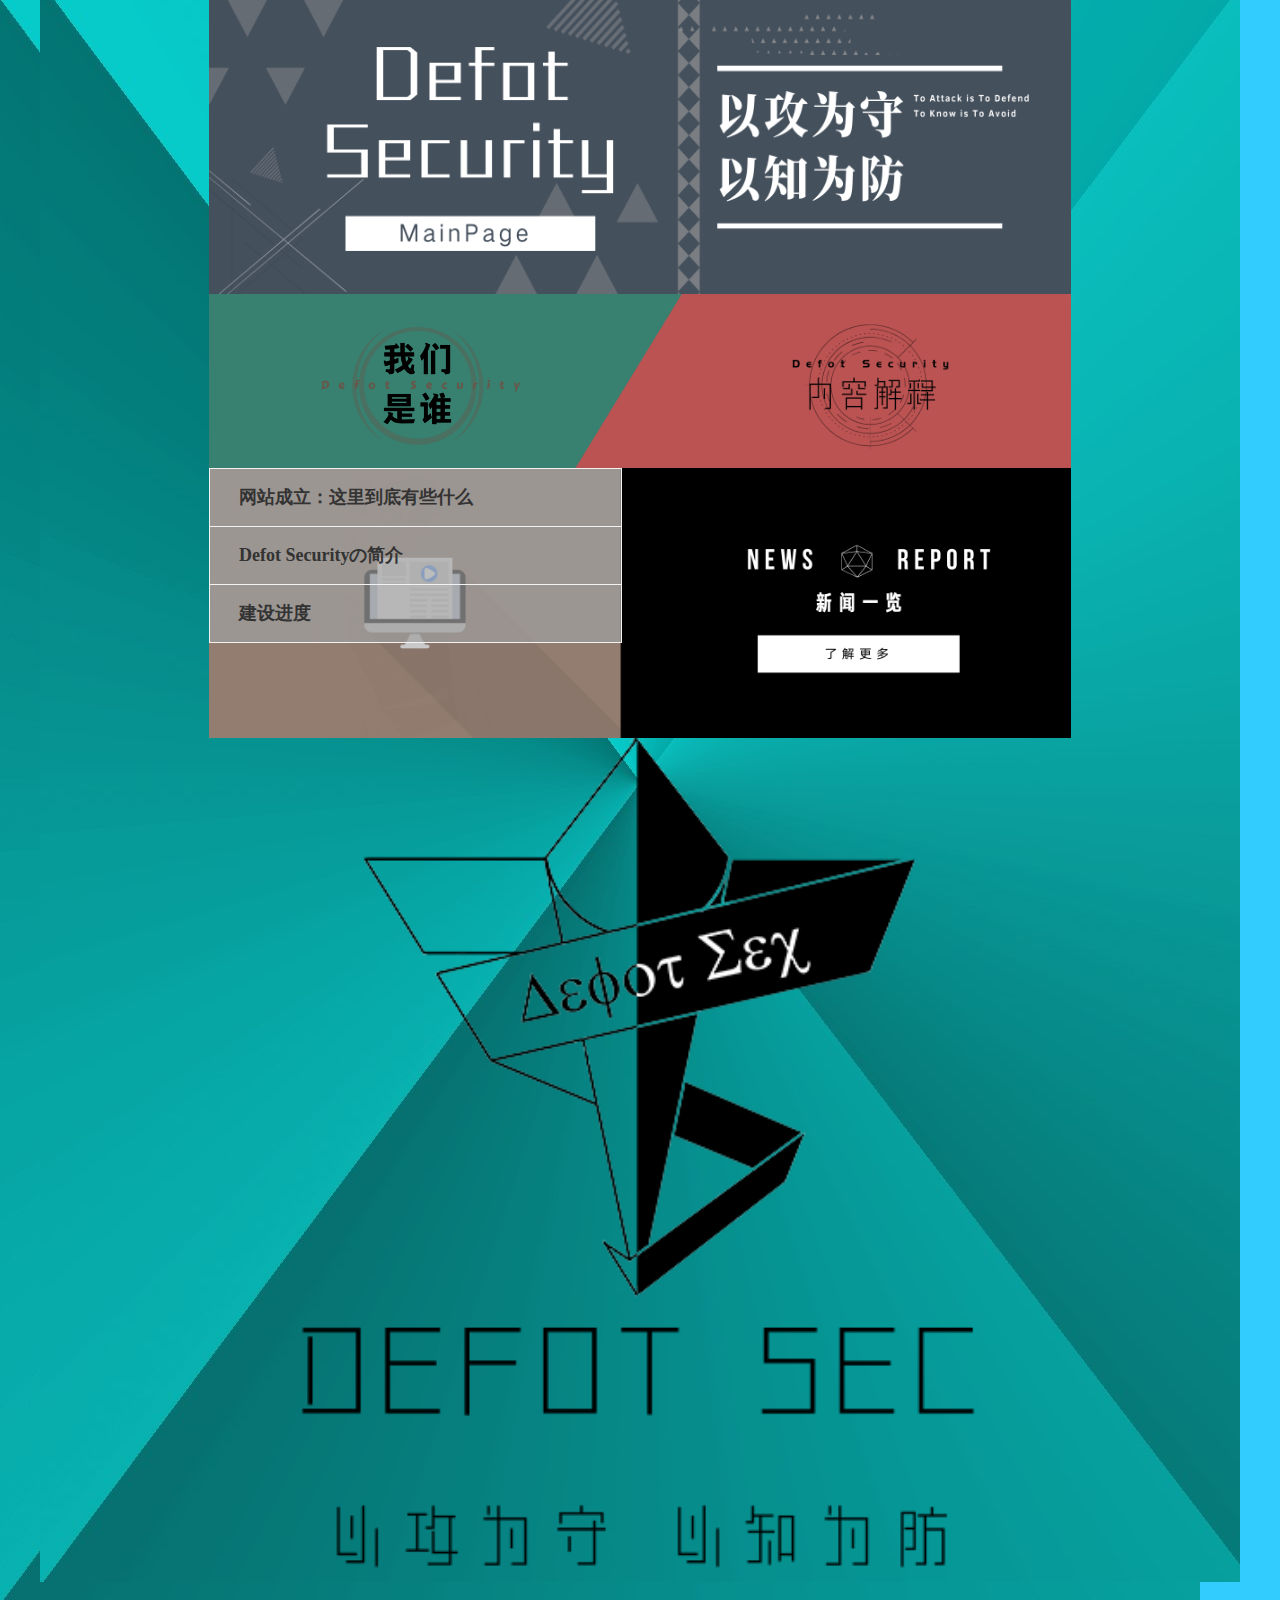
<file: index.html>
﻿<!DOCTYPE html>
<html>
  <head>
    <title>index</title>
    <meta http-equiv="X-UA-Compatible" content="IE=edge"/>
    <meta http-equiv="content-type" content="text/html; charset=utf-8"/>
    <meta name="apple-mobile-web-app-capable" content="yes"/>
    <link href="resources/css/jquery-ui-themes.css" type="text/css" rel="stylesheet"/>
    <link href="resources/css/axure_rp_page.css" type="text/css" rel="stylesheet"/>
    <link href="data/styles.css" type="text/css" rel="stylesheet"/>
    <link href="files/index/styles.css" type="text/css" rel="stylesheet"/>
    <script src="resources/scripts/jquery-1.7.1.min.js"></script>
    <script src="resources/scripts/jquery-ui-1.8.10.custom.min.js"></script>
    <script src="resources/scripts/prototypePre.js"></script>
    <script src="data/document.js"></script>
    <script src="resources/scripts/prototypePost.js"></script>
    <script src="files/index/data.js"></script>
    <script type="text/javascript">
      $axure.utils.getTransparentGifPath = function() { return 'resources/images/transparent.gif'; };
      $axure.utils.getOtherPath = function() { return 'resources/Other.html'; };
      $axure.utils.getReloadPath = function() { return 'resources/reload.html'; };
    </script>
  </head>
  <body>
    <div id="base" class="">

      <!-- Unnamed (图像) -->
      <div id="u0" class="ax_default image">
        <img id="u0_img" class="img " src="images/index/bg.jpg"/>
      </div>

      <!-- Banner (图像) -->
      <div id="u1" class="ax_default image" data-label="Banner">
        <img id="u1_img" class="img " src="images/index/banner_u1.png"/>
      </div>

      <!-- Unnamed (图像) -->
      <div id="u2" class="ax_default image">
        <img id="u2_img" class="img " src="images/index/u2.png"/>
      </div>

      <!-- Unnamed (图像) -->
      <div id="u3" class="ax_default image">
        <img id="u3_img" class="img " src="images/index/u3.png"/>
      </div>

      <!-- Unnamed (图像) -->
      <div id="u4" class="ax_default image">
        <img id="u4_img" class="img " src="images/index/u4.png"/>
      </div>

      <!-- 我们是谁热区 (图像热区) -->
      <div id="u5" class="ax_default" data-label="我们是谁热区">
      </div>

      <!-- Explain (图像热区) -->
      <div id="u6" class="ax_default" data-label="Explain">
      </div>

      <!-- 我们 (组合) -->
      <div id="u7" class="ax_default ax_default_hidden" data-label="我们" style="display:none; visibility: hidden" data-left="0" data-top="0" data-width="1" data-height="1">

        <!-- Unnamed (矩形) -->
        <div id="u8" class="ax_default box_3">
          <img id="u8_img" class="img " src="images/index/u8.png"/>
        </div>

        <!-- Unnamed (矩形) -->
        <div id="u9" class="ax_default _默认样式">
          <img id="u9_img" class="img " src="images/index/u9.png"/>
          <div id="u9_text" class="text ">
            <p style="font-size:16px;line-height:28px;"><span style="font-family:'微软雅黑 Bold', '微软雅黑';font-weight:700;">Defot Security</span></p><p style="font-size:14px;line-height:24px;"><span style="font-family:'微软雅黑';font-weight:400;">非营利性的网络安全组织，旨在普及网络安全知识与技能。</span></p><p style="font-size:14px;line-height:24px;"><span style="font-family:'微软雅黑';font-weight:400;"><br></span></p>
          </div>
        </div>

        <!-- Unnamed (矩形) -->
        <div id="u10" class="ax_default link_button">
          <img id="u10_img" class="img " src="images/index/u10.png"/>
          <div id="u10_text" class="text ">
            <p><span>了解更多</span></p>
          </div>
        </div>
      </div>

      <!-- 内容 (组合) -->
      <div id="u11" class="ax_default ax_default_hidden" data-label="内容" style="display:none; visibility: hidden" data-left="0" data-top="0" data-width="1" data-height="1">

        <!-- Unnamed (矩形) -->
        <div id="u12" class="ax_default box_3">
          <img id="u12_img" class="img " src="images/index/u12.png"/>
        </div>

        <!-- Unnamed (矩形) -->
        <div id="u13" class="ax_default _默认样式">
          <img id="u13_img" class="img " src="images/index/u13.png"/>
          <div id="u13_text" class="text ">
            <p style="font-size:16px;line-height:28px;"><span style="font-family:'微软雅黑 Bold', '微软雅黑';font-weight:700;">Defot Security Main Page</span></p><p style="font-size:14px;line-height:24px;"><span style="font-family:'微软雅黑';font-weight:400;">更通俗的网络安全知识、更易懂的网络安全小技能，以及一些鲜为人知的真相和数据。</span></p><p style="font-size:14px;line-height:24px;"><span style="font-family:'微软雅黑';font-weight:400;"><br></span></p>
          </div>
        </div>

        <!-- Unnamed (矩形) -->
        <div id="u14" class="ax_default link_button">
          <img id="u14_img" class="img " src="images/index/u10.png"/>
          <div id="u14_text" class="text ">
            <p><span>了解更多</span></p>
          </div>
        </div>
      </div>

      <!-- Unnamed (图像) -->
      <div id="u15" class="ax_default image">
        <img id="u15_img" class="img " src="images/index/u15.png"/>
      </div>

      <!-- bg (矩形) -->
      <div id="u16" class="ax_default _默认样式" data-label="bg">
        <img id="u16_img" class="img " src="images/index/bg_u16.png"/>
        <div id="u16_text" class="text ">
          <p><span>网站成立：这里到底有些什么</span></p>
        </div>
      </div>

      <!-- bg (矩形) -->
      <div id="u17" class="ax_default _默认样式" data-label="bg">
        <img id="u17_img" class="img " src="images/index/bg_u16.png"/>
        <div id="u17_text" class="text ">
          <p><span>Defot Securityの简介</span></p>
        </div>
      </div>

      <!-- bg (矩形) -->
      <div id="u18" class="ax_default _默认样式" data-label="bg">
        <img id="u18_img" class="img " src="images/index/bg_u16.png"/>
        <div id="u18_text" class="text ">
          <p><span>建设进度</span></p>
        </div>
      </div>

      <!-- LOGO (图像) -->
      <div id="u19" class="ax_default image" data-label="LOGO">
        <img id="u19_img" class="img " src="images/index/logo_u19.png"/>
      </div>

      <!-- NewLearnMore (图像热区) -->
      <div id="u20" class="ax_default" data-label="NewLearnMore">
      </div>
    </div>
  </body>
</html>
</file>
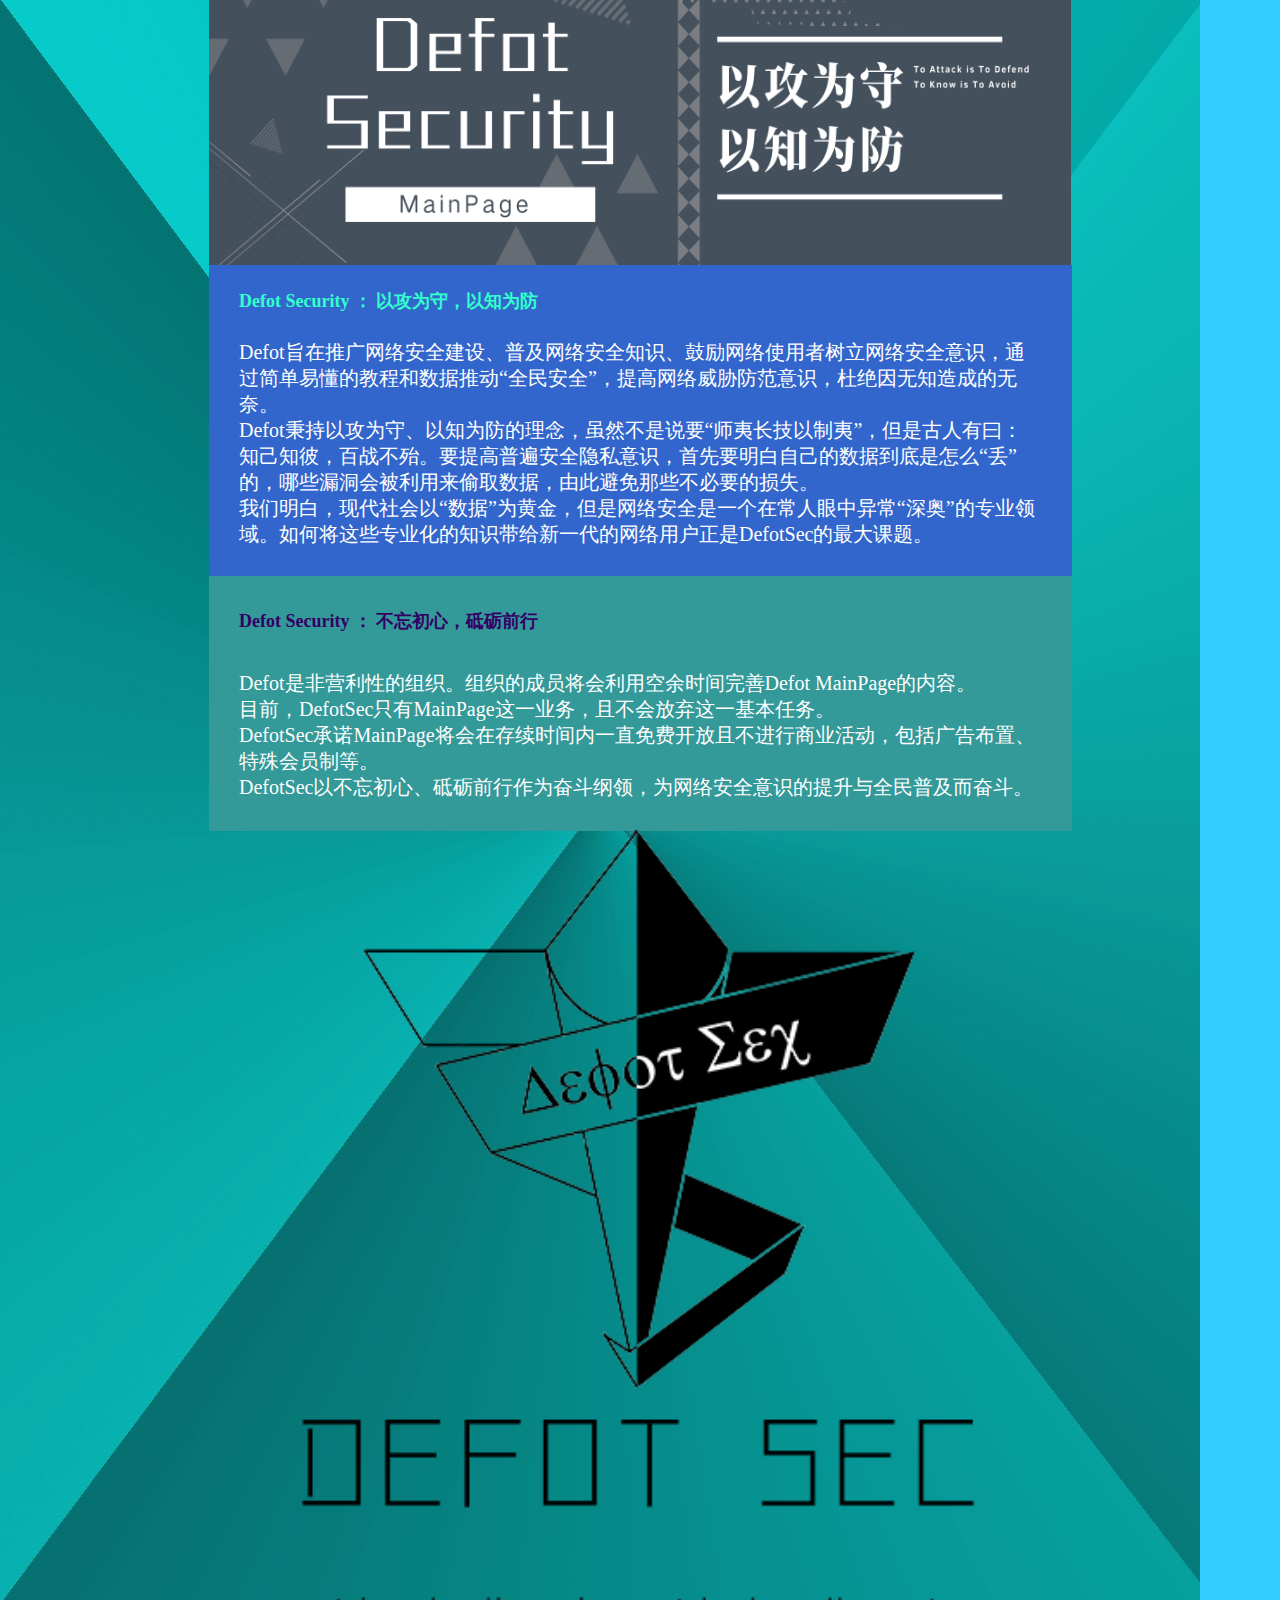
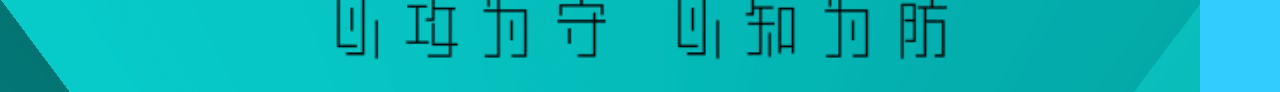
<file: about.html>
﻿<!DOCTYPE html>
<html>
  <head>
    <title>About</title>
    <meta http-equiv="X-UA-Compatible" content="IE=edge"/>
    <meta http-equiv="content-type" content="text/html; charset=utf-8"/>
    <meta name="apple-mobile-web-app-capable" content="yes"/>
    <link href="resources/css/jquery-ui-themes.css" type="text/css" rel="stylesheet"/>
    <link href="resources/css/axure_rp_page.css" type="text/css" rel="stylesheet"/>
    <link href="data/styles.css" type="text/css" rel="stylesheet"/>
    <link href="files/about/styles.css" type="text/css" rel="stylesheet"/>
    <script src="resources/scripts/jquery-1.7.1.min.js"></script>
    <script src="resources/scripts/jquery-ui-1.8.10.custom.min.js"></script>
    <script src="resources/scripts/prototypePre.js"></script>
    <script src="data/document.js"></script>
    <script src="resources/scripts/prototypePost.js"></script>
    <script src="files/about/data.js"></script>
    <script type="text/javascript">
      $axure.utils.getTransparentGifPath = function() { return 'resources/images/transparent.gif'; };
      $axure.utils.getOtherPath = function() { return 'resources/Other.html'; };
      $axure.utils.getReloadPath = function() { return 'resources/reload.html'; };
    </script>
  </head>
  <body>
    <div id="base" class="">

      <!-- About2 (组合) -->
      <div id="u38" class="ax_default" data-label="About2" data-left="169" data-top="575" data-width="863" data-height="256">

        <!-- Unnamed (矩形) -->
        <div id="u39" class="ax_default box_3">
          <img id="u39_img" class="img " src="images/about/u39.png"/>
        </div>

        <!-- bg (矩形) -->
        <div id="u40" class="ax_default _默认样式" data-label="bg">
          <img id="u40_img" class="img " src="images/about/bg_u40.png"/>
          <div id="u40_text" class="text ">
            <p><span>Defot Security ： 不忘初心，砥砺前行</span></p>
          </div>
        </div>

        <!-- text (矩形) -->
        <div id="u41" class="ax_default _默认样式" data-label="text">
          <img id="u41_img" class="img " src="images/about/text_u41.png"/>
          <div id="u41_text" class="text ">
            <p><span>Defot是非营利性的组织。组织的成员将会利用空余时间完善Defot MainPage的内容。</span></p><p><span>目前，DefotSec只有MainPage这一业务，且不会放弃这一基本任务。</span></p><p><span>DefotSec承诺MainPage将会在存续时间内一直免费开放且不进行商业活动，包括广告布置、特殊会员制等。</span></p><p><span>DefotSec以不忘初心、砥砺前行作为奋斗纲领，为网络安全意识的提升与全民普及而奋斗。</span></p>
          </div>
        </div>
      </div>

      <!-- About (组合) -->
      <div id="u42" class="ax_default" data-label="About" data-left="169" data-top="265" data-width="863" data-height="311">

        <!-- Unnamed (矩形) -->
        <div id="u43" class="ax_default box_3">
          <img id="u43_img" class="img " src="images/about/u43.png"/>
        </div>

        <!-- bg (矩形) -->
        <div id="u44" class="ax_default _默认样式" data-label="bg">
          <img id="u44_img" class="img " src="images/about/bg_u44.png"/>
          <div id="u44_text" class="text ">
            <p><span>Defot Security ： 以攻为守，以知为防</span></p>
          </div>
        </div>

        <!-- text (矩形) -->
        <div id="u45" class="ax_default _默认样式" data-label="text">
          <img id="u45_img" class="img " src="images/about/text_u45.png"/>
          <div id="u45_text" class="text ">
            <p><span>Defot旨在推广网络安全建设、普及网络安全知识、鼓励网络使用者树立网络安全意识，通过简单易懂的教程和数据推动“全民安全”，提高网络威胁防范意识，杜绝因无知造成的无奈。</span></p><p><span>Defot秉持以攻为守、以知为防的理念，虽然不是说要“师夷长技以制夷”，但是古人有曰：知己知彼，百战不殆。要提高普遍安全隐私意识，首先要明白自己的数据到底是怎么“丢”的，哪些漏洞会被利用来偷取数据，由此避免那些不必要的损失。</span></p><p><span>我们明白，现代社会以“数据”为黄金，但是网络安全是一个在常人眼中异常“深奥”的专业领域。如何将这些专业化的知识带给新一代的网络用户正是DefotSec的最大课题。</span></p>
          </div>
        </div>
      </div>

      <!-- Banner (图像) -->
      <div id="u46" class="ax_default image" data-label="Banner">
        <img id="u46_img" class="img " src="images/index/banner_u1.png"/>
      </div>

      <!-- LOGO (图像) -->
      <div id="u47" class="ax_default image" data-label="LOGO">
        <img id="u47_img" class="img " src="images/index/logo_u19.png"/>
      </div>
    </div>
  </body>
</html>
</file>
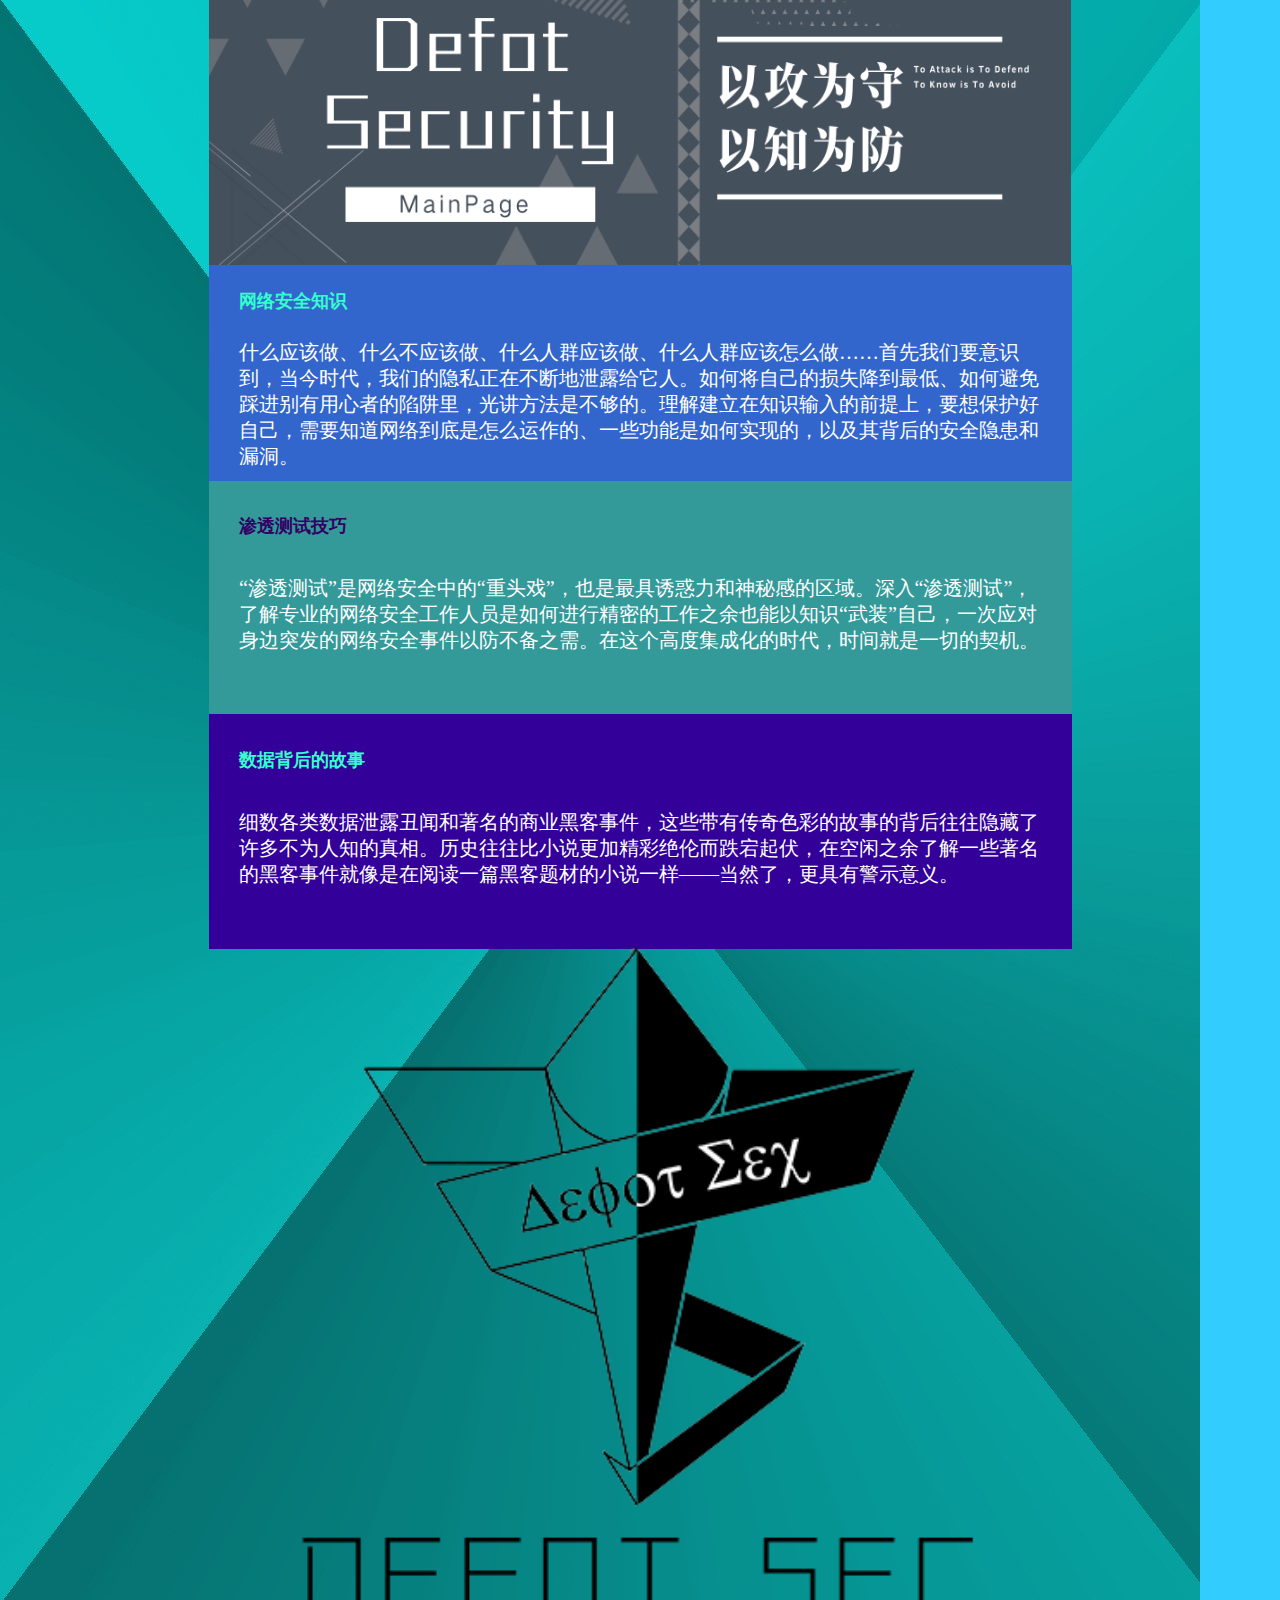
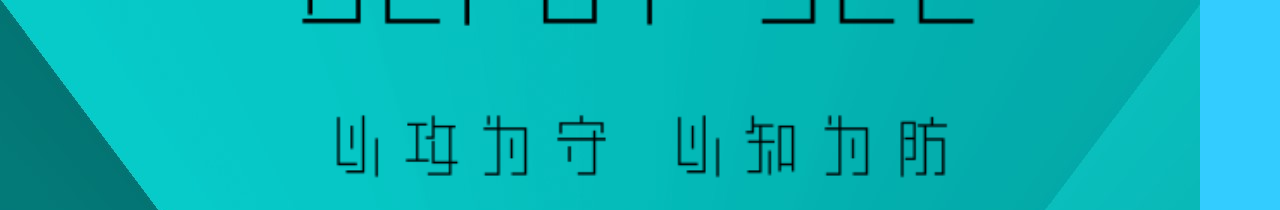
<file: explain.html>
﻿<!DOCTYPE html>
<html>
  <head>
    <title>Explain</title>
    <meta http-equiv="X-UA-Compatible" content="IE=edge"/>
    <meta http-equiv="content-type" content="text/html; charset=utf-8"/>
    <meta name="apple-mobile-web-app-capable" content="yes"/>
    <link href="resources/css/jquery-ui-themes.css" type="text/css" rel="stylesheet"/>
    <link href="resources/css/axure_rp_page.css" type="text/css" rel="stylesheet"/>
    <link href="data/styles.css" type="text/css" rel="stylesheet"/>
    <link href="files/explain/styles.css" type="text/css" rel="stylesheet"/>
    <script src="resources/scripts/jquery-1.7.1.min.js"></script>
    <script src="resources/scripts/jquery-ui-1.8.10.custom.min.js"></script>
    <script src="resources/scripts/prototypePre.js"></script>
    <script src="data/document.js"></script>
    <script src="resources/scripts/prototypePost.js"></script>
    <script src="files/explain/data.js"></script>
    <script type="text/javascript">
      $axure.utils.getTransparentGifPath = function() { return 'resources/images/transparent.gif'; };
      $axure.utils.getOtherPath = function() { return 'resources/Other.html'; };
      $axure.utils.getReloadPath = function() { return 'resources/reload.html'; };
    </script>
  </head>
  <body>
    <div id="base" class="">

      <!-- Banner (图像) -->
      <div id="u48" class="ax_default image" data-label="Banner">
        <img id="u48_img" class="img " src="images/index/banner_u1.png"/>
      </div>

      <!-- About2 (组合) -->
      <div id="u49" class="ax_default" data-label="About2" data-left="169" data-top="480" data-width="863" data-height="235">

        <!-- Unnamed (矩形) -->
        <div id="u50" class="ax_default box_3">
          <img id="u50_img" class="img " src="images/explain/u50.png"/>
        </div>

        <!-- bg (矩形) -->
        <div id="u51" class="ax_default _默认样式" data-label="bg">
          <img id="u51_img" class="img " src="images/about/bg_u40.png"/>
          <div id="u51_text" class="text ">
            <p><span>渗透测试技巧</span></p>
          </div>
        </div>

        <!-- text (矩形) -->
        <div id="u52" class="ax_default _默认样式" data-label="text">
          <img id="u52_img" class="img " src="images/explain/text_u52.png"/>
          <div id="u52_text" class="text ">
            <p><span>“渗透测试”是网络安全中的“重头戏”，也是最具诱惑力和神秘感的区域。深入“渗透测试”，了解专业的网络安全工作人员是如何进行精密的工作之余也能以知识“武装”自己，一次应对身边突发的网络安全事件以防不备之需。在这个高度集成化的时代，时间就是一切的契机。</span></p>
          </div>
        </div>
      </div>

      <!-- About (组合) -->
      <div id="u53" class="ax_default" data-label="About" data-left="169" data-top="265" data-width="863" data-height="216">

        <!-- Unnamed (矩形) -->
        <div id="u54" class="ax_default box_3">
          <img id="u54_img" class="img " src="images/explain/u54.png"/>
        </div>

        <!-- bg (矩形) -->
        <div id="u55" class="ax_default _默认样式" data-label="bg">
          <img id="u55_img" class="img " src="images/about/bg_u44.png"/>
          <div id="u55_text" class="text ">
            <p><span>网络安全知识</span></p>
          </div>
        </div>

        <!-- text (矩形) -->
        <div id="u56" class="ax_default _默认样式" data-label="text">
          <img id="u56_img" class="img " src="images/explain/text_u56.png"/>
          <div id="u56_text" class="text ">
            <p><span>什么应该做、什么不应该做、什么人群应该做、什么人群应该怎么做……首先我们要意识到，当今时代，我们的隐私正在不断地泄露给它人。如何将自己的损失降到最低、如何避免踩进别有用心者的陷阱里，光讲方法是不够的。理解建立在知识输入的前提上，要想保护好自己，需要知道网络到底是怎么运作的、一些功能是如何实现的，以及其背后的安全隐患和漏洞。</span></p>
          </div>
        </div>
      </div>

      <!-- About3 (组合) -->
      <div id="u57" class="ax_default" data-label="About3" data-left="169" data-top="714" data-width="863" data-height="235">

        <!-- Unnamed (矩形) -->
        <div id="u58" class="ax_default box_3">
          <img id="u58_img" class="img " src="images/explain/u58.png"/>
        </div>

        <!-- bg (矩形) -->
        <div id="u59" class="ax_default _默认样式" data-label="bg">
          <img id="u59_img" class="img " src="images/explain/bg_u59.png"/>
          <div id="u59_text" class="text ">
            <p><span>数据背后的故事</span></p>
          </div>
        </div>

        <!-- text (矩形) -->
        <div id="u60" class="ax_default _默认样式" data-label="text">
          <img id="u60_img" class="img " src="images/explain/text_u60.png"/>
          <div id="u60_text" class="text ">
            <p><span>细数各类数据泄露丑闻和著名的商业黑客事件，这些带有传奇色彩的故事的背后往往隐藏了许多不为人知的真相。历史往往比小说更加精彩绝伦而跌宕起伏，在空闲之余了解一些著名的黑客事件就像是在阅读一篇黑客题材的小说一样——当然了，更具有警示意义。</span></p>
          </div>
        </div>
      </div>

      <!-- LOGO (图像) -->
      <div id="u61" class="ax_default image" data-label="LOGO">
        <img id="u61_img" class="img " src="images/index/logo_u19.png"/>
      </div>
    </div>
  </body>
</html>
</file>
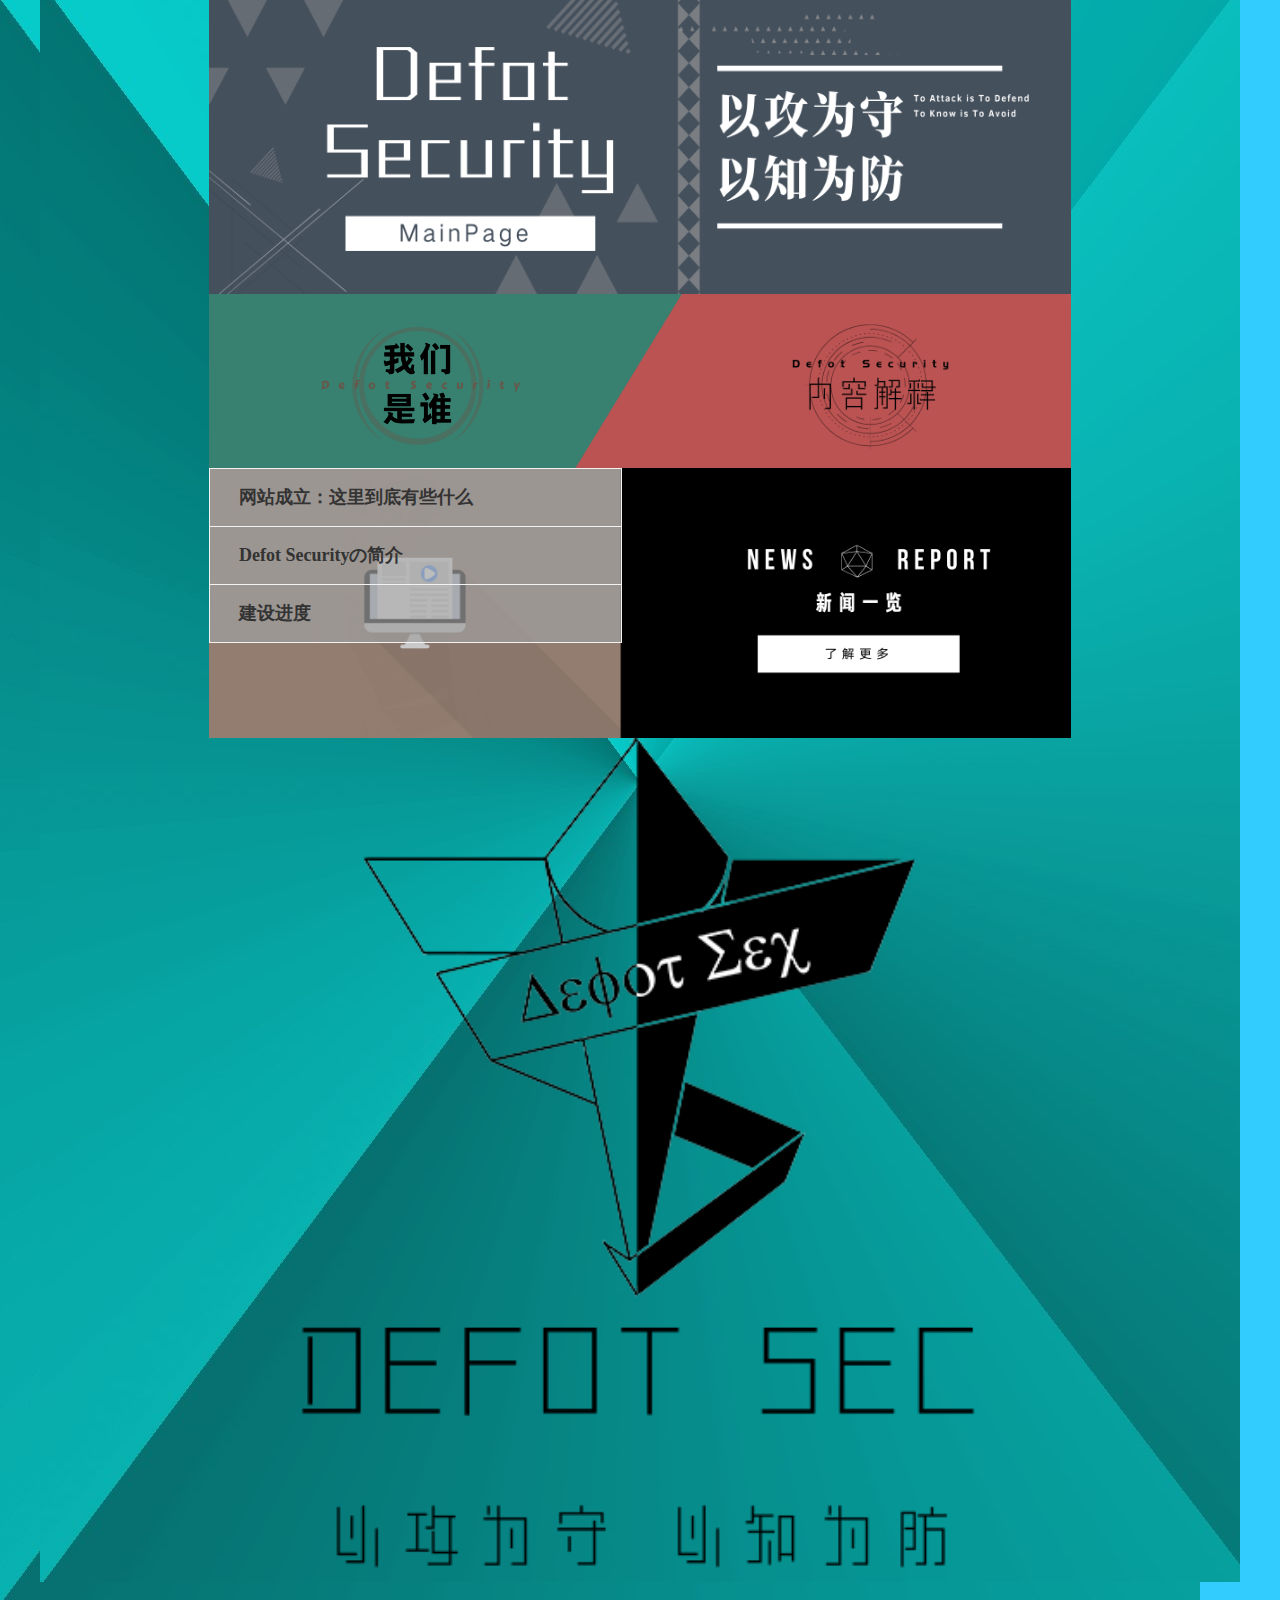
<file: home.html>
﻿<!DOCTYPE html>
<html>
  <head>
    <title>Home</title>
    <meta http-equiv="X-UA-Compatible" content="IE=edge"/>
    <meta http-equiv="content-type" content="text/html; charset=utf-8"/>
    <meta name="apple-mobile-web-app-capable" content="yes"/>
    <link href="resources/css/jquery-ui-themes.css" type="text/css" rel="stylesheet"/>
    <link href="resources/css/axure_rp_page.css" type="text/css" rel="stylesheet"/>
    <link href="data/styles.css" type="text/css" rel="stylesheet"/>
    <link href="files/home/styles.css" type="text/css" rel="stylesheet"/>
    <script src="resources/scripts/jquery-1.7.1.min.js"></script>
    <script src="resources/scripts/jquery-ui-1.8.10.custom.min.js"></script>
    <script src="resources/scripts/prototypePre.js"></script>
    <script src="data/document.js"></script>
    <script src="resources/scripts/prototypePost.js"></script>
    <script src="files/home/data.js"></script>
    <script type="text/javascript">
      $axure.utils.getTransparentGifPath = function() { return 'resources/images/transparent.gif'; };
      $axure.utils.getOtherPath = function() { return 'resources/Other.html'; };
      $axure.utils.getReloadPath = function() { return 'resources/reload.html'; };
    </script>
  </head>
  <body>
    <div id="base" class="">

      <!-- Unnamed (图像) -->
      <div id="u0" class="ax_default image">
        <img id="u0_img" class="img " src="images/home/bg.jpg"/>
      </div>

      <!-- 第一Banner (图像) -->
      <div id="u1" class="ax_default image" data-label="第一Banner">
        <img id="u1_img" class="img " src="images/home/__banner_u1.png"/>
      </div>

      <!-- Unnamed (图像) -->
      <div id="u2" class="ax_default image">
        <img id="u2_img" class="img " src="images/home/u2.png"/>
      </div>

      <!-- Unnamed (图像) -->
      <div id="u3" class="ax_default image">
        <img id="u3_img" class="img " src="images/home/u3.png"/>
      </div>

      <!-- Unnamed (图像) -->
      <div id="u4" class="ax_default image">
        <img id="u4_img" class="img " src="images/home/u4.png"/>
      </div>

      <!-- 我们是谁热区 (图像热区) -->
      <div id="u5" class="ax_default" data-label="我们是谁热区">
      </div>

      <!-- Explain (图像热区) -->
      <div id="u6" class="ax_default" data-label="Explain">
      </div>

      <!-- 我们 (组合) -->
      <div id="u7" class="ax_default ax_default_hidden" data-label="我们" style="display:none; visibility: hidden" data-left="0" data-top="0" data-width="1" data-height="1">

        <!-- Unnamed (矩形) -->
        <div id="u8" class="ax_default box_3">
          <img id="u8_img" class="img " src="images/home/u8.png"/>
        </div>

        <!-- Unnamed (矩形) -->
        <div id="u9" class="ax_default _默认样式">
          <img id="u9_img" class="img " src="images/home/u9.png"/>
          <div id="u9_text" class="text ">
            <p style="font-size:16px;line-height:28px;"><span style="font-family:'微软雅黑 Bold', '微软雅黑 Regular', '微软雅黑';font-weight:700;">Defot Security</span></p><p style="font-size:14px;line-height:24px;"><span style="font-family:'微软雅黑';font-weight:400;">非营利性的网络安全组织，旨在普及网络安全知识与技能。</span></p><p style="font-size:14px;line-height:24px;"><span style="font-family:'微软雅黑';font-weight:400;"><br></span></p>
          </div>
        </div>

        <!-- Unnamed (矩形) -->
        <div id="u10" class="ax_default link_button">
          <img id="u10_img" class="img " src="images/home/u10.png"/>
          <div id="u10_text" class="text ">
            <p><span>了解更多</span></p>
          </div>
        </div>
      </div>

      <!-- 内容 (组合) -->
      <div id="u11" class="ax_default ax_default_hidden" data-label="内容" style="display:none; visibility: hidden" data-left="0" data-top="0" data-width="1" data-height="1">

        <!-- Unnamed (矩形) -->
        <div id="u12" class="ax_default box_3">
          <img id="u12_img" class="img " src="images/home/u12.png"/>
        </div>

        <!-- Unnamed (矩形) -->
        <div id="u13" class="ax_default _默认样式">
          <img id="u13_img" class="img " src="images/home/u13.png"/>
          <div id="u13_text" class="text ">
            <p style="font-size:16px;line-height:28px;"><span style="font-family:'微软雅黑 Bold', '微软雅黑 Regular', '微软雅黑';font-weight:700;">Defot Security Main Page</span></p><p style="font-size:14px;line-height:24px;"><span style="font-family:'微软雅黑';font-weight:400;">更通俗的网络安全知识、更易懂的网络安全小技能，以及一些鲜为人知的真相和数据。</span></p><p style="font-size:14px;line-height:24px;"><span style="font-family:'微软雅黑';font-weight:400;"><br></span></p>
          </div>
        </div>

        <!-- Unnamed (矩形) -->
        <div id="u14" class="ax_default link_button">
          <img id="u14_img" class="img " src="images/home/u10.png"/>
          <div id="u14_text" class="text ">
            <p><span>了解更多</span></p>
          </div>
        </div>
      </div>

      <!-- Unnamed (图像) -->
      <div id="u15" class="ax_default image">
        <img id="u15_img" class="img " src="images/home/u15.png"/>
      </div>

      <!-- bg (矩形) -->
      <div id="u16" class="ax_default _默认样式" data-label="bg">
        <img id="u16_img" class="img " src="images/home/bg_u16.png"/>
        <div id="u16_text" class="text ">
          <p><span>网站成立：这里到底有些什么</span></p>
        </div>
      </div>

      <!-- bg (矩形) -->
      <div id="u17" class="ax_default _默认样式" data-label="bg">
        <img id="u17_img" class="img " src="images/home/bg_u16.png"/>
        <div id="u17_text" class="text ">
          <p><span>Defot Securityの简介</span></p>
        </div>
      </div>

      <!-- bg (矩形) -->
      <div id="u18" class="ax_default _默认样式" data-label="bg">
        <img id="u18_img" class="img " src="images/home/bg_u16.png"/>
        <div id="u18_text" class="text ">
          <p><span>建设进度</span></p>
        </div>
      </div>

      <!-- LOGO (图像) -->
      <div id="u19" class="ax_default image" data-label="LOGO">
        <img id="u19_img" class="img " src="images/home/logo_u19.png"/>
      </div>

      <!-- NewLearnMore (图像热区) -->
      <div id="u20" class="ax_default" data-label="NewLearnMore">
      </div>
    </div>
  </body>
</html>
</file>
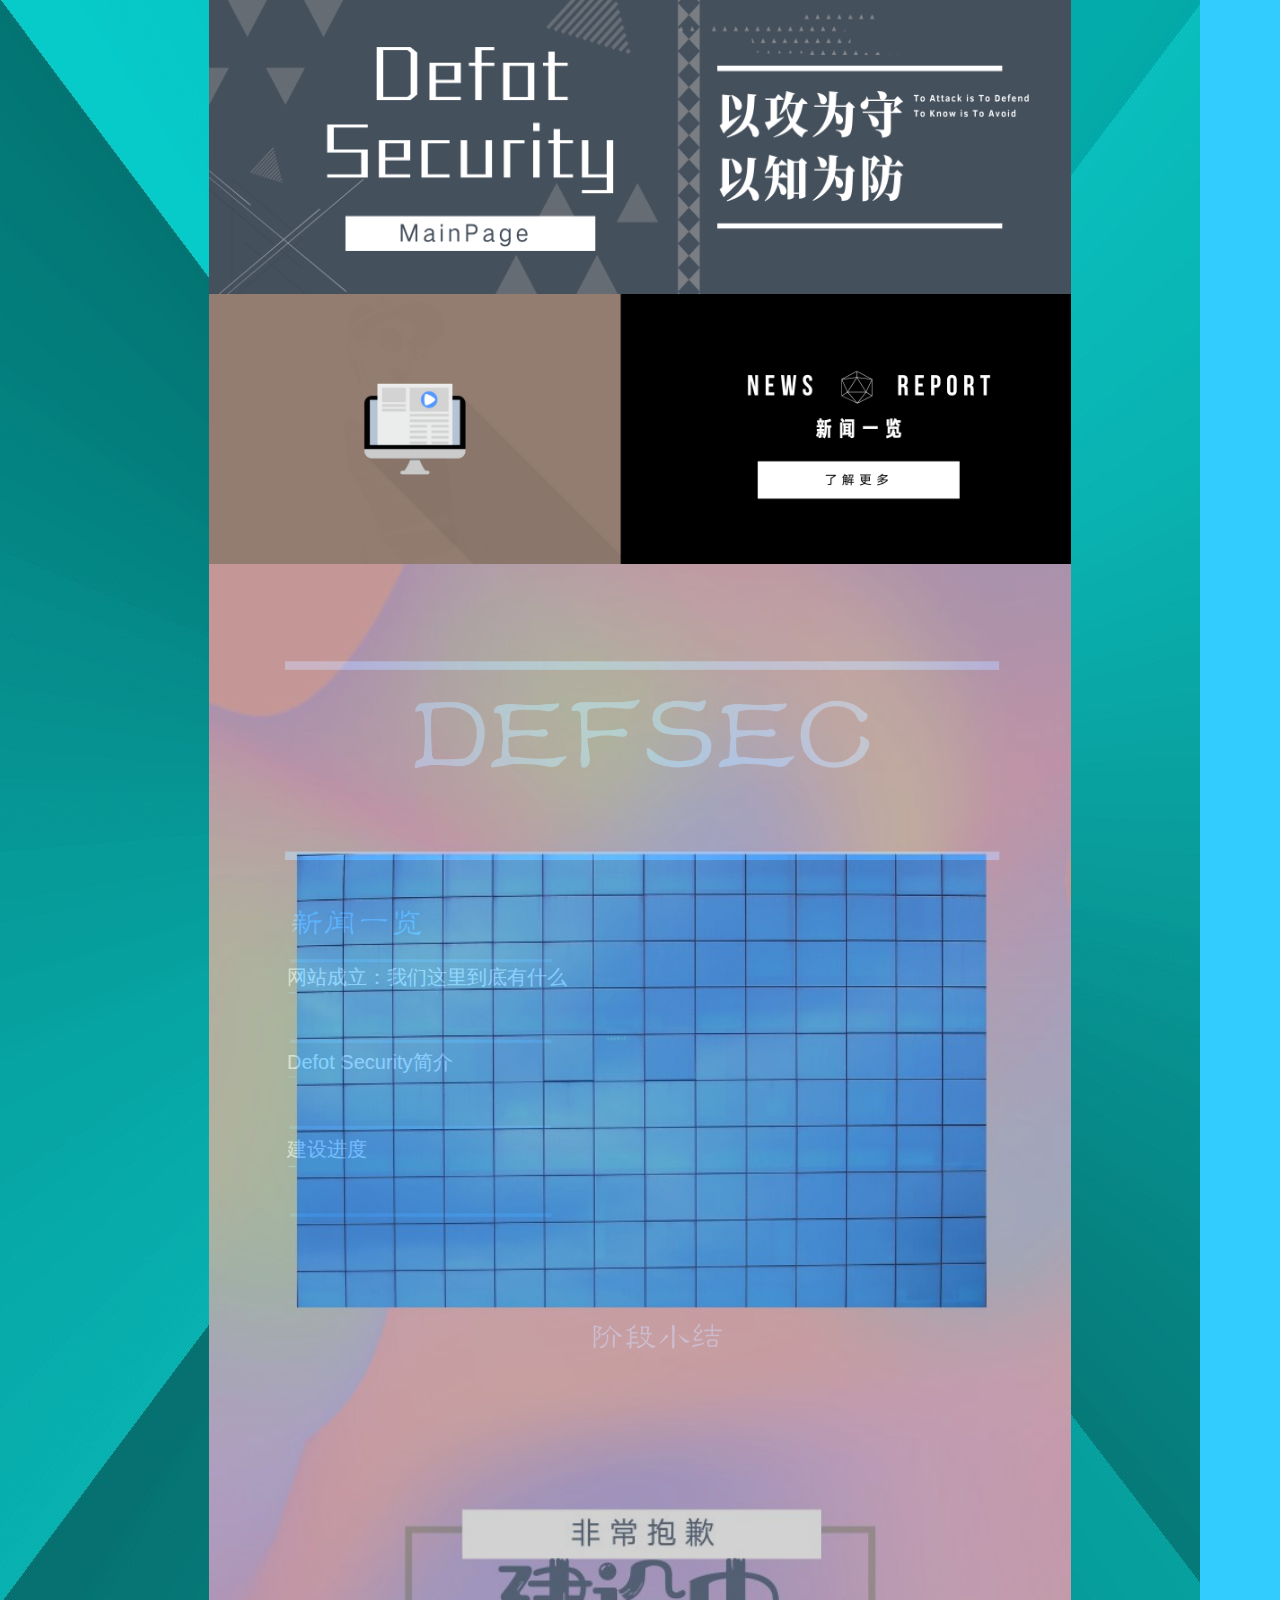
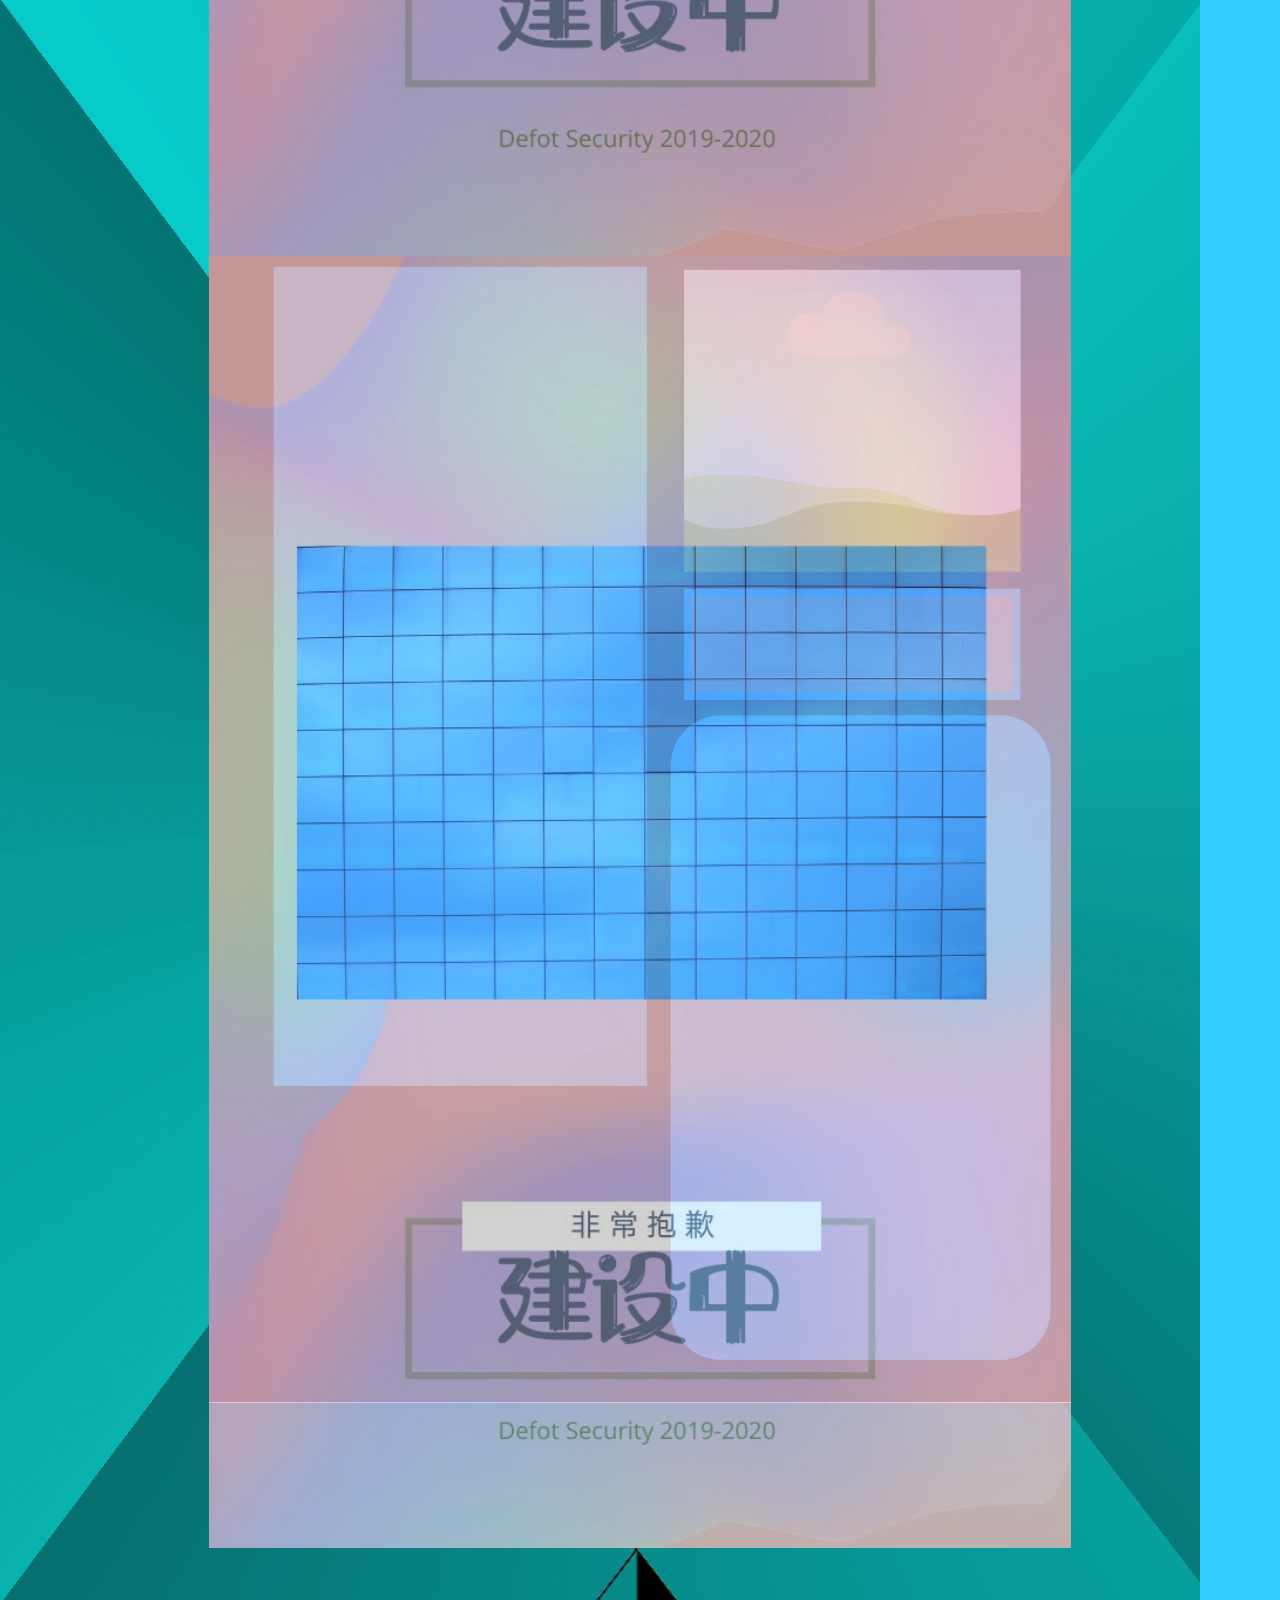
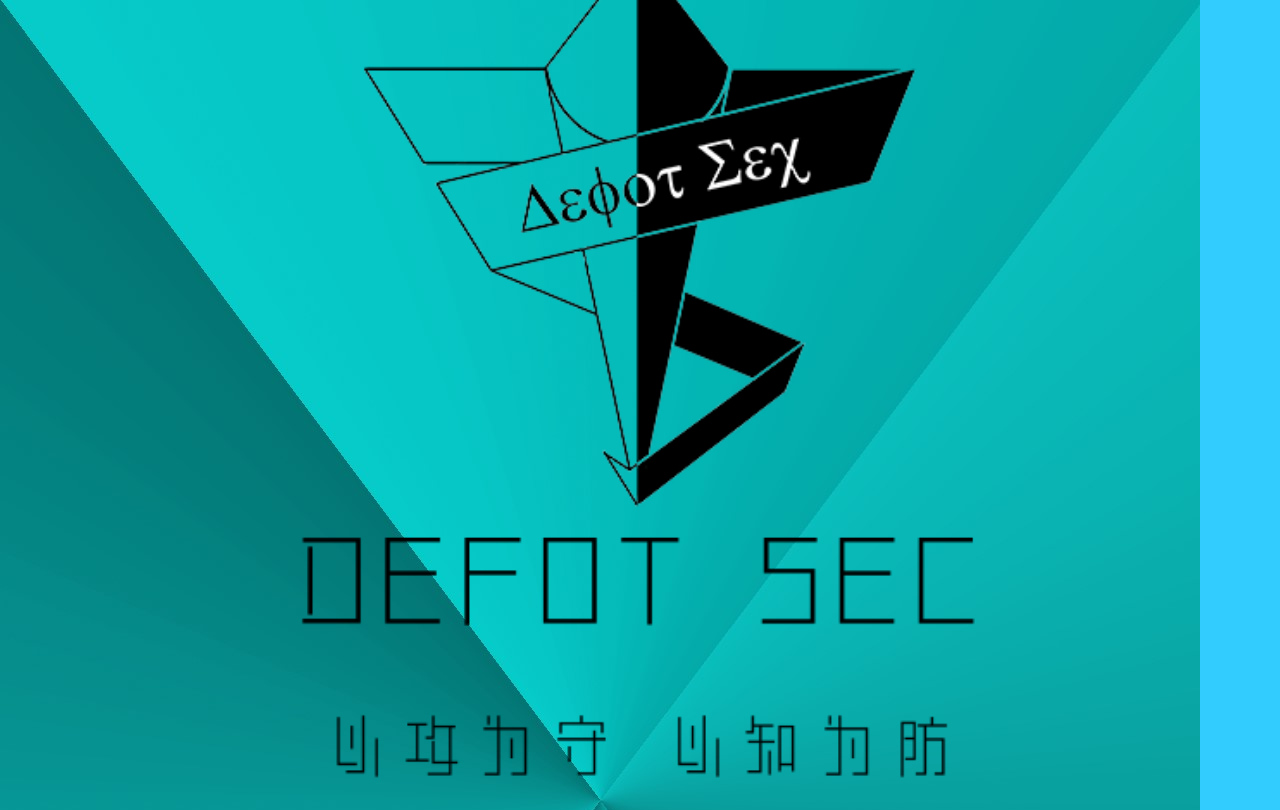
<file: news.html>
﻿<!DOCTYPE html>
<html>
  <head>
    <title>News</title>
    <meta http-equiv="X-UA-Compatible" content="IE=edge"/>
    <meta http-equiv="content-type" content="text/html; charset=utf-8"/>
    <meta name="apple-mobile-web-app-capable" content="yes"/>
    <link href="resources/css/jquery-ui-themes.css" type="text/css" rel="stylesheet"/>
    <link href="resources/css/axure_rp_page.css" type="text/css" rel="stylesheet"/>
    <link href="data/styles.css" type="text/css" rel="stylesheet"/>
    <link href="files/news/styles.css" type="text/css" rel="stylesheet"/>
    <script src="resources/scripts/jquery-1.7.1.min.js"></script>
    <script src="resources/scripts/jquery-ui-1.8.10.custom.min.js"></script>
    <script src="resources/scripts/prototypePre.js"></script>
    <script src="data/document.js"></script>
    <script src="resources/scripts/prototypePost.js"></script>
    <script src="files/news/data.js"></script>
    <script type="text/javascript">
      $axure.utils.getTransparentGifPath = function() { return 'resources/images/transparent.gif'; };
      $axure.utils.getOtherPath = function() { return 'resources/Other.html'; };
      $axure.utils.getReloadPath = function() { return 'resources/reload.html'; };
    </script>
  </head>
  <body>
    <div id="base" class="">

      <!-- 新闻一览 (组合) -->
      <div id="u21" class="ax_default" data-label="新闻一览" data-left="169" data-top="294" data-width="863" data-height="271">

        <!-- Unnamed (图像) -->
        <div id="u22" class="ax_default image">
          <img id="u22_img" class="img " src="images/index/u15.png"/>
        </div>
      </div>

      <!-- Banner (图像) -->
      <div id="u23" class="ax_default image" data-label="Banner">
        <img id="u23_img" class="img " src="images/index/banner_u1.png"/>
      </div>

      <!-- Unnamed (图像) -->
      <div id="u24" class="ax_default image">
        <img id="u24_img" class="img " src="images/news/u24.png"/>
      </div>

      <!-- Unnamed (图像) -->
      <div id="u25" class="ax_default image">
        <img id="u25_img" class="img " src="images/news/u25.png"/>
      </div>

      <!-- Unnamed (矩形) -->
      <div id="u26" class="ax_default _文本">
        <img id="u26_img" class="img " src="images/news/u26.png"/>
        <div id="u26_text" class="text ">
          <p><span>网站成立：我们这里到底有什么</span></p>
        </div>
      </div>

      <!-- Unnamed (矩形) -->
      <div id="u27" class="ax_default _文本">
        <img id="u27_img" class="img " src="images/news/u26.png"/>
        <div id="u27_text" class="text ">
          <p><span>Defot Security简介</span></p>
        </div>
      </div>

      <!-- Unnamed (矩形) -->
      <div id="u28" class="ax_default _文本">
        <img id="u28_img" class="img " src="images/news/u26.png"/>
        <div id="u28_text" class="text ">
          <p><span>建设进度</span></p>
        </div>
      </div>

      <!-- Unnamed (图像) -->
      <div id="u29" class="ax_default image">
        <img id="u29_img" class="img " src="images/news/u29.jpg"/>
      </div>

      <!-- Unnamed (图像) -->
      <div id="u30" class="ax_default image">
        <img id="u30_img" class="img " src="images/news/u29.jpg"/>
      </div>

      <!-- 注意 (组合) -->
      <div id="u31" class="ax_default ax_default_hidden" data-label="注意" style="display:none; visibility: hidden" data-left="0" data-top="0" data-width="1" data-height="1">

        <!-- 注意1 (组合) -->
        <div id="u32" class="ax_default" data-label="注意1" data-left="0" data-top="0" data-width="1" data-height="1">

          <!-- Unnamed (矩形) -->
          <div id="u33" class="ax_default _形状2">
            <img id="u33_img" class="img " src="images/news/u33.png"/>
            <div id="u33_text" class="text ">
              <p><span>&nbsp;&nbsp; &nbsp; &nbsp; &nbsp;&nbsp; 注意</span></p>
            </div>
          </div>

          <!-- Unnamed (图像) -->
          <div id="u34" class="ax_default _图像">
            <img id="u34_img" class="img " src="images/news/u34.png"/>
          </div>
        </div>

        <!-- Unnamed (矩形) -->
        <div id="u35" class="ax_default _文本2">
          <img id="u35_img" class="img " src="images/news/u35.png"/>
          <div id="u35_text" class="text ">
            <p><span>本页面仍在建设中</span></p>
          </div>
        </div>

        <!-- Unnamed (图像) -->
        <div id="u36" class="ax_default _图像">
          <img id="u36_img" class="img " src="images/news/u36.png"/>
        </div>
      </div>

      <!-- LOGO (图像) -->
      <div id="u37" class="ax_default image" data-label="LOGO">
        <img id="u37_img" class="img " src="images/index/logo_u19.png"/>
      </div>
    </div>
  </body>
</html>
</file>
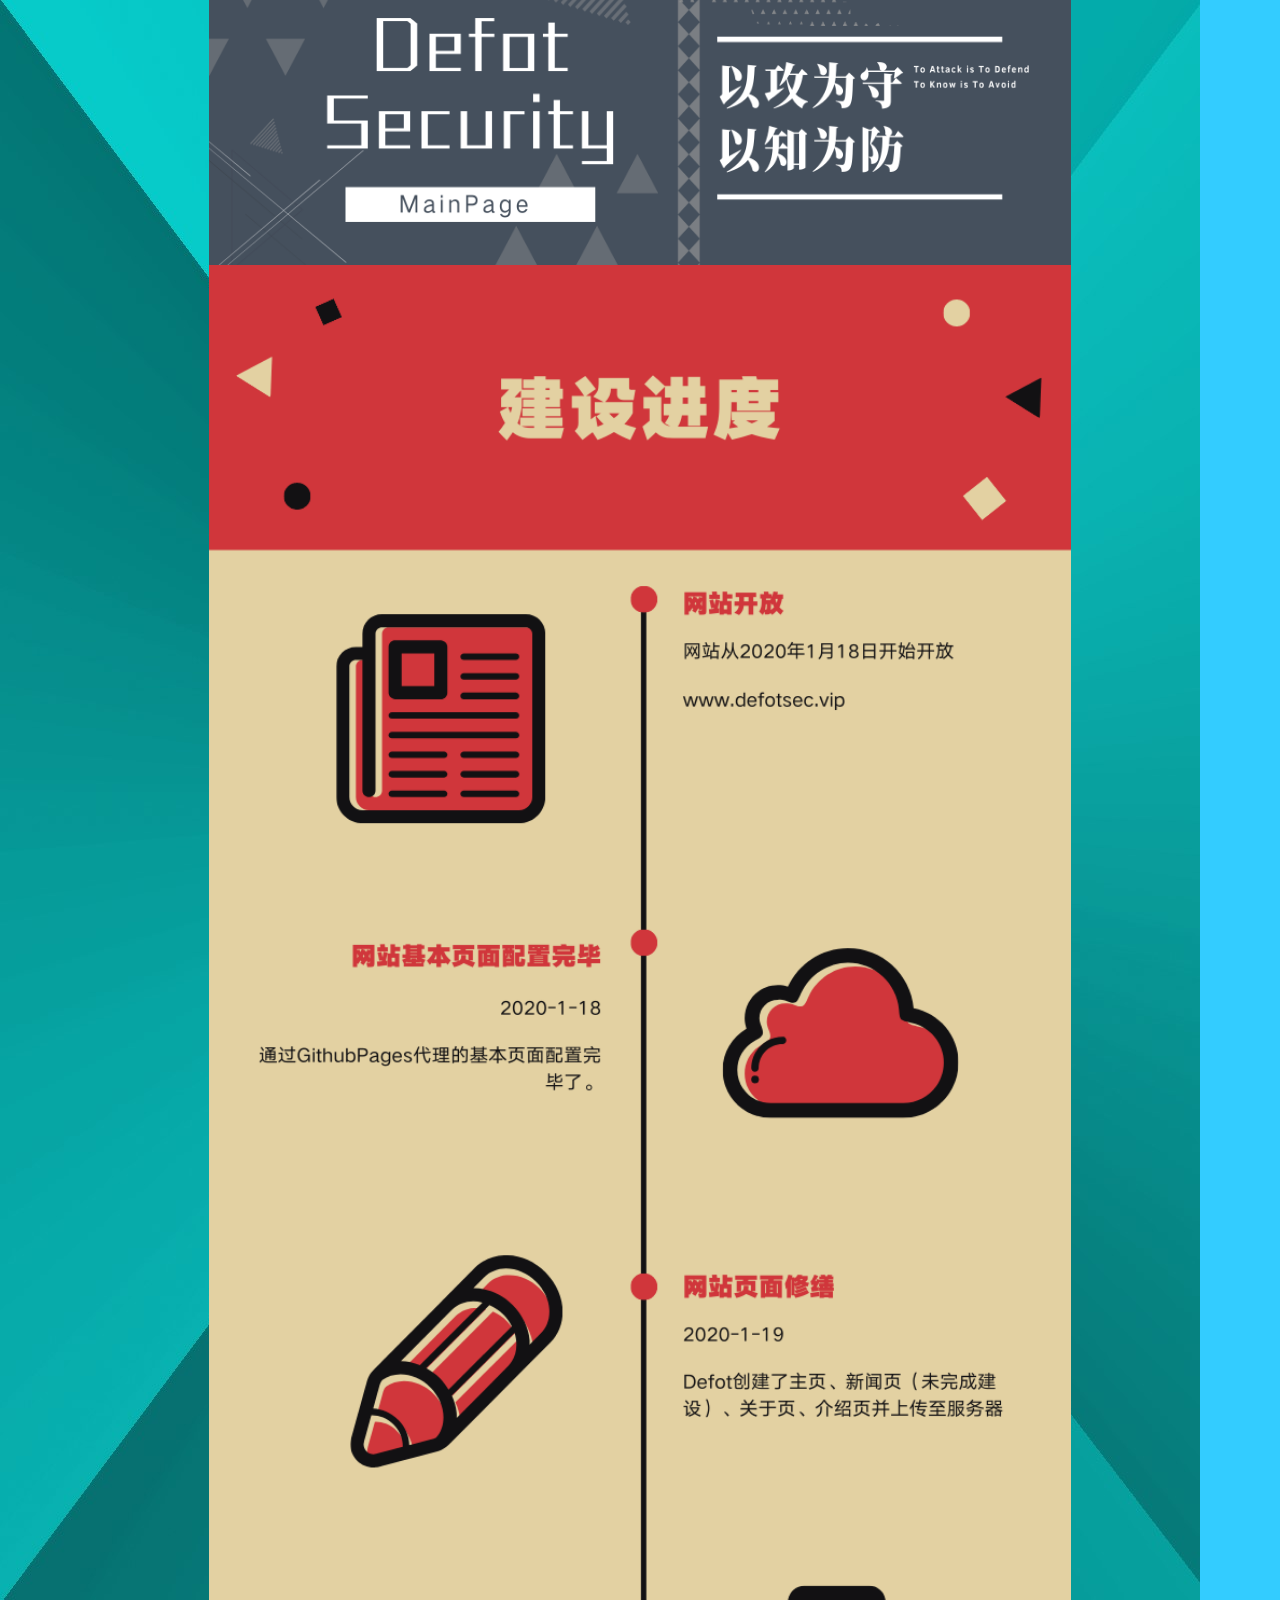
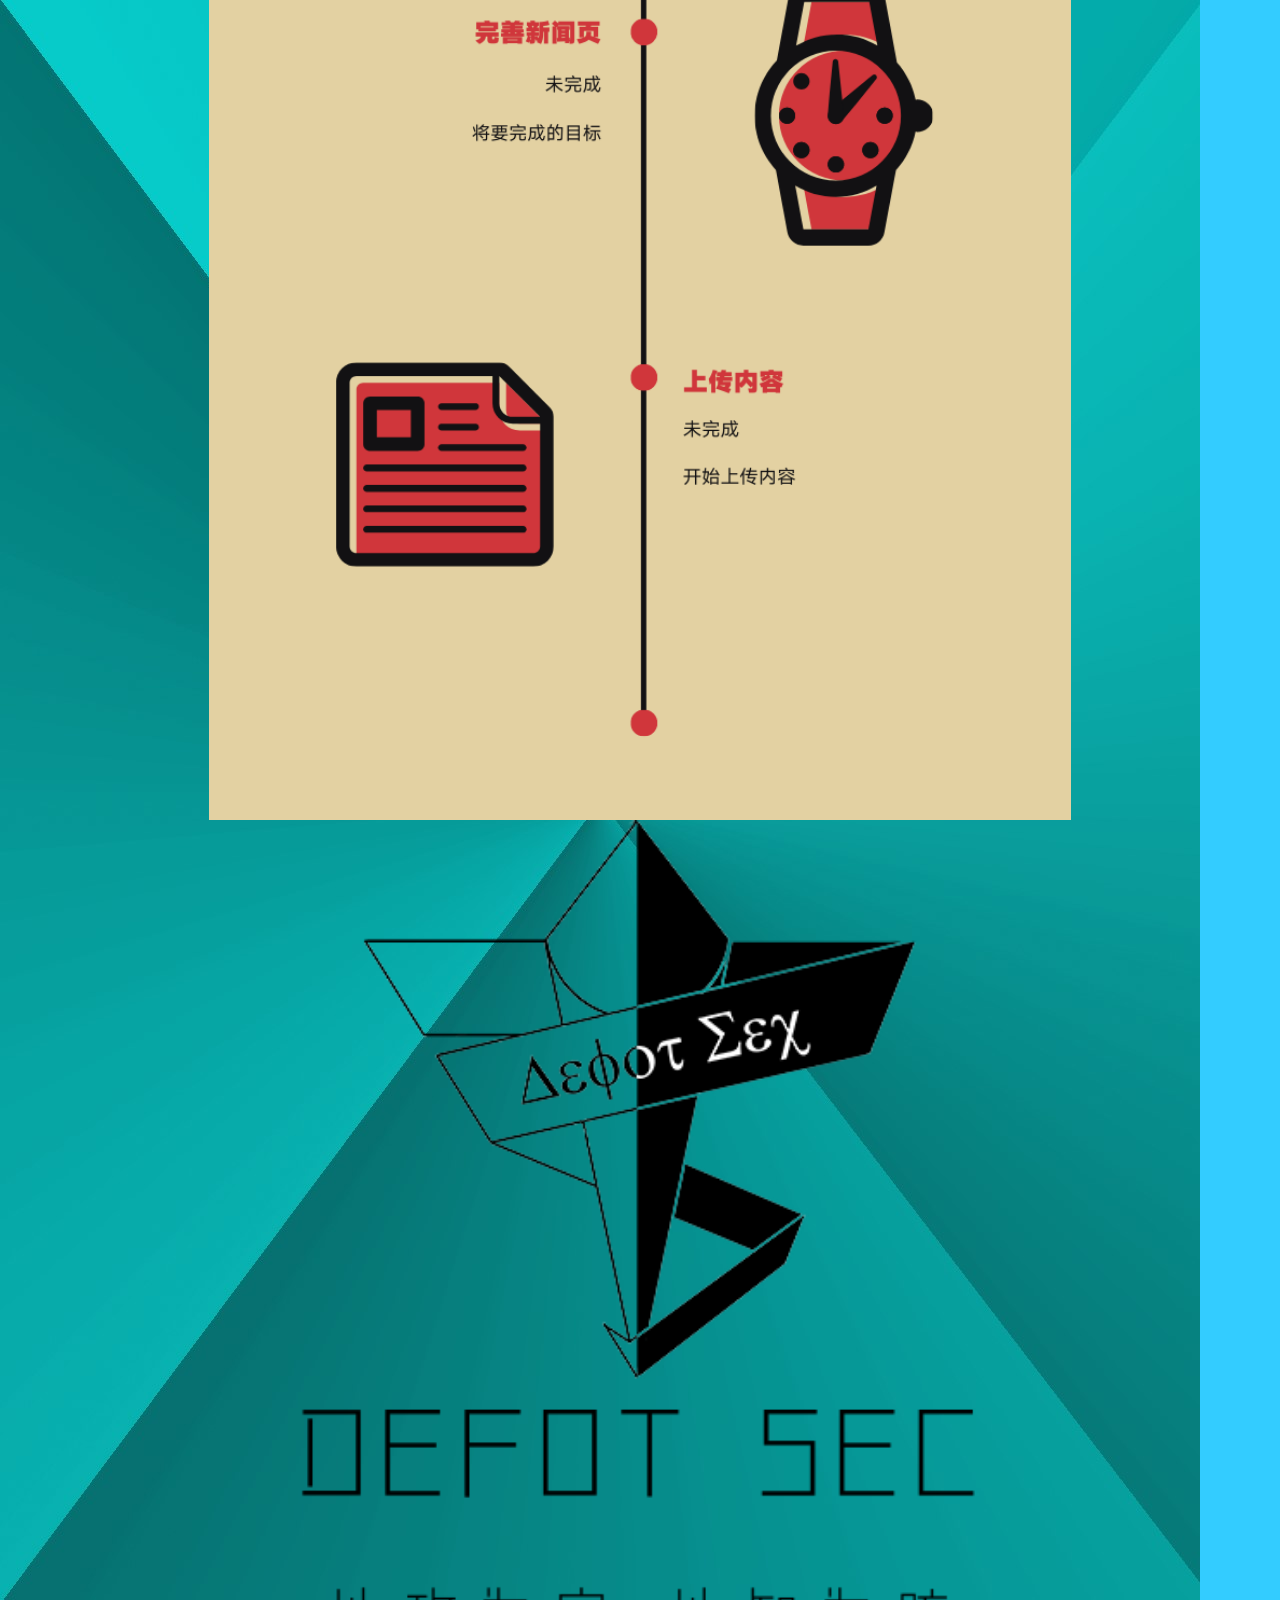
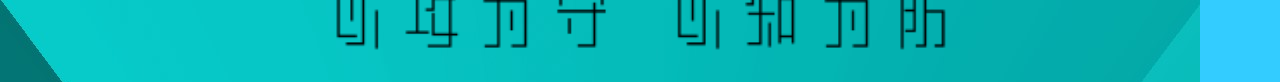
<file: progress.html>
﻿<!DOCTYPE html>
<html>
  <head>
    <title>progress</title>
    <meta http-equiv="X-UA-Compatible" content="IE=edge"/>
    <meta http-equiv="content-type" content="text/html; charset=utf-8"/>
    <meta name="apple-mobile-web-app-capable" content="yes"/>
    <link href="resources/css/jquery-ui-themes.css" type="text/css" rel="stylesheet"/>
    <link href="resources/css/axure_rp_page.css" type="text/css" rel="stylesheet"/>
    <link href="data/styles.css" type="text/css" rel="stylesheet"/>
    <link href="files/progress/styles.css" type="text/css" rel="stylesheet"/>
    <script src="resources/scripts/jquery-1.7.1.min.js"></script>
    <script src="resources/scripts/jquery-ui-1.8.10.custom.min.js"></script>
    <script src="resources/scripts/prototypePre.js"></script>
    <script src="data/document.js"></script>
    <script src="resources/scripts/prototypePost.js"></script>
    <script src="files/progress/data.js"></script>
    <script type="text/javascript">
      $axure.utils.getTransparentGifPath = function() { return 'resources/images/transparent.gif'; };
      $axure.utils.getOtherPath = function() { return 'resources/Other.html'; };
      $axure.utils.getReloadPath = function() { return 'resources/reload.html'; };
    </script>
  </head>
  <body>
    <div id="base" class="">

      <!-- Banner (图像) -->
      <div id="u62" class="ax_default image" data-label="Banner">
        <img id="u62_img" class="img " src="images/index/banner_u1.png"/>
      </div>

      <!-- Unnamed (图像) -->
      <div id="u63" class="ax_default image">
        <img id="u63_img" class="img " src="images/progress/u63.png"/>
      </div>

      <!-- LOGO (图像) -->
      <div id="u64" class="ax_default image" data-label="LOGO">
        <img id="u64_img" class="img " src="images/index/logo_u19.png"/>
      </div>
    </div>
  </body>
</html>
</file>
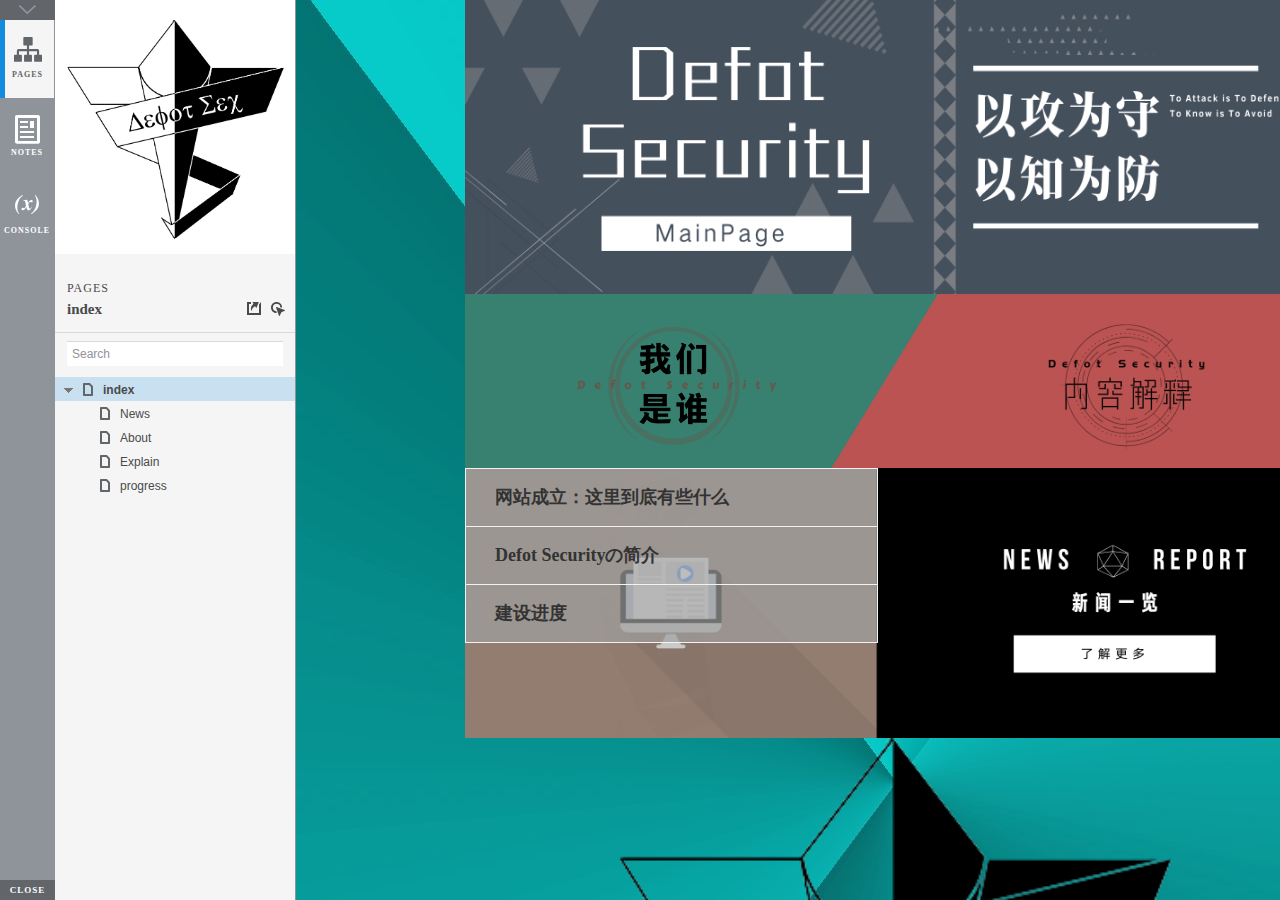
<file: start.html>
<!DOCTYPE html>
<html xmlns="http://www.w3.org/1999/xhtml" xml:lang="en" lang="en">
<head>
    <title>Untitled Document</title>
    <meta http-equiv="X-UA-Compatible" content="IE=edge"/>
    <meta http-equiv="content-type" content="text/html; charset=utf-8" />
    <meta name="viewport" content="width=device-width, initial-scale=1.0" />
    <meta name="apple-mobile-web-app-capable" content="yes" />
    <link type="text/css" href="resources/css/reset.css" rel="Stylesheet" />
    <link type="text/css" href="resources/css/default.css" rel="Stylesheet" />
    <!--<link href='https://fonts.googleapis.com/css?family=Nunito:300' rel='stylesheet' type='text/css'>-->

    <script type="text/javascript">
        if (location.href.toString().indexOf('file://localhost/') == 0) {
            location.href = location.href.toString().replace('file://localhost/', 'file:///');
        }
    </script>

    <!-- 8.0.0.3382 -->
<script src="resources/scripts/jquery-1.7.1.min.js"></script>
<script src="resources/scripts/startPre.js"></script>
<script src="data/document.js"></script>

    <style type="text/css">

#outerContainer {
	width:1000px;
	height:1500px;
}

.vsplitbar {
    width: 3px;
    /*background: #B9B9B9;*/
    border-right: 1px solid #8f949a;
}

.vsplitbar:hover, .vsplitbar.active {
    background: #8f949a;
}

#rightPanel {
    background-color: White;
}

/*#leftPanel {
    min-width: 120px;
}*/

.splitterMask {
   position:absolute;
   top: 0;
   left: 0;
   width: 100%;
   height: 100%;
   overflow: hidden;
   background-image: url(resources/images/transparent.gif);
   z-index: 20000;
}

    </style>
    <script type="text/javascript" language="JavaScript"><!--
        var SITEMAP_COLLAPSE_VAR_NAME = 'c';
        var PLUGIN_VAR_NAME = 'g';
        var FOOTNOTES_VAR_NAME = 'fn';
        var ADAPTIVE_VIEW_VAR_NAME = 'view';
        var lastLeftPanelWidth = 295;
        var toolBarOnly = true;

        // isolate scope
        (function() {
            setUpController();
            
            var configuration = $axure.document.configuration;
            var _settings = {};
            _settings.projectId = configuration.prototypeId;
            _settings.isAxshare = configuration.isAxshare;
            _settings.loadFeedbackPlugin = configuration.loadFeedbackPlugin;
            var cHash = getHashStringVar(SITEMAP_COLLAPSE_VAR_NAME);
            _settings.startCollapsed = cHash == "1";
            if(cHash == "2") closePlayer();
            var gHash = getHashStringVar(PLUGIN_VAR_NAME);
            if(gHash == "") gHash = 1;
            _settings.startPluginGid = gHash;

            $axure.player.settings = _settings;

            $(window).bind('load', function() {
                if(CHROME_5_LOCAL && !$('body').attr('pluginDetected')) {
                    window.location = 'resources/chrome/chrome.html';
                }
            });

            $(document).ready(function() {
                $axure.page.bind('load.start', mainFrame_onload);
                $axure.messageCenter.addMessageListener(messageCenter_message);

                $(document).on('pluginShown', function (event, data) {
                    setVarInCurrentUrlHash('g', data ? data : '');
                });

                $(document).on('pluginCreated', function(event, data) {
                    if($axure.player.settings.startPluginGid == data) {
                        $axure.player.showPlugin(data);
                    }
                });

                if($axure.player.settings.loadFeedbackPlugin) {
                    if($axure.player.settings.isAxshare) {
                        $axure.utils.loadJS('/Scripts/plugins/feedback/feedback8.js');
                    } else {
                        $axure.utils.loadJS('http://share.axure.com/Scripts/plugins/feedback/feedback8.js');
                    }
                }

                if(navigator.userAgent.indexOf("MSIE") >= 0) $('#outerContainer').width('100%');
                initialize();
                if($axure.player.settings.startCollapsed) $('#outerContainer').splitter({ sizeLeft: 0 });
                else $('#outerContainer').splitter({ sizeLeft: lastLeftPanelWidth });
                $('#leftPanel').width(lastLeftPanelWidth);
                
                $(window).resize(function() { resizeContent(); });

                $('#maximizePanelContainer').hide();

                initializeLogo();

                $(window).resize();
                resizeContent();
                
                $axure.player.collapseToBar();

                if($axure.player.settings.startCollapsed) {
                    collapse();
                    $('#leftPanel').width(0);
                }

                if(MOBILE_DEVICE) {
                    $('#interfaceControlFrameMinimizeContainer').height('45px');
                    $('#interfaceControlFrameMinimizeContainer a').height('45px');
                    $('#interfaceControlFrameHeaderContainer').css('margin-top','45px');
                    $('#interfaceControlFrameCloseContainer a').css('padding','10px 0px');
                    $('#maximizePanelContainer').height('45px');//.css('top','inherit').css('bottom','0px');

                    $('body').removeClass('hashover');

                    if(IOS) {
                        $('#rightPanel').css('overflow', 'auto').css('-webkit-overflow-scrolling', 'touch').css('-ms-overflow-x', 'hidden');

                        window.addEventListener("orientationchange", function() {
                            var viewport = document.querySelector("meta[name=viewport]");
                            //so iOS doesn't zoom when switching back to portrait
                            viewport.setAttribute('content', 'width=device-width, initial-scale=1.0, maximum-scale=1.0');
                            viewport.setAttribute('content', 'width=device-width, initial-scale=1.0');
                            resizeContent();
                        }, false);

                        $axure.page.bind('load.start', function() {
                            resizeContent();
                        });
                    }
                }

            });

            function initialize() {
                var legacyQString = getQueryString("Page");
                if (legacyQString.length > 0) {
                    location.href = location.href.substring(0, location.href.indexOf("?")) + "#p=" + legacyQString;
                    return;
                }

                var mainFrame = document.getElementById("mainFrame");
                //if it's local file on safari, test if we can access mainframe after its loaded
                if(SAFARI && document.location.href.indexOf('file://') >= 0) {
                    $(mainFrame).load(function () {
                        var canAccess;
                        try {
                            var mainFrameWindow = mainFrame.contentWindow || mainFrame.contentDocument;
                            mainFrameWindow['safari_file_CORS'] = 'Y';
                            canAccess = mainFrameWindow['safari_file_CORS'] === 'Y';
                        } catch(err) {
                            canAccess = false;
                        }

                        if(!canAccess) window.location = 'resources/chrome/safari.html';
                    });
                }

                mainFrame.contentWindow.location.href = getInitialUrl();
            }

            function initializeLogo() {
                if($axure.document.configuration.logoImagePath) {
                    var image = new Image();
                    image.onload = function() {
                        $('#logoImage').css('max-width', this.width + 'px');
                        $axure.player.resizeContent();
                    };
                    image.src = $axure.document.configuration.logoImagePath;
                
                    $('#interfaceControlFrameLogoImageContainer').html('<img id="logoImage" src="" />');
                    $('#logoImage').attr('src', $axure.document.configuration.logoImagePath).load(function() { resizeContent(); });
                } else $('#interfaceControlFrameLogoImageContainer').hide();

                if ($axure.document.configuration.logoImageCaption) {
                    $('#interfaceControlFrameLogoCaptionContainer').html($axure.document.configuration.logoImageCaption);
                } else $('#interfaceControlFrameLogoCaptionContainer').hide();

                if(!$('#interfaceControlFrameLogoImageContainer').is(':visible') && !$('#interfaceControlFrameLogoCaptionContainer').is(':visible')) {
                    $('#interfaceControlFrameLogoContainer').hide();
                }
            }

            var resizeContent = $axure.player.resizeContent = function() {
                var newHeight = $(window).height();
                var newWidth = $(window).width();

                var controlContainerHeight = newHeight;// - 30;
                if($('#interfaceControlFrameLogoContainer').is(':visible')) controlContainerHeight -= $('#interfaceControlFrameLogoContainer').outerHeight();// + 16;

                $('#outerContainer').height(newHeight).width(newWidth);
                $('.vsplitbar').height(newHeight);
                $('#leftPanel').height(newHeight);
                $('#interfaceControlFrame').height(newHeight);
                $('#interfaceControlFrameContainer').height(newHeight);
                $('#interfaceControlFrameHostContainer').height(controlContainerHeight);

                $('#rightPanel').height(newHeight);
                $('#mainFrame').height(newHeight);

                if($('#leftPanel').is(':visible')) $('#rightPanel').width($(window).width() - $('#leftPanel').width() - 1);// $('.vsplitbar').width());
                else $('#rightPanel').width($(window).width());

                $(document).trigger('ContainerHeightChange',[controlContainerHeight]);

                if(MOBILE_DEVICE) {
                    if(!(getHashStringVar(ADAPTIVE_VIEW_VAR_NAME).length > 0)) $axure.messageCenter.postMessage('setAdaptiveViewForSize', {'width':newWidth, 'height':$('#rightPanel').height()});
                }
            }

            var collapseToBar = $axure.player.collapseToBar = function() {
                lastLeftPanelWidth = $('#leftPanel').width();
                $('#leftPanel').width('55px');
                $('.vsplitbar').hide();
                $('#rightPanel').width($(window).width() - $('#leftPanel').width());
                $(window).resize();
                $('#outerContainer').trigger('resize');
                toolBarOnly = true;
            }

            var expandFromBar = $axure.player.expandFromBar = function() {
                if($('.vsplitbar').is(':visible')) return;

                $('#leftPanel').width(lastLeftPanelWidth);
                $('.vsplitbar').show();
                $('#rightPanel').width($(window).width() - $('#leftPanel').width() - 1);// $('.vsplitbar').width());
                $(window).resize();
                $('#outerContainer').trigger('resize');
                toolBarOnly = false;
            }

        })();

        function messageCenter_message(message, data) {
            if(message == 'expandFrame') expand();
            else if(message == 'getCollapseFrameOnLoad' && $axure.player.settings.startCollapsed && !MOBILE_DEVICE) $axure.messageCenter.postMessage('collapseFrameOnLoad');
        }

        
        function getInitialUrl() {
            var pageName = getHashStringVar("p");
            if(pageName.length > 0) return pageName + ".html";
            else {
                var url = getFirstPageUrl($axure.document.sitemap.rootNodes);
                return (url ? url : "about:blank");
            }
        }

        function getFirstPageUrl(nodes) {
            for (var i = 0; i < nodes.length; i++) {
                var node = nodes[i];
                if (node.url) return node.url;
                else {
                    var hasChildren = (node.children && node.children.length > 0);
                    if (hasChildren) {
                        var url = getFirstPageUrl(node.children);
                        if (url) return url;
                    }
                }
            }
            return null;
        }

        function closePlayer() {
            if($axure.page.location) window.location.href = $axure.page.location;
            else {
                var pageFile = getInitialUrl();
                var currentLocation = window.location.toString();
                window.location.href = currentLocation.substr(0, currentLocation.lastIndexOf("/") + 1) + pageFile;
            }
        }

        function replaceHash(newHash) {
            var currentLocWithoutHash = window.location.toString().split('#')[0];

            //We use replace so that every hash change doesn't get appended to the history stack.
            //We use replaceState in browsers that support it, else replace the location
            if(typeof window.history.replaceState != 'undefined') {
                try {
                    //Chrome 45 (Version 45.0.2454.85 m) started throwing an error here when generated locally (this only happens with sitemap open) which broke all interactions.
                    //try catch breaks the url adjusting nicely when the sitemap is open, but all interactions and forward and back buttons work.
                    //Uncaught SecurityError: Failed to execute 'replaceState' on 'History': A history state object with URL 'file:///C:/Users/Ian/Documents/Axure/HTML/Untitled/start.html#p=home' cannot be created in a document with origin 'null'.
                    window.history.replaceState(null, null, currentLocWithoutHash + newHash);
                } catch(ex) {}
            } else {
                window.location.replace(currentLocWithoutHash + newHash);
            }
        }

        function collapse() {
            setVarInCurrentUrlHash('c', 1);
            if(!toolBarOnly) lastLeftPanelWidth = $('#leftPanel').width();

            $('#maximizePanelContainer').show();
            $('#leftPanel').hide();
            $('.vsplitbar').hide();
            $('#rightPanel').width($(window).width());
            $(window).resize();
            $('#outerContainer').trigger('resize');

            $(document).trigger('sidebarCollapse');

            if(MOBILE_DEVICE) {
                $('#maximizePanelContainer').animate({
                    top:$('#rightPanel').height() - $('#maximizePanelContainer').height()
                }, 300, 'swing', function() {
                    $('#maximizePanelContainer').css('top', 'inherit').css('bottom', '0px');
                });
            }
        }

        function expand() {
            if(MOBILE_DEVICE) {
                $('#maximizePanelContainer').css('top', '0px').css('bottom', 'inherit');
            }

            deleteVarFromCurrentUrlHash('c');
            $('#maximizePanelContainer').hide();
            $('#leftPanel').width(lastLeftPanelWidth);
            $('#leftPanel').show();
            if(!toolBarOnly) {
                $('.vsplitbar').show();
                $('#rightPanel').width($(window).width() - $('#leftPanel').width() - 1);
            } else {
                $axure.player.collapseToBar();
            }
            $(window).resize();
            $('#outerContainer').trigger('resize');

            $(document).trigger('sidebarExpanded');
        }


        function mainFrame_onload() {
            if($axure.page.pageName) document.title = $axure.page.pageName;
        }

        function getQueryString(query) {
            var qstring = self.location.href.split("?");
            if(qstring.length < 2) return "";
            return GetParameter(qstring, query);
        }
        
        function GetParameter(qstring, query) {
            var prms = qstring[1].split("&");
            var frmelements = new Array();
            var currprmeter, querystr = "";

            for(var i = 0; i < prms.length; i++) {
                currprmeter = prms[i].split("=");
                frmelements[i] = new Array();
                frmelements[i][0] = currprmeter[0];
                frmelements[i][1] = currprmeter[1];
            }

            for(j = 0; j < frmelements.length; j++) {
                if(frmelements[j][0].toLowerCase() == query.toLowerCase()) {
                    querystr = frmelements[j][1];
                    break;
                }
            }
            return querystr;
        }
        
        function getHashStringVar(query) {
            var qstring = self.location.href.split("#");
            if(qstring.length < 2) return "";
            return GetParameter(qstring, query);
        }

        function setHashStringVar(currentHash, varName, varVal) {
            var varWithEqual = varName + '=';
            var poundVarWithEqual = varVal === '' ? '' :  '#' + varName + '=' + varVal;
            var ampVarWithEqual = varVal === '' ? '' :  '&' + varName + '=' + varVal;
            var hashToSet = '';

            var pageIndex = currentHash.indexOf('#' + varWithEqual);
            if(pageIndex == -1) pageIndex = currentHash.indexOf('&' + varWithEqual);
            if(pageIndex != -1) {
                var newHash = currentHash.substring(0, pageIndex);

                newHash = newHash == '' ? poundVarWithEqual : newHash + ampVarWithEqual;

                var ampIndex = currentHash.indexOf('&', pageIndex + 1);
                if(ampIndex != -1) {
                    newHash = newHash == '' ? '#' + currentHash.substring(ampIndex + 1) : newHash + currentHash.substring(ampIndex);
                }
                hashToSet = newHash;
            } else if(currentHash.indexOf('#') != -1) {
                hashToSet = currentHash + ampVarWithEqual;
            } else {
                hashToSet = poundVarWithEqual;
            }

            if(hashToSet != '' || varVal == '') {
                return hashToSet;
            }

            return null;
        }

        function setVarInCurrentUrlHash(varName, varVal) {
            var newHash = setHashStringVar(window.location.hash, varName, varVal);

            if(newHash != null) {
                replaceHash(newHash);
            }
        }

        function deleteHashStringVar(currentHash, varName) {
            var varWithEqual = varName + '=';

            var pageIndex = currentHash.indexOf('#' + varWithEqual);
            if(pageIndex == -1) pageIndex = currentHash.indexOf('&' + varWithEqual);
            if(pageIndex != -1) {
                var newHash = currentHash.substring(0, pageIndex);

                var ampIndex = currentHash.indexOf('&', pageIndex + 1);

                //IF begin of string....if none blank, ELSE # instead of & and rest
                //IF in string....prefix + if none blank, ELSE &-rest
                if(newHash == '') { //beginning of string
                    newHash = ampIndex != -1 ? '#' + currentHash.substring(ampIndex + 1) : '';
                } else { //somewhere in the middle
                    newHash = newHash + (ampIndex != -1 ? currentHash.substring(ampIndex) : '');
                }

                return newHash;
            }

            return null;
        }

        function deleteVarFromCurrentUrlHash(varName) {
            var newHash = deleteHashStringVar(window.location.hash, varName);

            if(newHash != null) {
                replaceHash(newHash);
            }
        }
    --></script>
    
    <link type="text/css" rel="Stylesheet" href="plugins/sitemap/styles/sitemap.css" />
    <link type="text/css" rel="Stylesheet" href="plugins/page_notes/styles/page_notes.css" />
    <link type="text/css" rel="Stylesheet" href="plugins/debug/styles/debug.css" />
    <script src="resources/scripts/startPost.js"></script>


    <!--<link type="text/css" rel="Stylesheet" href="plugins/recordplay/styles/recordplay.css" />
    <script type="text/javascript" src="plugins/recordplay/recordplay.js"></script>-->
    

</head>
<body scroll="no" class="hashover">
    <div id="outerContainer">

        <div id="leftPanel">
            <div id="interfaceControlFrame">
                <div id="interfaceControlFrameMinimizeContainer">
                    <a title="Collapse" id="interfaceControlFrameMinimizeButton" onclick="collapse();">&nbsp;</a>
                </div>
                <div id="interfaceControlFrameHeaderContainer">
                    <ul id="interfaceControlFrameHeader"></ul>
                </div>
                <div id="interfaceControlFrameContainer">
                    <div id="interfaceControlFrameLogoContainer">
                        <div id="interfaceControlFrameLogoImageContainer"></div>
                        <div id="interfaceControlFrameLogoCaptionContainer"></div>
                    </div>
                    <div id="interfaceControlFrameHostContainer">
                    </div>
                </div>
                <div id="interfaceControlFrameCloseContainer">
                    <a title="Close" id="interfaceControlFrameCloseButton" onclick="closePlayer();">CLOSE</a>
                </div>
            </div>
        </div>
        <div id="rightPanel">
            <iframe id="mainFrame" name="mainFrame" width="100%" height="100%" src="" frameborder="0" style="display: block;" webkitallowfullscreen mozallowfullscreen allowfullscreen></iframe>
        </div>

    </div>

    <div id="maximizePanelContainer">
        <iframe id="expandFrame" src="resources/expand.html" width="100%" height="100%" scrolling="no" allowtransparency="true" frameborder="0"></iframe>
    </div>

</body>
</html>
</file>
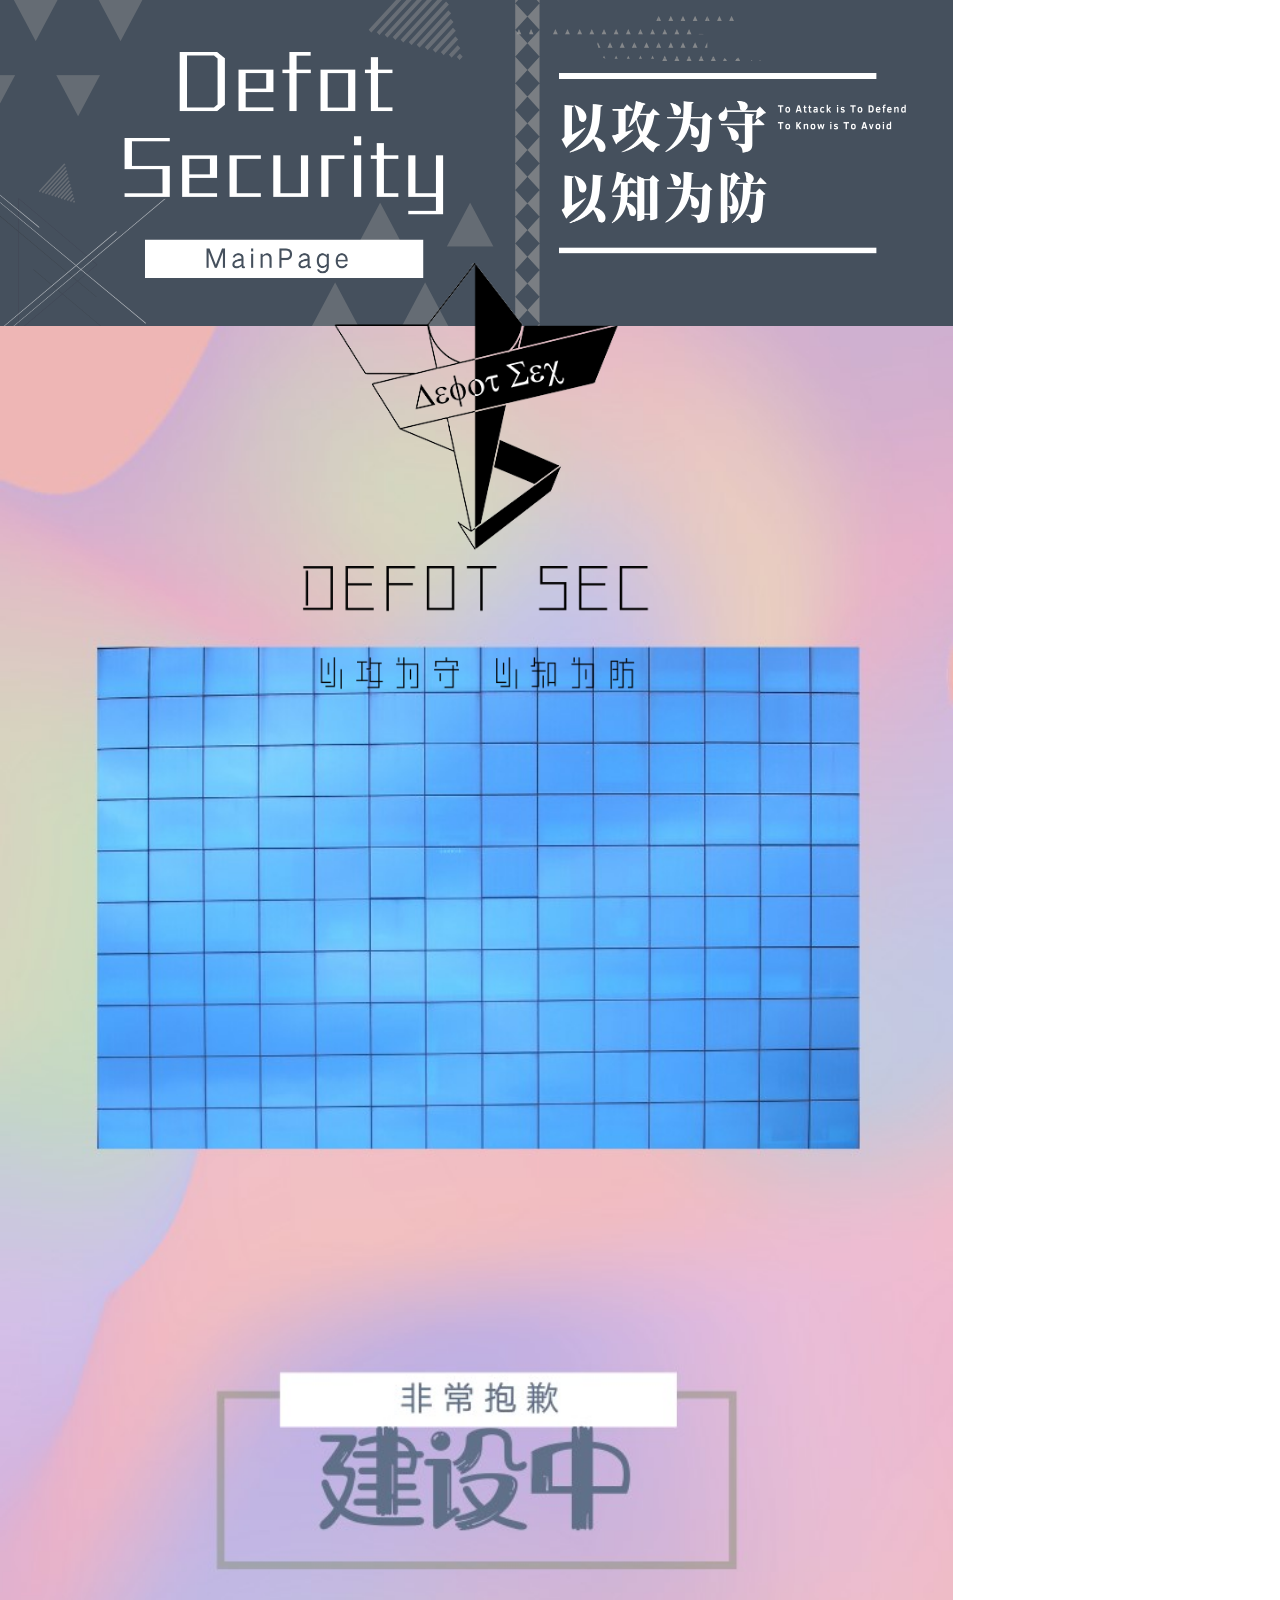
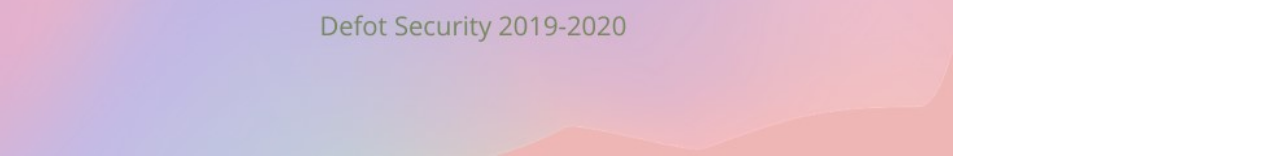
<file: 网站新闻.html>
﻿<!DOCTYPE html>
<html>
  <head>
    <title>网站新闻</title>
    <meta http-equiv="X-UA-Compatible" content="IE=edge"/>
    <meta http-equiv="content-type" content="text/html; charset=utf-8"/>
    <meta name="apple-mobile-web-app-capable" content="yes"/>
    <link href="resources/css/jquery-ui-themes.css" type="text/css" rel="stylesheet"/>
    <link href="resources/css/axure_rp_page.css" type="text/css" rel="stylesheet"/>
    <link href="data/styles.css" type="text/css" rel="stylesheet"/>
    <link href="files/网站新闻/styles.css" type="text/css" rel="stylesheet"/>
    <script src="resources/scripts/jquery-1.7.1.min.js"></script>
    <script src="resources/scripts/jquery-ui-1.8.10.custom.min.js"></script>
    <script src="resources/scripts/prototypePre.js"></script>
    <script src="data/document.js"></script>
    <script src="resources/scripts/prototypePost.js"></script>
    <script src="files/网站新闻/data.js"></script>
    <script type="text/javascript">
      $axure.utils.getTransparentGifPath = function() { return 'resources/images/transparent.gif'; };
      $axure.utils.getOtherPath = function() { return 'resources/Other.html'; };
      $axure.utils.getReloadPath = function() { return 'resources/reload.html'; };
    </script>
  </head>
  <body>
    <div id="base" class="">

      <!-- 第一Banner (图像) -->
      <div id="u15" class="ax_default image" data-label="第一Banner">
        <img id="u15_img" class="img " src="images/home/__banner_u0.png"/>
      </div>

      <!-- Unnamed (图像) -->
      <div id="u16" class="ax_default image">
        <img id="u16_img" class="img " src="images/网站新闻/u16.jpg"/>
      </div>

      <!-- LOGO (图像) -->
      <div id="u17" class="ax_default image" data-label="LOGO">
        <img id="u17_img" class="img " src="images/home/logo_u2.png"/>
      </div>
    </div>
  </body>
</html>
</file>
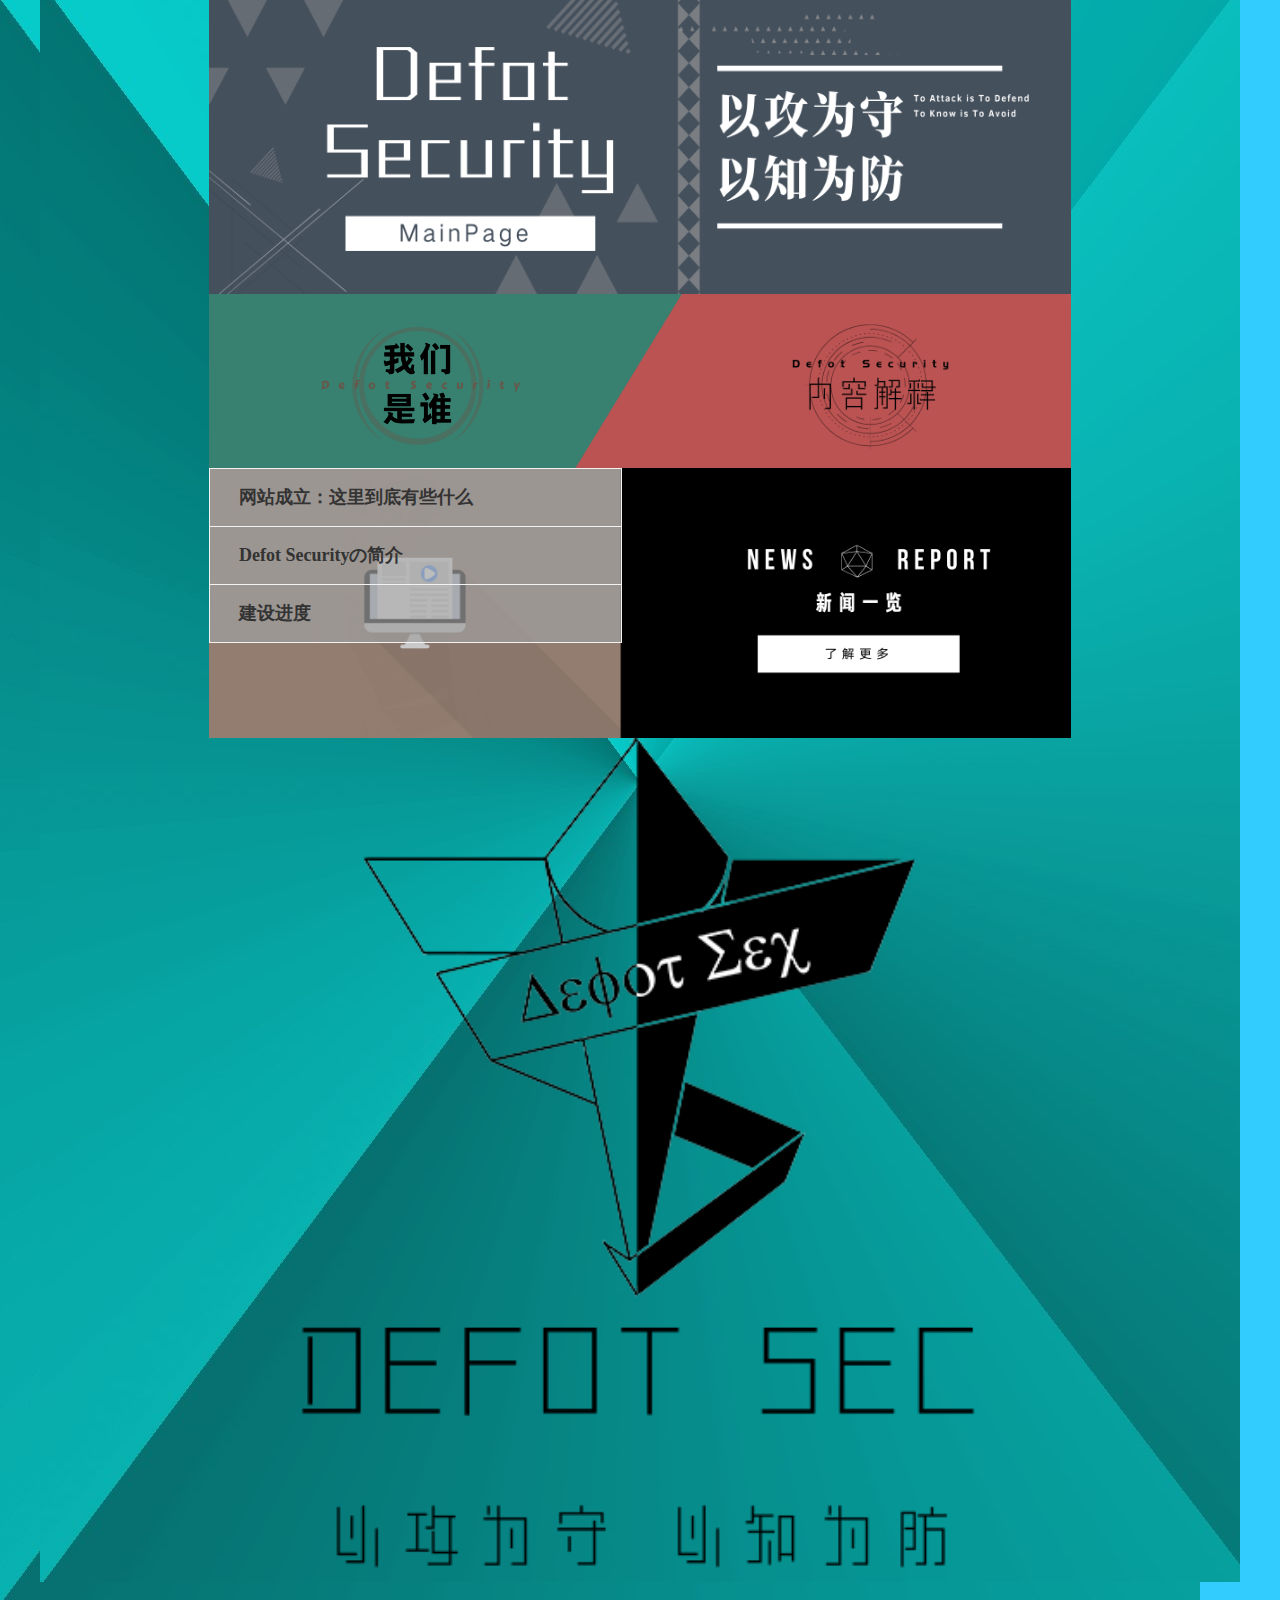
<file: resources/reload.html>
﻿<html>
	<head>
		<title></title>
	</head>
	<body>
	
	<script language="javascript">
	function getUrl() {
      var query = window.location.hash.substring(1);
      var vars = query.split("&&&");
      for (var i=0;i<vars.length;i++) {
        var url = vars[i];
        return decodeURI(url).replace("html%23","html#");
      } 
    }

    var rel = '../';
    var url = getUrl();
    if (url.indexOf(":") > 0 && url.indexOf(":") < 10) rel = '';
	self.location.href = rel + url;
	</script>
	
	</body>
</html>
</file>
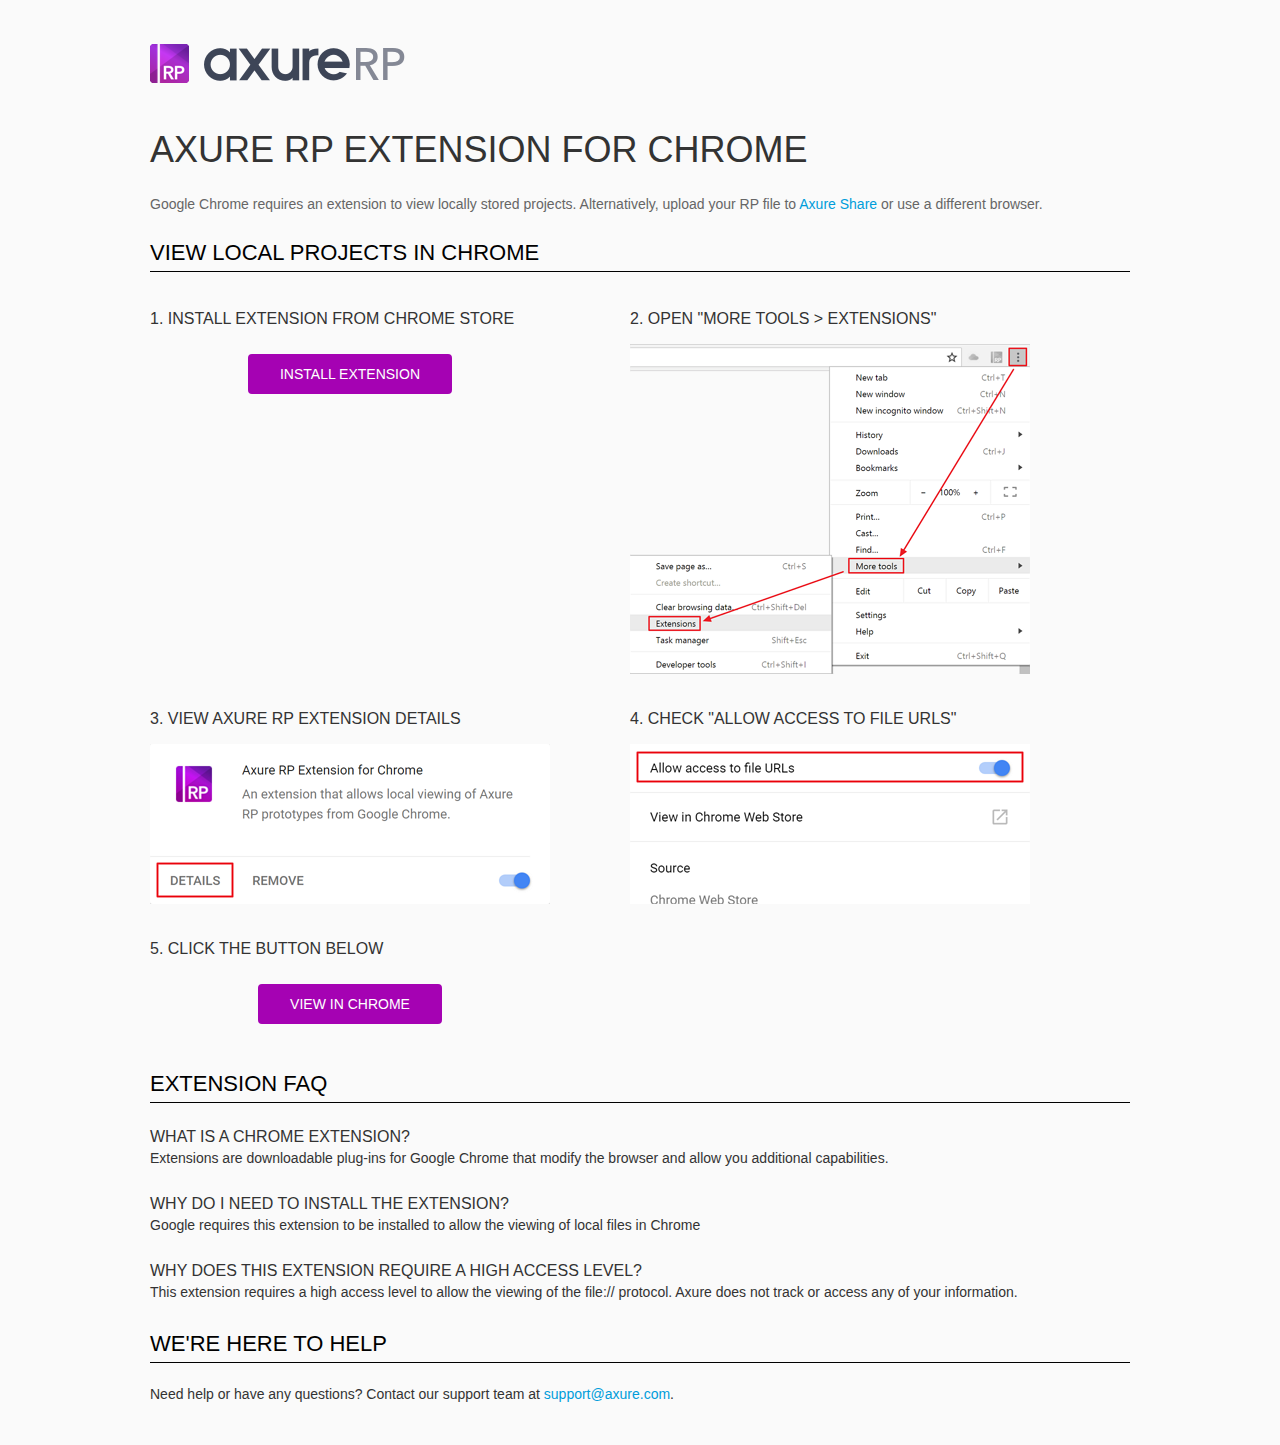
<file: resources/chrome/chrome.html>
<html>
<head>
    <title>Install the Axure RP Chrome Extension</title>
    <style type="text/css">
        *
        {
            font-family: Helvetica, Arial, sans-serif;
        }
        body
        {
            text-align: center;
            background-color: #fafafa;
        }
        p
        {
            font-size: 14px;
            line-height: 18px;
            color: #333333;
        }
        div.container
        {
            width: 980px;
            margin-left: auto;
            margin-right: auto;
            text-align: left;
        }
        a
        {
            text-decoration: none;
            color: #009dda;
        }
        .button
        {
            background: #A502B3;
            font: normal 16px Arial, sans-serif;
            color: #FFFFFF;
            padding: 10px 30px 10px 30px;
            border: 2px solid #A502B3;
            display: inline-block;
            margin-top: 10px;
            text-transform: uppercase;
            font-size: 14px;
	    border-radius: 4px;
        }
        a:hover.button
        {
            border: 2px solid #A502B3;
	    color: #A502B3;
	    background-color: #FFFFFF;
        }
        div.left
        {
            width: 400px;
            float: left;
            margin-right: 80px;
        }
        div.right
        {
            width: 400px;
            float: left;
        }
        div.buttonContainer
        {
            text-align: center;
        }
        h1
        {
            font-size: 36px;
            color: #333333;
            line-height: 50px;
            margin-bottom: 20px;
            font-weight: normal;
        }
        h2
        {
            font-size: 24px;
            font-weight: normal;
            color: #08639C;
            text-align: center;
        }
        h3
        {
            font-size: 16px;
            color: #333333;
            font-weight: normal;
	    text-transform: uppercase;
        }
        .heading
        {
            border-bottom: 1px solid black;
	    height: 36px;
            line-height: 36px;
            font-size: 22px;
            color: #000000;

        }
        span.faq
        {
            font-size: 16px;
	    line-height: 24px;
            font-weight: normal;
	    text-transform: uppercase;
            color: #333333;
            display: block;
        }
    </style>
</head>
<body>
    <div class="container">
        <br />
        <br />
        <img src="axure_logo.png" alt="axure" />
        <br />
	<br />
        <h1>
            AXURE RP EXTENSION FOR CHROME</h1>
        <p style="font-size: 14px; color: #666666; margin-top: 10px;">
            Google Chrome requires an extension to view locally stored projects. Alternatively,
            upload your RP file to <a href="https://share.axure.com">Axure Share</a> or use a different
            browser.</p>
        <h3 class="heading">
            VIEW LOCAL PROJECTS IN CHROME</h3>
        <div class="left">
            <h3>
                1. Install Extension from Chrome Store</h3>
            <div class="buttonContainer">
                <a class="button" href="https://chrome.google.com/webstore/detail/dogkpdfcklifaemcdfbildhcofnopogp"
                    target="_blank">Install Extension</a>
            </div>
        </div>
        <div class="right">
            <h3>
                2. Open "More Tools > Extensions"</h3>
            <img src="extensions.png" alt="extensions"/>
        </div>
        <div style="clear: both; height: 20px;">
            &nbsp;</div>
       <div class="left">
            <h3>
                3. View Axure RP Extension Details</h3>
            <img src="details.png" alt="extension details"/>
            </div>
	<div class="right">
            <h3>
                4. Check "Allow access to file URLs"</h3>
            <img src="allow-access.png" alt="allow access"/>
        </div>
   <div style="clear: both; height: 20px;">
            &nbsp;</div>
        <div class="left">
            <h3>
                5. Click the button below</h3>
            <div class="buttonContainer">
                <a class="button" href="../../start.html">View in Chrome</a>
            </div>
        </div>
        <div style="clear: both; height: 20px;">
        </div>
        <h3 class="heading">
            EXTENSION FAQ</h3>
        <p>
            <span class="faq">What is a Chrome Extension?</span> Extensions are downloadable
            plug-ins for Google Chrome that modify the browser
            and allow you additional capabilities.
        </p>
        <p style="margin-top: 25px;">
            <span class="faq">Why do I need to install the extension?</span> Google requires
            this extension to be installed to allow the viewing of local files in
            Chrome
        </p>
        <p style="margin-top: 25px; margin-bottom: 25px;">
            <span class="faq">Why does this extension require a high access level?</span> This
            extension requires a high access level to allow the viewing of the file://
            protocol. Axure does not track or access any of your information.
        </p>
        <h3 class="heading">
           WE'RE HERE TO HELP</h3>
        <p>
            Need help or have any questions? Contact our support team at <a href="mailto:support@axure.com">
                support@axure.com</a>.
        </p>
        <div style="clear: both; height: 20px;">
        </div>
    </div>
</body>
</html>
</file>
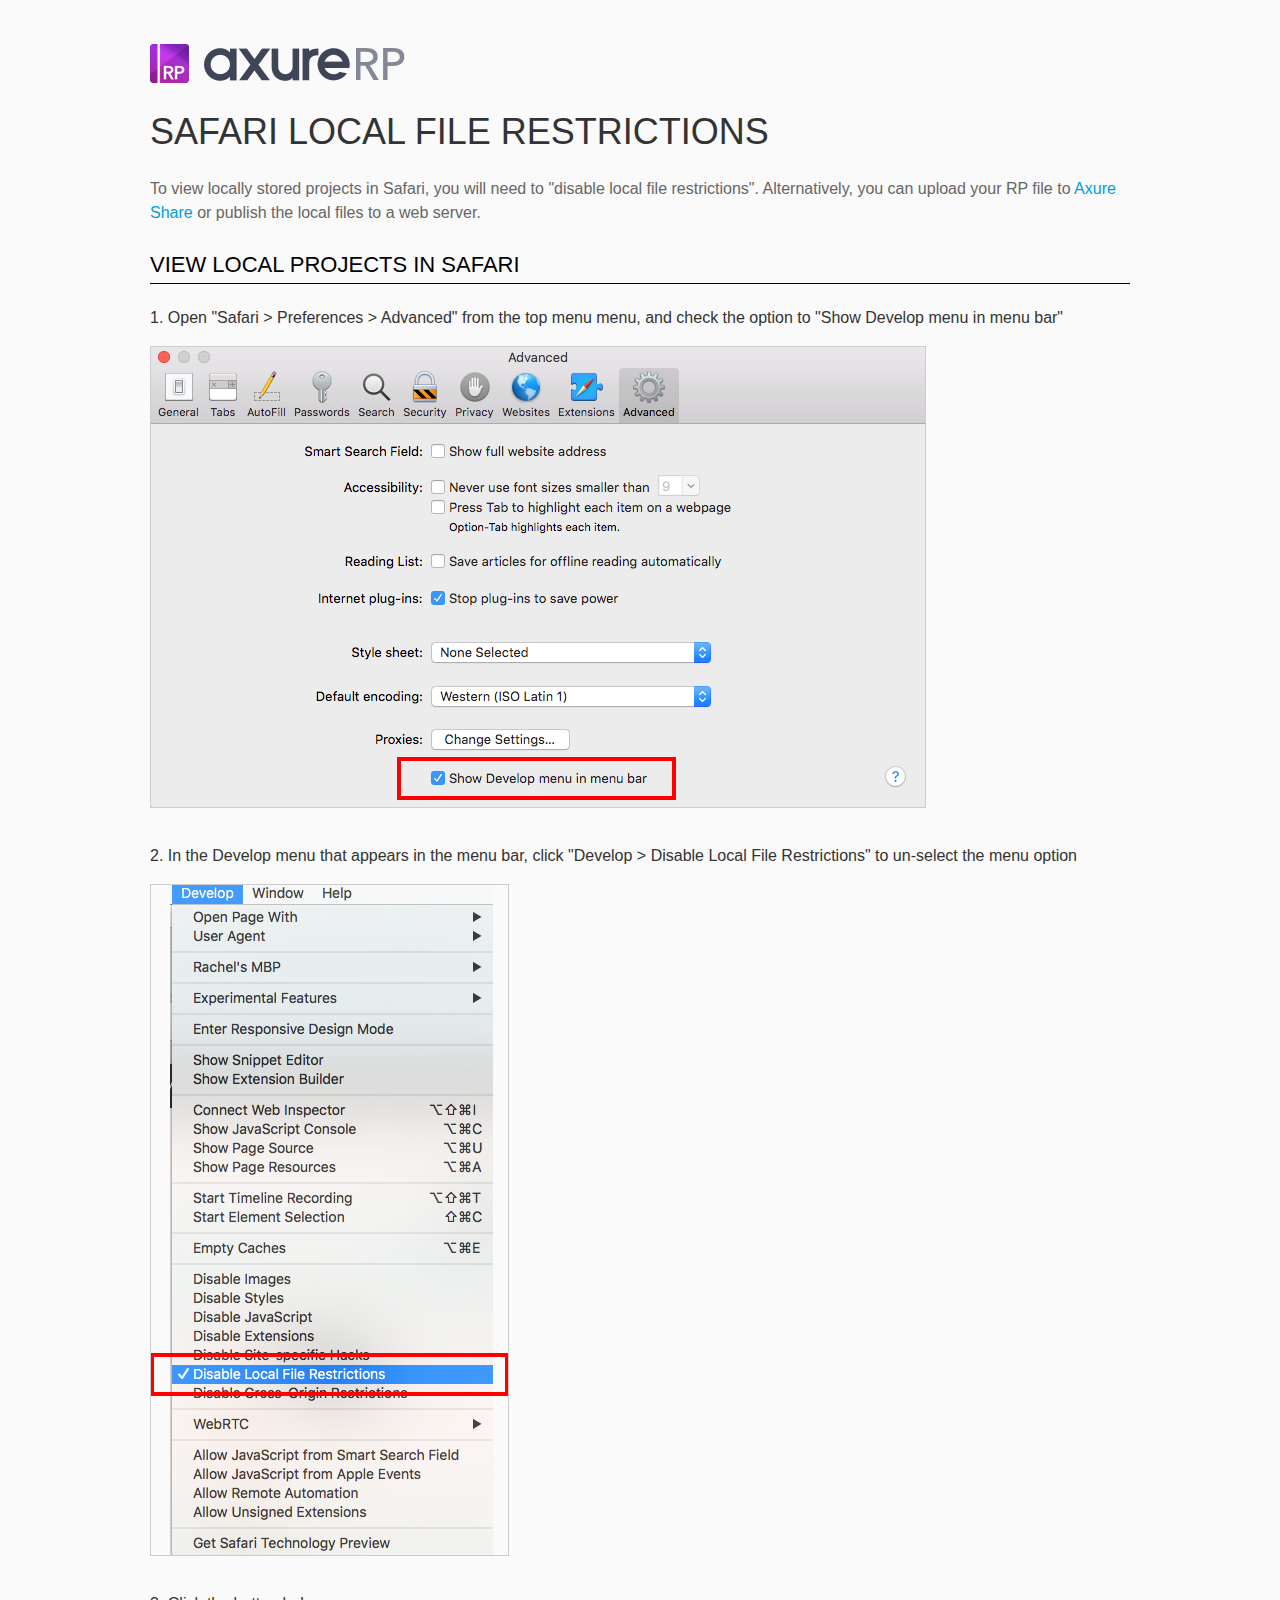
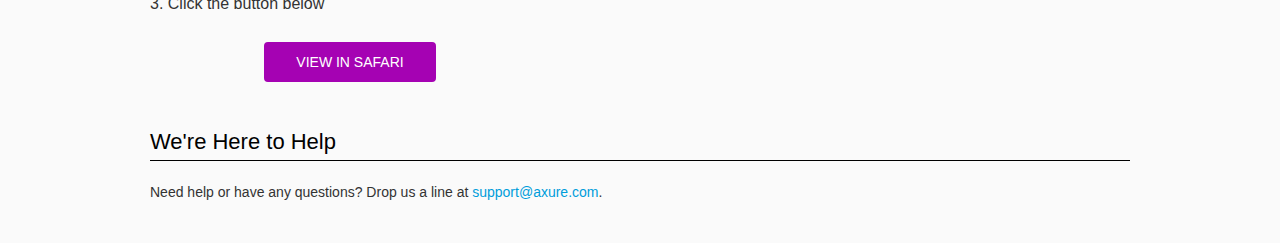
<file: resources/chrome/safari.html>
<html>
<head>
    <title>Axure RP - Safari Local File Restrictions</title>
    <style type="text/css">
        *
        {
            font-family: Helvetica, Arial, sans-serif;
        }
        body
        {
            text-align: center;
            background-color: #fafafa;
        }
        p
        {
            font-size: 14px;
            line-height: 18px;
            color: #333333;
        }
        div.container
        {
            width: 980px;
            margin-left: auto;
            margin-right: auto;
            text-align: left;
        }
        a
        {
            text-decoration: none;
            color: #009dda;
        }
        .button
        {
            background: #A502B3;
            font: normal 16px Arial, sans-serif;
            color: #FFFFFF;
            padding: 10px 30px 10px 30px;
            border: 2px solid #A502B3;
            display: inline-block;
            margin-top: 10px;
            text-transform: uppercase;
            font-size: 14px;
	    border-radius: 4px;
        }
        a:hover.button
        {
            border: 2px solid #A502B3;
	    color: #A502B3;
	    background-color: #FFFFFF;
        }
        div.left
        {
            width: 400px;
            float: left;
            margin-right: 80px;
        }
        div.right
        {
            width: 400px;
            float: left;
        }
        div.buttonContainer
        {
            text-align: center;
        }
        h1
        {
            font-size: 36px;
            color: #333333;
            line-height: 50px;
            margin-bottom: 20px;
            font-weight: normal;
        }
        h2
        {
            font-size: 24px;
            font-weight: normal;
            color: #08639C;
            text-align: center;
        }
        h3
        {
            font-size: 16px;
            line-height: 24px;
            color: #333333;
            font-weight: normal;
        }
        .heading
        {
            border-bottom: 1px solid black;
	    height: 36px;
            line-height: 36px;
            font-size: 22px;
            color: #000000;
        }
        span.faq
        {
            font-size: 16px;
            font-weight: normal;
	    text-transform: uppercase;
            color: #333333;
            display: block;
        }
    </style>
</head>
<body>
    <div class="container">
        <br />
        <br />
        <img src="axure_logo.png" alt="axure" />
        <br />
        <h1>
            SAFARI LOCAL FILE RESTRICTIONS</h1>
        <p style="font-size: 16px; line-height: 24px; color: #666666; margin-top: 10px;">
            To view locally stored projects in Safari, you will need to "disable local file restrictions". Alternatively,
            you can upload your RP file to <a href="https://share.axure.com">Axure Share</a> or publish the local files to a web server.</p>
        <h3 class="heading">
            VIEW LOCAL PROJECTS IN SAFARI</h3>
        <div class="">
            <h3>
                1. Open "Safari > Preferences > Advanced" from the top menu menu, and check the option to "Show Develop menu in menu bar"</h3>
            <img src="safari_advanced.png" alt="advanced" />
        </div>
        <div style="clear: both; height: 20px;">
            &nbsp;
        </div>
        <div class="">
            <h3>
                2. In the Develop menu that appears in the menu bar, click "Develop > Disable Local File Restrictions" to un-select the menu option</h3>
            <img src="safari_restrictions.png" alt="extensions" />
        </div>
        <div style="clear: both; height: 20px;">
            &nbsp;</div>
        <div class="left">
            <h3>
                3. Click the button below
            </h3>
            <div class="buttonContainer">
                <a class="button" href="../../start.html">View in Safari</a>
            </div>
        </div>
        <div style="clear: both; height: 20px;">
        </div>
        <h3 class="heading">
            We're Here to Help</h3>
        <p>
            Need help or have any questions? Drop us a line at <a href="mailto:support@axure.com">
                support@axure.com</a>.
        </p>
        <div style="clear: both; height: 20px;">
        </div>
    </div>
</body>
</html>
</file>
<file: resources/css/axure_rp_page.css>
﻿/* so the window resize fires within a frame in IE7 */
html, body {
    height: 100%;
}

a {
    color: inherit;
}

p {
    margin: 0px;
    text-rendering: optimizeLegibility;
    font-feature-settings: "kern" 1;
    -webkit-font-feature-settings: "kern";
    -moz-font-feature-settings: "kern";
    -moz-font-feature-settings: "kern=1";
    font-kerning: normal;
}

iframe {
    background: #FFFFFF;
}

/* to match IE with C, FF */
input {
    padding: 1px 0px 1px 0px;
    box-sizing: border-box;
    -moz-box-sizing: border-box;
}

textarea {
    margin: 0px;
    box-sizing: border-box;
    -moz-box-sizing: border-box;
}

div.intcases {
    font-family: arial; 
    font-size: 12px;
    text-align:left; 
    border:1px solid #AAA; 
    background:#FFF none repeat scroll 0% 0%; 
    z-index:9999; 
    visibility:hidden; 
    position:absolute;
    padding: 0px;
    border-radius: 3px;
    white-space: nowrap;
}

div.intcaselink {
    cursor: pointer;
    padding: 3px 8px 3px 8px;
    margin: 5px;
    background:#EEE none repeat scroll 0% 0%; 
    border:1px solid #AAA;
    border-radius: 3px;
}

div.refpageimage {
    position: absolute;
    left: 0px;
    top: 0px;
    font-size: 0px;
    width: 16px;
    height: 16px;
    cursor: pointer;
    background-image: url(images/newwindow.gif);
    background-repeat: no-repeat;
}

div.annnoteimage {
    position: absolute;
    left: 0px;
    top: 0px;
    font-size: 0px;
    /*width: 16px;
    height: 12px;*/
    cursor: help;
    /*background-image: url(images/note.gif);*/
    /*background-repeat: no-repeat;*/
    width: 13px;
    height: 12px;
    padding-top: 1px;
    text-align: center;
    background-color: #138CDD;
    -moz-box-shadow: 1px 1px 3px #aaa;
    -webkit-box-shadow: 1px 1px 3px #aaa;
    box-shadow: 1px 1px 3px #aaa;
}

div.annnoteline {
    display: inline-block;
    width: 9px;
    height: 1px;
    border-bottom: 1px solid white;
    margin-top: 1px;
}

div.annnotelabel {
    position: absolute;
    left: 0px;
    top: 0px;
    font-family: Helvetica,Arial;
    font-size: 10px;
    /*border: 1px solid rgb(166,221,242);*/
    cursor: help;
    /*background:rgb(0,157,217) none repeat scroll 0% 0%;*/ 
    padding: 1px 3px 1px 3px;
    white-space: nowrap;
    color: white;
    
    background-color: #138CDD;
    -moz-box-shadow: 1px 1px 3px #aaa;
    -webkit-box-shadow: 1px 1px 3px #aaa;
    box-shadow: 1px 1px 3px #aaa;
}

.annotation {
    font-size: 12px;
    padding-left: 2px;
    margin-bottom: 5px;
}

.annotationName {
    /*font-size: 13px;
    font-weight: bold;
    margin-bottom: 3px;
    white-space: nowrap;*/

    font-family: 'Trebuchet MS';
    font-size: 14px;
    font-weight: bold;
    margin-bottom: 5px;
    white-space: nowrap;
}

.annotationValue {
    font-family: Arial, Helvetica, Sans-Serif;
    font-size: 12px;
    color: #4a4a4a;
    line-height: 21px;
    margin-bottom: 20px;
}

.noteLink {
    text-decoration: inherit;
    color: inherit;
}

.noteLink:hover {
    background-color: white;
}

/* this is a fix for the issue where dialogs jump around and takes the text-align from the body */
.dialogFix {
    position:absolute;
    text-align:left;
    border: 1px solid #8f949a;
}


@keyframes pulsate {
  from {
    box-shadow: 0 0 10px #15d6ba;
  }
  to {
    box-shadow: 0 0 20px #15d6ba;
  }
}

@-webkit-keyframes pulsate {
  from {
    -webkit-box-shadow: 0 0 10px #15d6ba;
    box-shadow: 0 0 10px #15d6ba;
  }
  to {
    -webkit-box-shadow: 0 0 20px #15d6ba;
    box-shadow: 0 0 20px #15d6ba;
  }
}
 
@-moz-keyframes pulsate {
  from {
    -moz-box-shadow: 0 0 10px #15d6ba;
    box-shadow: 0 0 10px #15d6ba;
  }
  to {
    -moz-box-shadow: 0 0 20px #15d6ba;
    box-shadow: 0 0 20px #15d6ba;
  }
}

.legacyPulsateBorder {
    /*border: 5px solid #15d6ba;
    margin: -5px;*/
    -moz-box-shadow: 0 0 10px 3px #15d6ba;
    box-shadow: 0 0 10px 3px #15d6ba;
}

.pulsateBorder {
  animation-name: pulsate;
  animation-timing-function: ease-in-out;
  animation-duration: 0.9s;
  animation-iteration-count: infinite;
  animation-direction: alternate;
  
  -webkit-animation-name: pulsate;
  -webkit-animation-timing-function: ease-in-out;
  -webkit-animation-duration: 0.9s;
  -webkit-animation-iteration-count: infinite;
  -webkit-animation-direction: alternate;

  -moz-animation-name: pulsate;
  -moz-animation-timing-function: ease-in-out;
  -moz-animation-duration: 0.9s;
  -moz-animation-iteration-count: infinite;
  -moz-animation-direction: alternate;
}

.ax_default_hidden, .ax_default_unplaced{
    display: none;
    visibility: hidden;
}

.widgetNoteSelected {
    -moz-box-shadow: 0 0 10px 3px #138CDD;
    box-shadow: 0 0 10px 3px #138CDD;
    /*-moz-box-shadow: 0 0 20px #3915d6;
    box-shadow: 0 0 20px #3915d6;*/
    /*border: 3px solid #3915d6;*/
    /*margin: -3px;*/
}


.singleImg {
    display: none;
    visibility: hidden;
}
</file>
<file: data/styles.css>
﻿.ax_default {
  font-family:'Arial Normal', 'Arial';
  font-weight:400;
  font-style:normal;
  font-size:13px;
  color:#333333;
  text-align:center;
  line-height:normal;
}
.box_3 {
}
.image {
}
.primary_button {
  color:#FFFFFF;
}
.link_button {
  color:#169BD5;
}
._标题_1 {
  font-family:'Arial Normal', 'Arial';
  font-weight:bold;
  font-style:normal;
  font-size:32px;
  text-align:left;
}
._标题_2 {
  font-family:'Arial Normal', 'Arial';
  font-weight:bold;
  font-style:normal;
  font-size:24px;
  text-align:left;
}
._标题_3 {
  font-family:'Arial Normal', 'Arial';
  font-weight:bold;
  font-style:normal;
  font-size:18px;
  text-align:left;
}
._标题_4 {
  font-family:'Arial Normal', 'Arial';
  font-weight:bold;
  font-style:normal;
  font-size:14px;
  text-align:left;
}
._标题_5 {
  font-family:'Arial Normal', 'Arial';
  font-weight:bold;
  font-style:normal;
  text-align:left;
}
._标题_6 {
  font-family:'Arial Normal', 'Arial';
  font-weight:bold;
  font-style:normal;
  font-size:10px;
  text-align:left;
}
._文本 {
  text-align:left;
}
.sticky_1 {
  text-align:left;
}
._横线 {
  font-family:'Arial Normal', 'Arial';
  font-weight:normal;
  font-style:normal;
  font-size:13px;
  color:#000000;
  text-align:left;
}
._图像 {
  color:#000000;
}
._文本1 {
  font-size:11px;
  text-align:left;
}
._图像1 {
  font-size:11px;
  color:#000000;
}
._形状 {
  font-size:11px;
}
._形状1 {
  font-family:'Arial Normal', 'Arial';
  font-weight:normal;
  font-style:normal;
  font-size:13px;
  color:#000000;
}
._图像2 {
  font-family:'Arial Normal', 'Arial';
  font-weight:normal;
  font-style:normal;
  font-size:13px;
  color:#000000;
}
._默认样式 {
}
._文本2 {
  text-align:left;
}
._形状2 {
}
</file>
<file: files/index/styles.css>
﻿body {
  margin:0px;
  background-color:rgba(51, 204, 255, 1);
  background-image:url('../../images/index/bg.jpg');
  background-position:left top;
  background-repeat:repeat-y;
  background-attachment:scroll;
  background-size:1200px 1600px;
  position:relative;
  left:-0px;
  width:1200px;
  margin-left:auto;
  margin-right:auto;
  text-align:left;
}
#base {
  position:absolute;
  z-index:0;
}
#u0_img {
  border-width:0px;
  position:absolute;
  left:0px;
  top:0px;
  width:1200px;
  height:1600px;
}
#u0 {
  border-width:0px;
  position:absolute;
  left:0px;
  top:-18px;
  width:1200px;
  height:1600px;
}
#u0_text {
  border-width:0px;
  position:absolute;
  left:0px;
  top:0px;
  width:0px;
  visibility:hidden;
  word-wrap:break-word;
}
#u1_img {
  border-width:0px;
  position:absolute;
  left:0px;
  top:0px;
  width:862px;
  height:294px;
}
#u1 {
  border-width:0px;
  position:absolute;
  left:169px;
  top:0px;
  width:862px;
  height:294px;
}
#u1_text {
  border-width:0px;
  position:absolute;
  left:0px;
  top:0px;
  width:0px;
  visibility:hidden;
  word-wrap:break-word;
}
#u2_img {
  border-width:0px;
  position:absolute;
  left:0px;
  top:0px;
  width:862px;
  height:174px;
}
#u2 {
  border-width:0px;
  position:absolute;
  left:169px;
  top:294px;
  width:862px;
  height:174px;
}
#u2_text {
  border-width:0px;
  position:absolute;
  left:0px;
  top:0px;
  width:0px;
  visibility:hidden;
  word-wrap:break-word;
}
#u3_img {
  border-width:0px;
  position:absolute;
  left:0px;
  top:0px;
  width:268px;
  height:268px;
}
#u3 {
  border-width:0px;
  position:absolute;
  left:246px;
  top:258px;
  width:268px;
  height:268px;
}
#u3_text {
  border-width:0px;
  position:absolute;
  left:0px;
  top:0px;
  width:0px;
  visibility:hidden;
  word-wrap:break-word;
}
#u4_img {
  border-width:0px;
  position:absolute;
  left:0px;
  top:0px;
  width:222px;
  height:222px;
}
#u4 {
  border-width:0px;
  position:absolute;
  left:720px;
  top:287px;
  width:222px;
  height:222px;
}
#u4_text {
  border-width:0px;
  position:absolute;
  left:0px;
  top:0px;
  width:0px;
  visibility:hidden;
  word-wrap:break-word;
}
#u5 {
  border-width:0px;
  position:absolute;
  left:273px;
  top:317px;
  width:211px;
  height:130px;
  overflow:hidden;
  background-image:url('../../resources/images/transparent.gif');
}
#u6 {
  border-width:0px;
  position:absolute;
  left:749px;
  top:317px;
  width:164px;
  height:130px;
  overflow:hidden;
  background-image:url('../../resources/images/transparent.gif');
}
#u7 {
  border-width:0px;
  position:absolute;
  left:0px;
  top:0px;
  width:0px;
  height:0px;
}
#u8_img {
  border-width:0px;
  position:absolute;
  left:0px;
  top:0px;
  width:441px;
  height:175px;
}
#u8 {
  border-width:0px;
  position:absolute;
  left:591px;
  top:294px;
  width:440px;
  height:174px;
}
#u8_text {
  border-width:0px;
  position:absolute;
  left:0px;
  top:0px;
  width:0px;
  visibility:hidden;
  word-wrap:break-word;
}
#u9_img {
  border-width:0px;
  position:absolute;
  left:0px;
  top:0px;
  width:433px;
  height:153px;
}
#u9 {
  border-width:0px;
  position:absolute;
  left:599px;
  top:305px;
  width:432px;
  height:152px;
  font-family:'微软雅黑 Bold', '微软雅黑';
  font-style:normal;
  text-align:left;
}
#u9_text {
  border-width:0px;
  position:absolute;
  left:20px;
  top:15px;
  width:392px;
  word-wrap:break-word;
}
#u10_img {
  border-width:0px;
  position:absolute;
  left:0px;
  top:0px;
  width:58px;
  height:21px;
}
#u10 {
  border-width:0px;
  position:absolute;
  left:622px;
  top:371px;
  width:57px;
  height:20px;
}
#u10_text {
  border-width:0px;
  position:absolute;
  left:2px;
  top:2px;
  width:53px;
  white-space:nowrap;
}
#u11 {
  border-width:0px;
  position:absolute;
  left:0px;
  top:0px;
  width:0px;
  height:0px;
}
#u12_img {
  border-width:0px;
  position:absolute;
  left:0px;
  top:0px;
  width:423px;
  height:175px;
}
#u12 {
  border-width:0px;
  position:absolute;
  left:169px;
  top:294px;
  width:422px;
  height:174px;
}
#u12_text {
  border-width:0px;
  position:absolute;
  left:0px;
  top:0px;
  width:0px;
  visibility:hidden;
  word-wrap:break-word;
}
#u13_img {
  border-width:0px;
  position:absolute;
  left:0px;
  top:0px;
  width:415px;
  height:153px;
}
#u13 {
  border-width:0px;
  position:absolute;
  left:177px;
  top:305px;
  width:414px;
  height:152px;
  font-family:'微软雅黑 Bold', '微软雅黑';
  font-style:normal;
  text-align:left;
}
#u13_text {
  border-width:0px;
  position:absolute;
  left:20px;
  top:15px;
  width:374px;
  word-wrap:break-word;
}
#u14_img {
  border-width:0px;
  position:absolute;
  left:0px;
  top:0px;
  width:58px;
  height:21px;
}
#u14 {
  border-width:0px;
  position:absolute;
  left:195px;
  top:399px;
  width:57px;
  height:20px;
}
#u14_text {
  border-width:0px;
  position:absolute;
  left:2px;
  top:2px;
  width:53px;
  white-space:nowrap;
}
#u15_img {
  border-width:0px;
  position:absolute;
  left:0px;
  top:0px;
  width:862px;
  height:270px;
}
#u15 {
  border-width:0px;
  position:absolute;
  left:169px;
  top:468px;
  width:862px;
  height:270px;
}
#u15_text {
  border-width:0px;
  position:absolute;
  left:0px;
  top:0px;
  width:0px;
  visibility:hidden;
  word-wrap:break-word;
}
#u16_img {
  border-width:0px;
  position:absolute;
  left:0px;
  top:0px;
  width:413px;
  height:59px;
}
#u16 {
  border-width:0px;
  position:absolute;
  left:169px;
  top:468px;
  width:412px;
  height:58px;
  font-family:'微软雅黑 Bold', '微软雅黑';
  font-weight:700;
  font-style:normal;
  font-size:18px;
  text-align:left;
  line-height:36px;
}
#u16_text {
  border-width:0px;
  position:absolute;
  left:30px;
  top:11px;
  width:352px;
  word-wrap:break-word;
}
#u17_img {
  border-width:0px;
  position:absolute;
  left:0px;
  top:0px;
  width:413px;
  height:59px;
}
#u17 {
  border-width:0px;
  position:absolute;
  left:169px;
  top:526px;
  width:412px;
  height:58px;
  font-family:'微软雅黑 Bold', '微软雅黑';
  font-weight:700;
  font-style:normal;
  font-size:18px;
  text-align:left;
  line-height:36px;
}
#u17_text {
  border-width:0px;
  position:absolute;
  left:30px;
  top:11px;
  width:352px;
  word-wrap:break-word;
}
#u18_img {
  border-width:0px;
  position:absolute;
  left:0px;
  top:0px;
  width:413px;
  height:59px;
}
#u18 {
  border-width:0px;
  position:absolute;
  left:169px;
  top:584px;
  width:412px;
  height:58px;
  font-family:'微软雅黑 Bold', '微软雅黑';
  font-weight:700;
  font-style:normal;
  font-size:18px;
  text-align:left;
  line-height:36px;
}
#u18_text {
  border-width:0px;
  position:absolute;
  left:30px;
  top:11px;
  width:352px;
  word-wrap:break-word;
}
#u19_img {
  border-width:0px;
  position:absolute;
  left:0px;
  top:0px;
  width:862px;
  height:862px;
}
#u19 {
  border-width:0px;
  position:absolute;
  left:169px;
  top:738px;
  width:862px;
  height:862px;
}
#u19_text {
  border-width:0px;
  position:absolute;
  left:0px;
  top:0px;
  width:0px;
  visibility:hidden;
  word-wrap:break-word;
}
#u20 {
  border-width:0px;
  position:absolute;
  left:714px;
  top:635px;
  width:206px;
  height:38px;
  overflow:hidden;
  background-image:url('../../resources/images/transparent.gif');
}
</file>
<file: files/about/styles.css>
﻿body {
  margin:0px;
  background-color:rgba(51, 204, 255, 1);
  background-image:url('../../images/index/bg.jpg');
  background-position:left top;
  background-repeat:repeat-y;
  background-attachment:scroll;
  background-size:1200px 1600px;
  position:relative;
  left:-169px;
  width:862px;
  margin-left:auto;
  margin-right:auto;
  text-align:left;
}
#base {
  position:absolute;
  z-index:0;
}
#u38 {
  border-width:0px;
  position:absolute;
  left:0px;
  top:0px;
  width:0px;
  height:0px;
}
#u39_img {
  border-width:0px;
  position:absolute;
  left:0px;
  top:0px;
  width:863px;
  height:256px;
}
#u39 {
  border-width:0px;
  position:absolute;
  left:169px;
  top:575px;
  width:862px;
  height:255px;
}
#u39_text {
  border-width:0px;
  position:absolute;
  left:0px;
  top:0px;
  width:0px;
  visibility:hidden;
  word-wrap:break-word;
}
#u40_img {
  border-width:0px;
  position:absolute;
  left:0px;
  top:0px;
  width:863px;
  height:93px;
}
#u40 {
  border-width:0px;
  position:absolute;
  left:169px;
  top:575px;
  width:862px;
  height:92px;
  font-family:'微软雅黑 Bold', '微软雅黑';
  font-weight:700;
  font-style:normal;
  font-size:18px;
  color:#330066;
  text-align:left;
  line-height:36px;
}
#u40_text {
  border-width:0px;
  position:absolute;
  left:30px;
  top:28px;
  width:802px;
  word-wrap:break-word;
}
#u41_img {
  border-width:0px;
  position:absolute;
  left:0px;
  top:0px;
  width:863px;
  height:152px;
}
#u41 {
  border-width:0px;
  position:absolute;
  left:169px;
  top:670px;
  width:862px;
  height:151px;
  font-family:'黑体';
  font-weight:400;
  font-style:normal;
  font-size:20px;
  color:#FFFFFF;
  text-align:left;
  line-height:26px;
}
#u41_text {
  border-width:0px;
  position:absolute;
  left:30px;
  top:0px;
  width:802px;
  word-wrap:break-word;
}
#u42 {
  border-width:0px;
  position:absolute;
  left:0px;
  top:0px;
  width:0px;
  height:0px;
}
#u43_img {
  border-width:0px;
  position:absolute;
  left:0px;
  top:0px;
  width:863px;
  height:311px;
}
#u43 {
  border-width:0px;
  position:absolute;
  left:169px;
  top:265px;
  width:862px;
  height:310px;
}
#u43_text {
  border-width:0px;
  position:absolute;
  left:0px;
  top:0px;
  width:0px;
  visibility:hidden;
  word-wrap:break-word;
}
#u44_img {
  border-width:0px;
  position:absolute;
  left:0px;
  top:0px;
  width:863px;
  height:72px;
}
#u44 {
  border-width:0px;
  position:absolute;
  left:169px;
  top:265px;
  width:862px;
  height:71px;
  font-family:'微软雅黑 Bold', '微软雅黑';
  font-weight:700;
  font-style:normal;
  font-size:18px;
  color:#33FFCC;
  text-align:left;
  line-height:36px;
}
#u44_text {
  border-width:0px;
  position:absolute;
  left:30px;
  top:18px;
  width:802px;
  word-wrap:break-word;
}
#u45_img {
  border-width:0px;
  position:absolute;
  left:0px;
  top:0px;
  width:863px;
  height:237px;
}
#u45 {
  border-width:0px;
  position:absolute;
  left:169px;
  top:339px;
  width:862px;
  height:236px;
  font-family:'黑体';
  font-weight:400;
  font-style:normal;
  font-size:20px;
  color:#FFFFFF;
  text-align:left;
  line-height:26px;
}
#u45_text {
  border-width:0px;
  position:absolute;
  left:30px;
  top:0px;
  width:802px;
  word-wrap:break-word;
}
#u46_img {
  border-width:0px;
  position:absolute;
  left:0px;
  top:0px;
  width:862px;
  height:294px;
}
#u46 {
  border-width:0px;
  position:absolute;
  left:169px;
  top:-29px;
  width:862px;
  height:294px;
}
#u46_text {
  border-width:0px;
  position:absolute;
  left:0px;
  top:0px;
  width:0px;
  visibility:hidden;
  word-wrap:break-word;
}
#u47_img {
  border-width:0px;
  position:absolute;
  left:0px;
  top:0px;
  width:862px;
  height:862px;
}
#u47 {
  border-width:0px;
  position:absolute;
  left:169px;
  top:830px;
  width:862px;
  height:862px;
}
#u47_text {
  border-width:0px;
  position:absolute;
  left:0px;
  top:0px;
  width:0px;
  visibility:hidden;
  word-wrap:break-word;
}
</file>
<file: files/explain/styles.css>
﻿body {
  margin:0px;
  background-color:rgba(51, 204, 255, 1);
  background-image:url('../../images/index/bg.jpg');
  background-position:left top;
  background-repeat:repeat-y;
  background-attachment:scroll;
  background-size:1200px 1600px;
  position:relative;
  left:-169px;
  width:862px;
  margin-left:auto;
  margin-right:auto;
  text-align:left;
}
#base {
  position:absolute;
  z-index:0;
}
#u48_img {
  border-width:0px;
  position:absolute;
  left:0px;
  top:0px;
  width:862px;
  height:294px;
}
#u48 {
  border-width:0px;
  position:absolute;
  left:169px;
  top:-29px;
  width:862px;
  height:294px;
}
#u48_text {
  border-width:0px;
  position:absolute;
  left:0px;
  top:0px;
  width:0px;
  visibility:hidden;
  word-wrap:break-word;
}
#u49 {
  border-width:0px;
  position:absolute;
  left:0px;
  top:0px;
  width:0px;
  height:0px;
}
#u50_img {
  border-width:0px;
  position:absolute;
  left:0px;
  top:0px;
  width:863px;
  height:235px;
}
#u50 {
  border-width:0px;
  position:absolute;
  left:169px;
  top:480px;
  width:862px;
  height:234px;
}
#u50_text {
  border-width:0px;
  position:absolute;
  left:0px;
  top:0px;
  width:0px;
  visibility:hidden;
  word-wrap:break-word;
}
#u51_img {
  border-width:0px;
  position:absolute;
  left:0px;
  top:0px;
  width:863px;
  height:93px;
}
#u51 {
  border-width:0px;
  position:absolute;
  left:169px;
  top:480px;
  width:862px;
  height:92px;
  font-family:'微软雅黑 Bold', '微软雅黑';
  font-weight:700;
  font-style:normal;
  font-size:18px;
  color:#330066;
  text-align:left;
  line-height:36px;
}
#u51_text {
  border-width:0px;
  position:absolute;
  left:30px;
  top:28px;
  width:802px;
  word-wrap:break-word;
}
#u52_img {
  border-width:0px;
  position:absolute;
  left:0px;
  top:0px;
  width:863px;
  height:113px;
}
#u52 {
  border-width:0px;
  position:absolute;
  left:169px;
  top:575px;
  width:862px;
  height:112px;
  font-family:'黑体';
  font-weight:400;
  font-style:normal;
  font-size:20px;
  color:#FFFFFF;
  text-align:left;
  line-height:26px;
}
#u52_text {
  border-width:0px;
  position:absolute;
  left:30px;
  top:0px;
  width:802px;
  word-wrap:break-word;
}
#u53 {
  border-width:0px;
  position:absolute;
  left:0px;
  top:0px;
  width:0px;
  height:0px;
}
#u54_img {
  border-width:0px;
  position:absolute;
  left:0px;
  top:0px;
  width:863px;
  height:216px;
}
#u54 {
  border-width:0px;
  position:absolute;
  left:169px;
  top:265px;
  width:862px;
  height:215px;
}
#u54_text {
  border-width:0px;
  position:absolute;
  left:0px;
  top:0px;
  width:0px;
  visibility:hidden;
  word-wrap:break-word;
}
#u55_img {
  border-width:0px;
  position:absolute;
  left:0px;
  top:0px;
  width:863px;
  height:72px;
}
#u55 {
  border-width:0px;
  position:absolute;
  left:169px;
  top:265px;
  width:862px;
  height:71px;
  font-family:'微软雅黑 Bold', '微软雅黑';
  font-weight:700;
  font-style:normal;
  font-size:18px;
  color:#33FFCC;
  text-align:left;
  line-height:36px;
}
#u55_text {
  border-width:0px;
  position:absolute;
  left:30px;
  top:18px;
  width:802px;
  word-wrap:break-word;
}
#u56_img {
  border-width:0px;
  position:absolute;
  left:0px;
  top:0px;
  width:863px;
  height:142px;
}
#u56 {
  border-width:0px;
  position:absolute;
  left:169px;
  top:339px;
  width:862px;
  height:141px;
  font-family:'黑体';
  font-weight:400;
  font-style:normal;
  font-size:20px;
  color:#FFFFFF;
  text-align:left;
  line-height:26px;
}
#u56_text {
  border-width:0px;
  position:absolute;
  left:30px;
  top:0px;
  width:802px;
  word-wrap:break-word;
}
#u57 {
  border-width:0px;
  position:absolute;
  left:0px;
  top:0px;
  width:0px;
  height:0px;
}
#u58_img {
  border-width:0px;
  position:absolute;
  left:0px;
  top:0px;
  width:863px;
  height:235px;
}
#u58 {
  border-width:0px;
  position:absolute;
  left:169px;
  top:714px;
  width:862px;
  height:234px;
}
#u58_text {
  border-width:0px;
  position:absolute;
  left:0px;
  top:0px;
  width:0px;
  visibility:hidden;
  word-wrap:break-word;
}
#u59_img {
  border-width:0px;
  position:absolute;
  left:0px;
  top:0px;
  width:863px;
  height:93px;
}
#u59 {
  border-width:0px;
  position:absolute;
  left:169px;
  top:714px;
  width:862px;
  height:92px;
  font-family:'微软雅黑 Bold', '微软雅黑';
  font-weight:700;
  font-style:normal;
  font-size:18px;
  color:#33FFCC;
  text-align:left;
  line-height:36px;
}
#u59_text {
  border-width:0px;
  position:absolute;
  left:30px;
  top:28px;
  width:802px;
  word-wrap:break-word;
}
#u60_img {
  border-width:0px;
  position:absolute;
  left:0px;
  top:0px;
  width:863px;
  height:113px;
}
#u60 {
  border-width:0px;
  position:absolute;
  left:169px;
  top:809px;
  width:862px;
  height:112px;
  font-family:'黑体';
  font-weight:400;
  font-style:normal;
  font-size:20px;
  color:#FFFFFF;
  text-align:left;
  line-height:26px;
}
#u60_text {
  border-width:0px;
  position:absolute;
  left:30px;
  top:0px;
  width:802px;
  word-wrap:break-word;
}
#u61_img {
  border-width:0px;
  position:absolute;
  left:0px;
  top:0px;
  width:862px;
  height:862px;
}
#u61 {
  border-width:0px;
  position:absolute;
  left:169px;
  top:948px;
  width:862px;
  height:862px;
}
#u61_text {
  border-width:0px;
  position:absolute;
  left:0px;
  top:0px;
  width:0px;
  visibility:hidden;
  word-wrap:break-word;
}
</file>
<file: files/home/styles.css>
﻿body {
  margin:0px;
  background-color:rgba(51, 204, 255, 1);
  background-image:url('../../images/home/bg.jpg');
  background-position:left top;
  background-repeat:repeat-y;
  background-attachment:scroll;
  background-size:1200px 1600px;
  position:relative;
  left:-0px;
  width:1200px;
  margin-left:auto;
  margin-right:auto;
  text-align:left;
}
#base {
  position:absolute;
  z-index:0;
}
#u0_img {
  border-width:0px;
  position:absolute;
  left:0px;
  top:0px;
  width:1200px;
  height:1600px;
}
#u0 {
  border-width:0px;
  position:absolute;
  left:0px;
  top:-18px;
  width:1200px;
  height:1600px;
}
#u0_text {
  border-width:0px;
  position:absolute;
  left:0px;
  top:0px;
  width:0px;
  visibility:hidden;
  word-wrap:break-word;
}
#u1_img {
  border-width:0px;
  position:absolute;
  left:0px;
  top:0px;
  width:862px;
  height:294px;
}
#u1 {
  border-width:0px;
  position:absolute;
  left:169px;
  top:0px;
  width:862px;
  height:294px;
}
#u1_text {
  border-width:0px;
  position:absolute;
  left:0px;
  top:0px;
  width:0px;
  visibility:hidden;
  word-wrap:break-word;
}
#u2_img {
  border-width:0px;
  position:absolute;
  left:0px;
  top:0px;
  width:862px;
  height:174px;
}
#u2 {
  border-width:0px;
  position:absolute;
  left:169px;
  top:294px;
  width:862px;
  height:174px;
}
#u2_text {
  border-width:0px;
  position:absolute;
  left:0px;
  top:0px;
  width:0px;
  visibility:hidden;
  word-wrap:break-word;
}
#u3_img {
  border-width:0px;
  position:absolute;
  left:0px;
  top:0px;
  width:268px;
  height:268px;
}
#u3 {
  border-width:0px;
  position:absolute;
  left:246px;
  top:258px;
  width:268px;
  height:268px;
}
#u3_text {
  border-width:0px;
  position:absolute;
  left:0px;
  top:0px;
  width:0px;
  visibility:hidden;
  word-wrap:break-word;
}
#u4_img {
  border-width:0px;
  position:absolute;
  left:0px;
  top:0px;
  width:222px;
  height:222px;
}
#u4 {
  border-width:0px;
  position:absolute;
  left:720px;
  top:287px;
  width:222px;
  height:222px;
}
#u4_text {
  border-width:0px;
  position:absolute;
  left:0px;
  top:0px;
  width:0px;
  visibility:hidden;
  word-wrap:break-word;
}
#u5 {
  border-width:0px;
  position:absolute;
  left:273px;
  top:317px;
  width:211px;
  height:130px;
  overflow:hidden;
  background-image:url('../../resources/images/transparent.gif');
}
#u6 {
  border-width:0px;
  position:absolute;
  left:749px;
  top:317px;
  width:164px;
  height:130px;
  overflow:hidden;
  background-image:url('../../resources/images/transparent.gif');
}
#u7 {
  border-width:0px;
  position:absolute;
  left:0px;
  top:0px;
  width:0px;
  height:0px;
}
#u8_img {
  border-width:0px;
  position:absolute;
  left:0px;
  top:0px;
  width:441px;
  height:175px;
}
#u8 {
  border-width:0px;
  position:absolute;
  left:591px;
  top:294px;
  width:440px;
  height:174px;
}
#u8_text {
  border-width:0px;
  position:absolute;
  left:0px;
  top:0px;
  width:0px;
  visibility:hidden;
  word-wrap:break-word;
}
#u9_img {
  border-width:0px;
  position:absolute;
  left:0px;
  top:0px;
  width:433px;
  height:153px;
}
#u9 {
  border-width:0px;
  position:absolute;
  left:599px;
  top:305px;
  width:432px;
  height:152px;
  font-family:'微软雅黑 Bold', '微软雅黑 Regular', '微软雅黑';
  font-style:normal;
  text-align:left;
}
#u9_text {
  border-width:0px;
  position:absolute;
  left:20px;
  top:15px;
  width:392px;
  word-wrap:break-word;
}
#u10_img {
  border-width:0px;
  position:absolute;
  left:0px;
  top:0px;
  width:58px;
  height:21px;
}
#u10 {
  border-width:0px;
  position:absolute;
  left:622px;
  top:371px;
  width:57px;
  height:20px;
}
#u10_text {
  border-width:0px;
  position:absolute;
  left:2px;
  top:2px;
  width:53px;
  white-space:nowrap;
}
#u11 {
  border-width:0px;
  position:absolute;
  left:0px;
  top:0px;
  width:0px;
  height:0px;
}
#u12_img {
  border-width:0px;
  position:absolute;
  left:0px;
  top:0px;
  width:423px;
  height:175px;
}
#u12 {
  border-width:0px;
  position:absolute;
  left:169px;
  top:294px;
  width:422px;
  height:174px;
}
#u12_text {
  border-width:0px;
  position:absolute;
  left:0px;
  top:0px;
  width:0px;
  visibility:hidden;
  word-wrap:break-word;
}
#u13_img {
  border-width:0px;
  position:absolute;
  left:0px;
  top:0px;
  width:415px;
  height:153px;
}
#u13 {
  border-width:0px;
  position:absolute;
  left:177px;
  top:305px;
  width:414px;
  height:152px;
  font-family:'微软雅黑 Bold', '微软雅黑 Regular', '微软雅黑';
  font-style:normal;
  text-align:left;
}
#u13_text {
  border-width:0px;
  position:absolute;
  left:20px;
  top:15px;
  width:374px;
  word-wrap:break-word;
}
#u14_img {
  border-width:0px;
  position:absolute;
  left:0px;
  top:0px;
  width:58px;
  height:21px;
}
#u14 {
  border-width:0px;
  position:absolute;
  left:195px;
  top:399px;
  width:57px;
  height:20px;
}
#u14_text {
  border-width:0px;
  position:absolute;
  left:2px;
  top:2px;
  width:53px;
  white-space:nowrap;
}
#u15_img {
  border-width:0px;
  position:absolute;
  left:0px;
  top:0px;
  width:862px;
  height:270px;
}
#u15 {
  border-width:0px;
  position:absolute;
  left:169px;
  top:468px;
  width:862px;
  height:270px;
}
#u15_text {
  border-width:0px;
  position:absolute;
  left:0px;
  top:0px;
  width:0px;
  visibility:hidden;
  word-wrap:break-word;
}
#u16_img {
  border-width:0px;
  position:absolute;
  left:0px;
  top:0px;
  width:413px;
  height:59px;
}
#u16 {
  border-width:0px;
  position:absolute;
  left:169px;
  top:468px;
  width:412px;
  height:58px;
  font-family:'微软雅黑 Bold', '微软雅黑 Regular', '微软雅黑';
  font-weight:700;
  font-style:normal;
  font-size:18px;
  text-align:left;
  line-height:36px;
}
#u16_text {
  border-width:0px;
  position:absolute;
  left:30px;
  top:11px;
  width:352px;
  word-wrap:break-word;
}
#u17_img {
  border-width:0px;
  position:absolute;
  left:0px;
  top:0px;
  width:413px;
  height:59px;
}
#u17 {
  border-width:0px;
  position:absolute;
  left:169px;
  top:526px;
  width:412px;
  height:58px;
  font-family:'微软雅黑 Bold', '微软雅黑 Regular', '微软雅黑';
  font-weight:700;
  font-style:normal;
  font-size:18px;
  text-align:left;
  line-height:36px;
}
#u17_text {
  border-width:0px;
  position:absolute;
  left:30px;
  top:11px;
  width:352px;
  word-wrap:break-word;
}
#u18_img {
  border-width:0px;
  position:absolute;
  left:0px;
  top:0px;
  width:413px;
  height:59px;
}
#u18 {
  border-width:0px;
  position:absolute;
  left:169px;
  top:584px;
  width:412px;
  height:58px;
  font-family:'微软雅黑 Bold', '微软雅黑 Regular', '微软雅黑';
  font-weight:700;
  font-style:normal;
  font-size:18px;
  text-align:left;
  line-height:36px;
}
#u18_text {
  border-width:0px;
  position:absolute;
  left:30px;
  top:11px;
  width:352px;
  word-wrap:break-word;
}
#u19_img {
  border-width:0px;
  position:absolute;
  left:0px;
  top:0px;
  width:862px;
  height:862px;
}
#u19 {
  border-width:0px;
  position:absolute;
  left:169px;
  top:738px;
  width:862px;
  height:862px;
}
#u19_text {
  border-width:0px;
  position:absolute;
  left:0px;
  top:0px;
  width:0px;
  visibility:hidden;
  word-wrap:break-word;
}
#u20 {
  border-width:0px;
  position:absolute;
  left:714px;
  top:635px;
  width:206px;
  height:38px;
  overflow:hidden;
  background-image:url('../../resources/images/transparent.gif');
}
</file>
<file: files/news/styles.css>
﻿body {
  margin:0px;
  background-color:rgba(51, 204, 255, 1);
  background-image:url('../../images/index/bg.jpg');
  background-position:left top;
  background-repeat:repeat-y;
  background-attachment:scroll;
  background-size:1200px 1600px;
  position:relative;
  left:-169px;
  width:862px;
  margin-left:auto;
  margin-right:auto;
  text-align:left;
}
#base {
  position:absolute;
  z-index:0;
}
#u21 {
  border-width:0px;
  position:absolute;
  left:0px;
  top:0px;
  width:0px;
  height:0px;
}
#u22_img {
  border-width:0px;
  position:absolute;
  left:0px;
  top:0px;
  width:862px;
  height:270px;
}
#u22 {
  border-width:0px;
  position:absolute;
  left:169px;
  top:294px;
  width:862px;
  height:270px;
}
#u22_text {
  border-width:0px;
  position:absolute;
  left:0px;
  top:0px;
  width:0px;
  visibility:hidden;
  word-wrap:break-word;
}
#u23_img {
  border-width:0px;
  position:absolute;
  left:0px;
  top:0px;
  width:862px;
  height:294px;
}
#u23 {
  border-width:0px;
  position:absolute;
  left:169px;
  top:0px;
  width:862px;
  height:294px;
}
#u23_text {
  border-width:0px;
  position:absolute;
  left:0px;
  top:0px;
  width:0px;
  visibility:hidden;
  word-wrap:break-word;
}
#u24_img {
  border-width:0px;
  position:absolute;
  left:0px;
  top:0px;
  width:862px;
  height:1219px;
}
#u24 {
  border-width:0px;
  position:absolute;
  left:169px;
  top:564px;
  width:862px;
  height:1219px;
}
#u24_text {
  border-width:0px;
  position:absolute;
  left:0px;
  top:0px;
  width:0px;
  visibility:hidden;
  word-wrap:break-word;
}
#u25_img {
  border-width:0px;
  position:absolute;
  left:0px;
  top:0px;
  width:862px;
  height:1220px;
}
#u25 {
  border-width:0px;
  position:absolute;
  left:169px;
  top:1783px;
  width:862px;
  height:1220px;
}
#u25_text {
  border-width:0px;
  position:absolute;
  left:0px;
  top:0px;
  width:0px;
  visibility:hidden;
  word-wrap:break-word;
}
#u26_img {
  border-width:0px;
  position:absolute;
  left:0px;
  top:0px;
  width:301px;
  height:25px;
}
#u26 {
  border-width:0px;
  position:absolute;
  left:247px;
  top:964px;
  width:300px;
  height:24px;
  font-size:20px;
  color:#FFFFFF;
}
#u26_text {
  border-width:0px;
  position:absolute;
  left:0px;
  top:0px;
  width:300px;
  word-wrap:break-word;
}
#u27_img {
  border-width:0px;
  position:absolute;
  left:0px;
  top:0px;
  width:301px;
  height:25px;
}
#u27 {
  border-width:0px;
  position:absolute;
  left:247px;
  top:1049px;
  width:300px;
  height:24px;
  font-size:20px;
  color:#FFFFFF;
}
#u27_text {
  border-width:0px;
  position:absolute;
  left:0px;
  top:0px;
  width:300px;
  word-wrap:break-word;
}
#u28_img {
  border-width:0px;
  position:absolute;
  left:0px;
  top:0px;
  width:301px;
  height:25px;
}
#u28 {
  border-width:0px;
  position:absolute;
  left:247px;
  top:1136px;
  width:300px;
  height:24px;
  font-size:20px;
  color:#FFFFFF;
}
#u28_text {
  border-width:0px;
  position:absolute;
  left:0px;
  top:0px;
  width:300px;
  word-wrap:break-word;
}
#u29_img {
  border-width:0px;
  position:absolute;
  left:0px;
  top:0px;
  width:862px;
  height:1292px;
}
#u29 {
  border-width:0px;
  position:absolute;
  left:169px;
  top:1856px;
  width:862px;
  height:1292px;
  opacity:0.8;
}
#u29_text {
  border-width:0px;
  position:absolute;
  left:0px;
  top:0px;
  width:0px;
  visibility:hidden;
  word-wrap:break-word;
}
#u30_img {
  border-width:0px;
  position:absolute;
  left:0px;
  top:0px;
  width:862px;
  height:1292px;
}
#u30 {
  border-width:0px;
  position:absolute;
  left:169px;
  top:564px;
  width:862px;
  height:1292px;
  opacity:0.8;
}
#u30_text {
  border-width:0px;
  position:absolute;
  left:0px;
  top:0px;
  width:0px;
  visibility:hidden;
  word-wrap:break-word;
}
#u31 {
  border-width:0px;
  position:absolute;
  left:0px;
  top:0px;
  width:0px;
  height:0px;
}
#u32 {
  border-width:0px;
  position:absolute;
  left:0px;
  top:0px;
  width:0px;
  height:0px;
}
#u33_img {
  border-width:0px;
  position:absolute;
  left:0px;
  top:0px;
  width:761px;
  height:105px;
}
#u33 {
  border-width:0px;
  position:absolute;
  left:199px;
  top:1122px;
  width:760px;
  height:104px;
  font-family:'Microsoft YaHei Bold', 'Microsoft YaHei';
  font-weight:700;
  font-style:normal;
  font-size:28px;
  color:#0E8EBE;
  text-align:left;
}
#u33_text {
  border-width:0px;
  position:absolute;
  left:24px;
  top:12px;
  width:734px;
  word-wrap:break-word;
}
#u34_img {
  border-width:0px;
  position:absolute;
  left:0px;
  top:0px;
  width:35px;
  height:35px;
}
#u34 {
  border-width:0px;
  position:absolute;
  left:903px;
  top:1139px;
  width:35px;
  height:35px;
  opacity:0.150000005960464;
}
#u34_text {
  border-width:0px;
  position:absolute;
  left:0px;
  top:0px;
  width:0px;
  visibility:hidden;
  word-wrap:break-word;
}
#u35_img {
  border-width:0px;
  position:absolute;
  left:0px;
  top:0px;
  width:657px;
  height:17px;
}
#u35 {
  border-width:0px;
  position:absolute;
  left:272px;
  top:1177px;
  width:656px;
  height:16px;
  color:#0E8EBE;
}
#u35_text {
  border-width:0px;
  position:absolute;
  left:0px;
  top:0px;
  width:656px;
  word-wrap:break-word;
}
#u36_img {
  border-width:0px;
  position:absolute;
  left:0px;
  top:0px;
  width:37px;
  height:37px;
}
#u36 {
  border-width:0px;
  position:absolute;
  left:219px;
  top:1137px;
  width:37px;
  height:37px;
}
#u36_text {
  border-width:0px;
  position:absolute;
  left:0px;
  top:0px;
  width:0px;
  visibility:hidden;
  word-wrap:break-word;
}
#u37_img {
  border-width:0px;
  position:absolute;
  left:0px;
  top:0px;
  width:862px;
  height:862px;
}
#u37 {
  border-width:0px;
  position:absolute;
  left:169px;
  top:3148px;
  width:862px;
  height:862px;
}
#u37_text {
  border-width:0px;
  position:absolute;
  left:0px;
  top:0px;
  width:0px;
  visibility:hidden;
  word-wrap:break-word;
}
</file>
<file: files/progress/styles.css>
﻿body {
  margin:0px;
  background-color:rgba(51, 204, 255, 1);
  background-image:url('../../images/index/bg.jpg');
  background-position:left top;
  background-repeat:repeat-y;
  background-attachment:scroll;
  background-size:1200px 1600px;
  position:relative;
  left:-169px;
  width:862px;
  margin-left:auto;
  margin-right:auto;
  text-align:left;
}
#base {
  position:absolute;
  z-index:0;
}
#u62_img {
  border-width:0px;
  position:absolute;
  left:0px;
  top:0px;
  width:862px;
  height:294px;
}
#u62 {
  border-width:0px;
  position:absolute;
  left:169px;
  top:-29px;
  width:862px;
  height:294px;
}
#u62_text {
  border-width:0px;
  position:absolute;
  left:0px;
  top:0px;
  width:0px;
  visibility:hidden;
  word-wrap:break-word;
}
#u63_img {
  border-width:0px;
  position:absolute;
  left:0px;
  top:0px;
  width:862px;
  height:2155px;
}
#u63 {
  border-width:0px;
  position:absolute;
  left:169px;
  top:265px;
  width:862px;
  height:2155px;
}
#u63_text {
  border-width:0px;
  position:absolute;
  left:0px;
  top:0px;
  width:0px;
  visibility:hidden;
  word-wrap:break-word;
}
#u64_img {
  border-width:0px;
  position:absolute;
  left:0px;
  top:0px;
  width:862px;
  height:862px;
}
#u64 {
  border-width:0px;
  position:absolute;
  left:169px;
  top:2420px;
  width:862px;
  height:862px;
}
#u64_text {
  border-width:0px;
  position:absolute;
  left:0px;
  top:0px;
  width:0px;
  visibility:hidden;
  word-wrap:break-word;
}
</file>
<file: resources/css/default.css>
﻿body {
  font-family : Arial, Helvetica, Sans-Serif;
  background-color: #8f949a;
  overflow:hidden;
}
a {
  cursor: pointer;
}

input[type="radio"], input[type="checkbox"] {
    margin: 0px 9px 0px 0px;
    vertical-align: bottom;
}

input {
    -webkit-box-sizing: border-box;
    -moz-box-sizing: border-box;
    box-sizing: border-box;
}

#maximizePanelContainer {
  font-size: 4px;
  position:absolute;
  left: 0px;
  top: 0px;
  width: 55px;
  height: 20px;
  overflow: visible;
  z-index: 1000;
}
#maximizePanelOver {
    position: absolute;
    left: 0px;
    top: 0px;
    width: 55px;
    height: 20px;
}
.maximizePanel {
    position: absolute;
    left: 0px;
    top: 0px;
    width: 55px;
    height: 20px;
    background: #a2a2a2 url('../images/expand.png') no-repeat center center;
    background: url('../images/expand.svg') no-repeat center center, linear-gradient(rgba(200,200,200,.5),rgba(200,200,200,.5));
    cursor: pointer;
}

#interfaceControlFrameMinimizeContainer {
  position:absolute;
    top: 0px;
    left: 0px;
  font-size: 2px; /*for IE*/
  text-align: right;
  z-index: 100;
    height: 20px;
    width: 55px;
    background-color: #62666b;
}
#interfaceControlFrameMinimizeContainer a {
    display: inline-block;
    width: 55px;
    height: 20px;
    font-size: 2px;
    background: url('../images/close.png') no-repeat center center;
    background: url('../images/close.svg') no-repeat center center, linear-gradient(transparent,transparent);
    text-decoration: none;
}

.hashover #interfaceControlFrameMinimizeContainer a:hover {
    background: url('../images/close_hover.png') no-repeat center center;
    background: url('../images/close_hover.svg') no-repeat center center, linear-gradient(transparent,transparent);
}

#interfaceControlFrame {
    margin: 0px 0px 0px 55px;
}

#interfaceControlFrameCloseContainer {
    /*display: none;*/
    position:absolute;
    bottom: 0px;
    left: 0px;
    font-size: 9px;
    font-family: 'Trebuchet MS';
    font-weight: bold;
    letter-spacing: 1px;
    z-index: 100;
    width: 55px;
    background-color: #62666b;
    text-align: center;  
}
#interfaceControlFrameCloseContainer a {
    display: inline-block;
    width: 55px;
    color: #ffffff;
    padding: 5px 0px;
}

#interfaceControlFrameHeader li a {
    display: block;
    width: 54px;
    height: 78px;
    text-align: center;
    padding-top: 50px;
    outline: none;
    margin-right: 1px;
    text-decoration: none;
    color: #ffffff;
    white-space: nowrap;
    background-color: transparent;
    background-repeat: no-repeat;
    background-position: 50% 17px;
    box-sizing: border-box;
    -moz-box-sizing: border-box;
    -webkit-box-sizing: border-box;
    border-left: 4px solid transparent;
    border-right: 4px solid transparent;
}

.hashover #interfaceControlFrameHeader li a:hover {
    background-color: transparent;
    background-repeat: no-repeat;
    background-position: 50% 17px;
    color: #c2c2c2;
}

#interfaceControlFrameHeader li a.selected, #interfaceControlFrameHeader li a.selected:hover {
    background-color: #f5f5f5;
    background-repeat: no-repeat;
    background-position: 50% 17px;
    color: #62666b;
    border-left: 5px solid #138CDD;
}

#interfaceControlFrameHeaderContainer {
    float: left;
    overflow: visible;
    width: 55px;
    margin-left: -55px;
    margin-top: 20px;
}

#interfaceControlFrameHeader {
    position: relative;
    list-style: none;
    font-size: 8px;
    z-index: 50;
    font-family: 'Trebuchet MS';
    font-weight: bold;
    letter-spacing: 1px;
}

#interfaceControlFrameContainer {
    float: right;
    background-color: #f5f5f5;
    overflow: hidden;
    width: 100%;
}

#interfaceControlFrameLogoContainer {
  background-color: White;
  padding: 20px 10px 10px 10px;
  overflow: hidden;
}

#interfaceControlFrameLogoImageContainer {
  text-align: center;
}

#interfaceControlFrameLogoCaptionContainer {
  text-align: center;
  margin: 5px 10px 0px 10px;
  font-size: 12px;
  color: #4a4a4a;
}

#logoImage {
    width: 100%;
}

.emptyStateContainer {
    text-align: center;
    padding: 0px 10px;
    margin-top: 32px
}

.emptyStateTitle {
    margin: 0px 0px 9px 0px;
    font-weight: bold;
}

.emptyStateContent {
    line-height: 16px;
}

.dottedDivider {
    height: 2px;
    margin: 15px 0px 15px 0px;
    background: url('../images/divider.png') no-repeat center center;
    background: url('../images/divider.svg') no-repeat center center, linear-gradient(transparent,transparent);
}

.nondottedDivider {
    height: 2px;
    margin: 9px 0px 9px 0px;
}
</file>
<file: plugins/sitemap/styles/sitemap.css>
﻿
#sitemapHost {
    font-size: 12px;
    color:#4a4a4a;
    height: 100%;
}

#sitemapHostBtn a {
    background: url('images/sitemap_on.png');
    background: url('images/sitemap_on.svg'),linear-gradient(transparent, transparent);
}

.hashover #sitemapHostBtn a:hover {
    background: url('images/sitemap_hover.png');
    background: url('images/sitemap_hover.svg'),linear-gradient(transparent, transparent);
}

#sitemapHostBtn a.selected, #sitemapHostBtn a.selected:hover {
    background: url('images/sitemap_off.png');
    background: url('images/sitemap_off.svg'),linear-gradient(transparent, transparent);
}

#sitemapHost .pageButtonHeader {
    top: -27px;
}

#sitemapTreeContainer {
    overflow: auto;
    width: 100%;
    height: 100%;
    -webkit-overflow-scrolling: touch;
}

.sitemapTree {
    margin: 0px 0px 10px 0px;
    overflow:visible;
}

.sitemapTree ul {
    list-style-type: none;
    margin: 0px 0px 0px 0px;
    padding-left: 0px;
}

.sitemapPlusMinusLink 
{
}

.sitemapMinus 
{
	vertical-align:middle;
    background: url('images/minus.gif');
    background-repeat: no-repeat;
	margin-right: 3px;	
	margin-bottom: 1px;
    height:9px;
    width:9px;
    display:inline-block;
}

.sitemapPlus 
{
	vertical-align:middle;
    background: url('images/plus.gif');
    background-repeat: no-repeat;
	margin-right: 3px;	
	margin-bottom: 1px;
	height:9px;
    width:9px;
    display:inline-block;
}

.sitemapPageLink 
{
    margin-left: 0px;
}

.sitemapPageIcon 
{
	margin: 0px 0px -3px 4px;
    width: 16px;
    height: 16px;
    display: inline-block;
    background: url('images/page.png') no-repeat center center;
    background: url('images/page.svg') no-repeat center center, linear-gradient(transparent,transparent);
}

.sitemapFlowIcon
{
    background: url('images/flow.png') no-repeat center center;
    background: url('images/flow.svg') no-repeat center center, linear-gradient(transparent,transparent);
}

.sitemapFolderIcon
{
    background: url('images/folder_closed.png') no-repeat center center;
    background: url('images/folder_closed.svg') no-repeat center center, linear-gradient(transparent,transparent);
}

.sitemapFolderOpenIcon
{
    background: url('images/folder_open.png') no-repeat center center;
    background: url('images/folder_open.svg') no-repeat center center, linear-gradient(transparent,transparent);
}

.sitemapPageName 
{
    margin-left: 7px;
}

.sitemapNode 
{
    /*margin:4px 0px 4px 0px;*/
    white-space:nowrap;
}

.sitemapPageLinkContainer {
    /*display: inline-block;*/
    margin-left: 0px;
    padding: 4px 0px 4px 0px;
}
/*
.sitemapNode div
{
	padding-top: 1px; 
	padding-bottom: 3px;
    padding-left: 20px;
	height: 14px;
}
*/

.sitemapExpandableNode 
{
	margin-left: 0px;
}

.sitemapHighlight 
{
    /*display: inline-block;*/
	background-color : #C8E0F0;
    font-weight: bold;
}

.sitemapGreyedName
{
	color: #AAA;
}


.pluginNameHeader
{
    font-family: 'Trebuchet MS';
	font-size: 12px;
    letter-spacing: 1px;
	/*font-weight: bold;*/
	white-space: nowrap;
    margin-bottom: 5px;
}

.pageNameHeader
{
    font-family: 'Trebuchet MS';
    /*display: inline-block;*/
    /*float: left;*/
	font-size: 15px;
	font-weight: bold;
	/*height: 23px;*/
    padding-right: 77px;
	white-space: nowrap;
    overflow: hidden;
    text-overflow: ellipsis;
}

.pageButtonHeader
{
    float: right;
    position: relative;
    /*width: 72px;*/
	height: 24px;
    top: -22px;
    margin-bottom: -24px;
}

.sitemapHeader
{
    padding-top: 27px;
    border-bottom: 1px solid #d9d9d9;
    min-width: 110px;
}

.sitemapToolbar {
    margin: 0px 5px 14px 12px;
}

.sitemapToolbarButton
{
    float: left;
    width: 22px;
    height: 22px;
    border: 1px solid transparent;
}

#linksButton {
    background: url('images/share.png') no-repeat center center;
    background: url('images/share.svg') no-repeat center center, linear-gradient(transparent,transparent);
}

#linksButton:hover {
    background: url('images/share_hover.png') no-repeat center center;
    background: url('images/share_hover.svg') no-repeat center center, linear-gradient(transparent,transparent);
}

#linksButton.sitemapToolbarButtonSelected, .hashover #linksButton.sitemapToolbarButtonSelected:hover {
    background: url('images/share_on.png') no-repeat center center;
    background: url('images/share_on.svg') no-repeat center center, linear-gradient(transparent,transparent);
}

#adaptiveButton {
    background: url('images/views.png') no-repeat center center;
    background: url('images/views.svg') no-repeat center center, linear-gradient(transparent,transparent);
}

#adaptiveButton:hover {
    background: url('images/views_hover.png') no-repeat center center;
    background: url('images/views_hover.svg') no-repeat center center, linear-gradient(transparent,transparent);
}

#adaptiveButton.sitemapToolbarButtonSelected, #adaptiveButton.sitemapToolbarButtonSelected:hover {
    background: url('images/views_on.png') no-repeat center center;
    background: url('images/views_on.svg') no-repeat center center, linear-gradient(transparent,transparent);
}

#highlightInteractiveButton {
    background: url('images/hotspots.png') no-repeat center center;
    background: url('images/hotspots.svg') no-repeat center center, linear-gradient(transparent,transparent);
    margin-top: 1px;
}

#highlightInteractiveButton:hover {
    background: url('images/hotspots_hover.png') no-repeat center center;
    background: url('images/hotspots_hover.svg') no-repeat center center, linear-gradient(transparent,transparent);
}

#highlightInteractiveButton.sitemapToolbarButtonSelected, #highlightInteractiveButton.sitemapToolbarButtonSelected:hover {
    background: url('images/hotspots_on.png') no-repeat center center;
    background: url('images/hotspots_on.svg') no-repeat center center, linear-gradient(transparent,transparent);
}

/*#variablesButton {
    background: url('images/229_variables_16.png') no-repeat center center;
}*/

#searchButton {
    background: url('images/232_search_16.png') no-repeat center center;
}

.sitemapLinkContainer
{
	margin-top: 8px;
	padding-right: 5px;
	/*font-size: 12px;*/
}

.sitemapLinkField 
{
	width: 100%;
	font-size: 12px;
	margin-top: 3px;
    padding: 5px;
}

.sitemapRadioSelected {
    font-weight: bold;
}

.sitemapOptionContainer
{
	margin-top: 8px;
	padding-right: 5px;
	/*font-size: 12px;*/
}

#sitemapOptionsDiv
{
	margin-top: 10px;
	/*margin-left: 16px;*/
}

#viewSelectDiv
{
    padding: 2px 0px 0px 0px;
	/*margin-left: 5px;*/
}

#viewSelect
{
	width: 70%;
}

.sitemapUrlOption
{
	padding-bottom: 8px;
}

.optionLabel
{
	font-size: 12px;
}

.sitemapPopupContainer
{
    display: none;
    position: absolute;
	background-color: #F4F4F4;
	border: 1px solid #B9B9B9;
	padding: 5px 5px 5px 5px;
	margin: 5px 0px 0px 5px;
    z-index: 1;
}

#sitemapLinksContainer {
    border-top: 1px solid #d9d9d9;
    padding: 10px;
    margin-left: 0px;
    /*line-height: 18px;*/
}

#adaptiveViewsContainer {
    border-top: 1px solid #d9d9d9;
    padding: 10px;
    margin-left: 0px;
    line-height: 18px;
}

.adaptiveViewOption
{
	padding: 2px;
}

.adaptiveViewOption:hover
{ 
	background-color: rgb(204,235,248);
	cursor: pointer;
}

.currentAdaptiveView {
    font-weight: bold;
}

.adaptiveCheckboxDiv {
	height: 15px;
	width: 15px;
	float: left;
}

.checkedAdaptive {
	background: url('images/adaptivecheck.png') no-repeat center center;
}

/*#variablesContainer 
{
	max-height: 350px;
	overflow: auto;
}*/

/*#variablesClearLink 
{
	color: #069;
	left: 5px;
}*/

#searchDiv {
    padding: 8px 12px 11px 12px;
}

#searchBox {
    width: 100%;
    border: none;
    border-top: 1px solid #d9d9d9;
    /*border-bottom: 1px solid #d9d9d9;*/
    padding: 5px;
    font-size: 12px;
}

.searchBoxHint 
{
	color: #8f949a;
	/*font-style: italic;*/
}

#sitemapLinksPageName
{
	font-weight: bold;
}

#sitemapOptionsHeader
{
	font-weight: bold;
}
</file>
<file: plugins/page_notes/styles/page_notes.css>
﻿#pageNotesHost {
    font-size: 12px;
    color:#4a4a4a;
    height: 100%;
}

#pageNotesHostBtn a {
    background: url('images/notes_on.png');
    background: url('images/notes_on.svg'),linear-gradient(transparent, transparent);
}

.hashover #pageNotesHostBtn a:hover {
    background: url('images/notes_hover.png');
    background: url('images/notes_hover.svg'),linear-gradient(transparent, transparent);
}

#pageNotesHostBtn a.selected, #pageNotesHostBtn a.selected:hover {
    background: url('images/notes_off.png');
    background: url('images/notes_off.svg'),linear-gradient(transparent, transparent);
}

#footnotesButton {
    background: url('images/footnotes.png') no-repeat center center;
    background: url('images/footnotes.svg') no-repeat center center,linear-gradient(transparent, transparent);
}

#footnotesButton:hover {
    background: url('images/footnotes_hover.png') no-repeat center center;
    background: url('images/footnotes_hover.svg') no-repeat center center,linear-gradient(transparent, transparent);
}

#footnotesButton.sitemapToolbarButtonSelected, #footnotesButton.sitemapToolbarButtonSelected:hover {
    background: url('images/footnotes_on.png') no-repeat center center;
    background: url('images/footnotes_on.svg') no-repeat center center,linear-gradient(transparent, transparent);
}

.nextPageButton {
    background: url('images/forward.png') no-repeat center center;
    background: url('images/forward.svg') no-repeat center center,linear-gradient(transparent, transparent);    
}

.nextPageButton:hover {
    background: url('images/forward_hover.png') no-repeat center center;
    background: url('images/forward_hover.svg') no-repeat center center,linear-gradient(transparent, transparent);    
}

.prevPageButton {
    background: url('images/back.png') no-repeat center center;
    background: url('images/back.svg') no-repeat center center,linear-gradient(transparent, transparent);    
}

.prevPageButton:hover {
    background: url('images/back_hover.png') no-repeat center center;
    background: url('images/back_hover.svg') no-repeat center center,linear-gradient(transparent, transparent);    
}

#pageNotesScrollContainer 
{
    overflow: auto;
    width: 100%;
    /*height: 100%;*/
    -webkit-overflow-scrolling: touch;
}    

#pageNotesContainer 
{
    /*padding: 10px 10px 10px 12px;*/
}

#pageNotesContent 
{
	overflow: visible;
}

.pageNoteContainer 
{
    padding: 10px;
}

.pageNoteName 
{
    font-family: 'Trebuchet MS';
	font-size: 14px;
    font-weight: bold;
	margin-bottom: 5px;
	/*text-decoration: underline;*/
	white-space: nowrap;
}

.pageNote 
{
    line-height: 21px;
	/*margin-bottom: 20px;*/
}

.widgetNoteContainer {
    padding: 10px;
    border-bottom: 1px solid transparent;
    border-top: 1px solid transparent;
    cursor: pointer;
}

.widgetNoteContainerSelected {
    background-color: white;
    border-bottom: 1px solid #c2c2c2;
    border-top: 1px solid #c2c2c2;
}

/*.widgetNoteContainer:hover {
    background-color: white;
    //border-bottom: 1px solid #c2c2c2;
    //border-top: 1px solid #c2c2c2;
}*/

.widgetNoteFootnote {
    display: inline-block;
    /*vertical-align: top;
    margin: 2px 5px 10px 0px;
    padding: 1px 6px;
    font-size: 10px;
    color: #ffffff;
    background-color: #0a6cd6;*/
    width: 13px;
    height: 12px;
    padding-top: 1px;
    text-align: center;
    background-color: #138CDD;
    /*-moz-box-shadow: 1px 1px 3px #aaa;
    -webkit-box-shadow: 1px 1px 3px #aaa;
    box-shadow: 1px 1px 3px #aaa;*/
    font-size: 0px;
    margin-right: 8px;
}

div.annnoteline {
    display: inline-block;
    width: 9px;
    height: 1px;
    border-bottom: 1px solid white;
    margin-top: 1px;
}

.widgetNoteLabel {
    display: inline-block;
    vertical-align: top;
    font-family: 'Trebuchet MS';
	font-size: 14px;
    font-weight: bold;
	margin-bottom: 5px;    
}

.noteLink {
    text-decoration: inherit;
    color: inherit;
}

.noteLink:hover {
    background-color: white;
}
</file>
<file: plugins/debug/styles/debug.css>
﻿#debugHost {
    font-size: 12px;
    color:#4a4a4a;
    height: 100%;
}

#debugHostBtn a {
    background: url('images/variables_on.png');
    background: url('images/variables_on.svg'),linear-gradient(transparent, transparent);
}

.hashover #debugHostBtn a:hover {
    background: url('images/variables_hover.png');
    background: url('images/variables_hover.svg'),linear-gradient(transparent, transparent);
}

#debugHostBtn a.selected, #debugHostBtn a.selected:hover {
    background: url('images/variables_off.png');
    background: url('images/variables_off.svg'),linear-gradient(transparent, transparent);
}

#debugHeader .pageNameHeader {
    padding-right: 0px;
}

#variablesClearLink {
    display: inline-block;
    margin-bottom: 15px;
}

#variablesClearLink:hover {
    color: #0a6cd6;
}

#traceClearLink {
    display: inline-block;
    margin-bottom: 15px;
}

#traceClearLink:hover {
    color: #0a6cd6;
}

#debugScrollContainer 
{
    overflow: auto;
    width: 100%;
    height: 100%;
    -webkit-overflow-scrolling: touch;
}

#debugContainer {
        padding: 10px 10px 10px 10px;
}

.variableName
{
	font-weight: bold;
}

.variableDiv
{
    margin-bottom: 20px;
    line-height: 16px;

}

#variablesContainer {
    padding-bottom: 5px;
    /*overflow: auto;*/
}

#traceContainer {
    padding-top: 15px;
    /*padding: 0px 10px 10px 10px;*/
}

.debugToolbarButton 
{
	font-size: 1em;
	color: #069;
}

.axEventBlock {
    display: inline-block;
    width: 100%;
    margin: 5px 0px 5px 0px;
    line-height: 21px;
}

/*a.axEventBlock:hover {
    background-color: #069;
    color: white;
}*/

.axTime {
    margin: 0px 0px 0px 0px;
    font-size: 11px;
    color: #b1b3b5;
}

.axLabel {
    margin: 0px 0px 5px 0px;
    font-family: 'Trebuchet MS';
    font-size: 14px;
    font-weight: bold;
}

.lastAxEvent {
    margin-bottom: 10px;
    border-bottom: 1px solid #c2c2c2;
    padding-bottom: 10px;
}

.axEvent {
    margin: 0px 0px 5px 0px;
    font-weight: bold;
}

.axCase {
    margin: 0px 0px 5px 8px;
    font-style: italic;
}

.axAction {
    margin: 0px 0px 5px 13px;
}

#traceEmptyState.emptyStateContainer {
    margin-top: 0px;
}

.debugLinksContainer {
    text-align: right;
}
</file>
<file: plugins/recordplay/styles/recordplay.css>
﻿#recordPlayHost {
    font-size: 12px;
    color:#333;
    height: 100%;
}


#recordPlayContainer 
{
    overflow: auto;
    width: 100%;
    height: 100%;
    padding: 10px 10px 10px 10px;
}

#recordPlayToolbar 
{
	margin: 5px 5px 5px 5px;
    height: 22px;
}

#recordPlayToolbar .recordPlayButton
{
    float: left;
    width: 22px;
    height: 22px;
    border: 1px solid transparent;
}

#recordPlayToolbar .recordPlayButton:hover
{
    border: 1px solid rgb(0,157,217);
    background-color : rgb(166,221,242);
}

#recordPlayToolbar .recordPlayButton:active
{
    border: 1px solid rgb(0,157,217);
    background-color : rgb(204,235,248);
}

#recordPlayToolbar .recordPlayButtonSelected {
    border: 1px solid rgb(0,157,217);
    background-color : rgb(204,235,248);    
}

#recordButton {
    background: url('../../sitemap/styles/images/233_hyperlink_16.png') no-repeat center center;
}

#playButton {
    background: url('../../sitemap/styles/images/225_responsive_16.png') no-repeat center center;
}

#stopButton {
    background: url('../../sitemap/styles/images/228_togglenotes_16.png') no-repeat center center;
}

#deleteButton {
    background: url('../../sitemap/styles/images/231_event_16.png') no-repeat center center;
}

#recordNameHeader
{
    /* yeah??*/
	font-size: 13px;
	font-weight: bold;
	height: 23px;
	white-space: nowrap;
}

#recordPlayContent 
{
    /* yeah??*/
	overflow: visible;
}

.recordPlayName 
{
	font-size: 12px;
	margin-bottom: 5px;
	text-decoration: underline;
	white-space: nowrap;
}

.recordPlay 
{
	margin-bottom: 10px;
}
</file>
<file: files/网站新闻/styles.css>
﻿body {
  margin:0px;
  background-image:none;
  position:static;
  left:auto;
  width:946px;
  margin-left:0;
  margin-right:0;
  text-align:left;
}
#base {
  position:absolute;
  z-index:0;
}
#u15_img {
  border-width:0px;
  position:absolute;
  left:0px;
  top:0px;
  width:960px;
  height:326px;
}
#u15 {
  border-width:0px;
  position:absolute;
  left:-7px;
  top:0px;
  width:960px;
  height:326px;
}
#u15_text {
  border-width:0px;
  position:absolute;
  left:0px;
  top:0px;
  width:0px;
  visibility:hidden;
  word-wrap:break-word;
}
#u16_img {
  border-width:0px;
  position:absolute;
  left:0px;
  top:0px;
  width:953px;
  height:1430px;
}
#u16 {
  border-width:0px;
  position:absolute;
  left:0px;
  top:326px;
  width:953px;
  height:1430px;
}
#u16_text {
  border-width:0px;
  position:absolute;
  left:0px;
  top:0px;
  width:0px;
  visibility:hidden;
  word-wrap:break-word;
}
#u17_img {
  border-width:0px;
  position:absolute;
  left:0px;
  top:0px;
  width:443px;
  height:443px;
}
#u17 {
  border-width:0px;
  position:absolute;
  left:255px;
  top:263px;
  width:443px;
  height:443px;
}
#u17_text {
  border-width:0px;
  position:absolute;
  left:0px;
  top:0px;
  width:0px;
  visibility:hidden;
  word-wrap:break-word;
}
</file>
